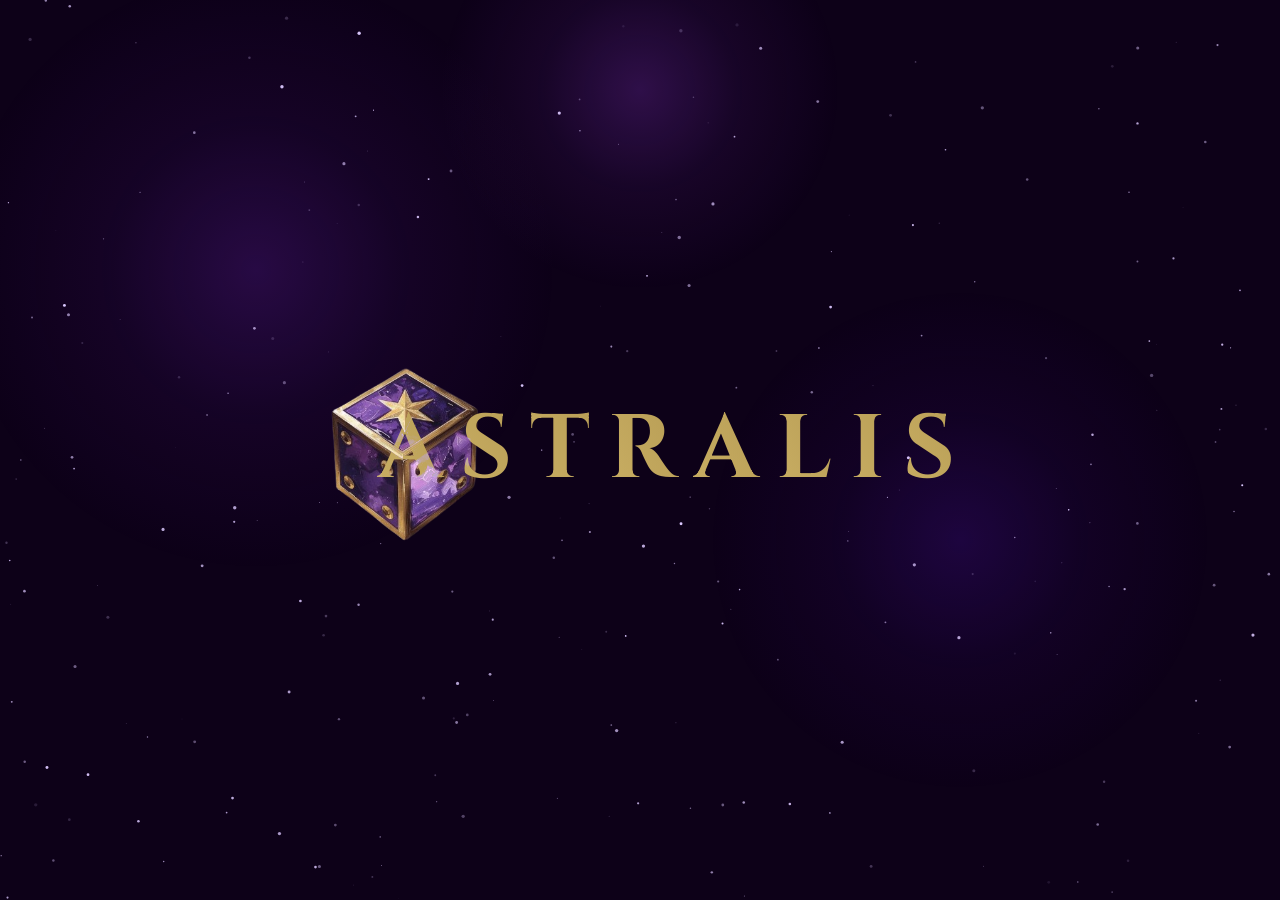
<file: index.html>
<!DOCTYPE html>
<html>
  <head>
    <title>Astralis</title>
    <link rel="icon" type="image/png" href="favicon.png">
    <link href="https://fonts.googleapis.com/css2?family=Cinzel:wght@700&display=swap" rel="stylesheet">
    <style>
      * { margin: 0; padding: 0; box-sizing: border-box; }

      body {
        background: #0d0118;
        display: flex;
        align-items: center;
        justify-content: center;
        height: 100vh;
        font-family: 'Cinzel', serif;
        overflow: hidden;
      }

      canvas {
        position: fixed;
        top: 0; left: 0;
        width: 100%; height: 100%;
        z-index: 0;
        pointer-events: none;
      }

      .splash-content {
        position: relative;
        z-index: 1;
        display: flex;
        align-items: center;
        gap: 32px;
        padding-left: 140px;
      }

      /* Logo qui traverse l'écran */
      .splash-logo {
        width: 300px;
        height: 300px;
        object-fit: contain;
        mix-blend-mode: lighten;
        position: fixed;
        top: 48%;
        transform: translateY(-50%) translateY(35px);
        z-index: 10;
        animation: lancer 1.7s cubic-bezier(.2,0,.4,1) forwards;
      }

      @keyframes lancer {
        0%   { left: 105%; rotate: 100deg; }
        90%  { rotate: -350deg; }
        100% { left: 20%;   rotate: -360deg; }
      }

      h1 {
        font-size: 90px;
        font-weight: 700;
        letter-spacing: 0.2em;
        line-height: 1;
        display: flex;
        margin-left: -70px
      }

      h1 span {
        background-image: linear-gradient(60deg, #c9ae63, #b69c54);
        background-clip: text;
        -webkit-background-clip: text;
        color: transparent;
        opacity: 0;
        animation: lettre 0.4s ease forwards;
      }

      h1 span:nth-child(8) { animation-delay: 0.85s; }
      h1 span:nth-child(7) { animation-delay: 0.95s; }
      h1 span:nth-child(6) { animation-delay: 1.15s; }
      h1 span:nth-child(5) { animation-delay: 1.25s; }
      h1 span:nth-child(4) { animation-delay: 1.35s; }
      h1 span:nth-child(3) { animation-delay: 1.45s; }
      h1 span:nth-child(2) { animation-delay: 1.55s; }
      h1 span:nth-child(1) { animation-delay: 1.65s; }

      @keyframes lettre {
  from { opacity: 0; transform: translateX(30px); }
  to   { opacity: 1; transform: translateX(0); }
}

      body.disparition {
        animation: disparition 0.8s ease forwards;
      }

      @keyframes disparition {
        from { opacity: 1; }
        to   { opacity: 0; }
      }

      

      /* Fondu disparition */
      body.disparition {
        animation: disparition 0.8s ease forwards;
      }

      @keyframes disparition {
        from { opacity: 1; }
        to   { opacity: 0; }
      }
    </style>
  </head>
  <body>
    <canvas id="stars"></canvas>

    <div class="splash-content">
      <img class="splash-logo" src="logode.png" alt="Logo Astralis">
      <h1>
        <span>A</span><span>S</span><span>T</span><span>R</span><span>A</span><span>L</span><span>I</span><span>S</span>
      </h1>
    </div>

    <script>
      const canvas = document.getElementById('stars');
      const ctx = canvas.getContext('2d');
      canvas.width = window.innerWidth;
      canvas.height = window.innerHeight;

      const nebulae = [
        { x: 0.2,  y: 0.3,  r: 300, color: '120, 40, 200' },
        { x: 0.75, y: 0.6,  r: 250, color: '80, 20, 180'  },
        { x: 0.5,  y: 0.1,  r: 200, color: '150, 60, 220' },
      ];

      const stars = Array.from({ length: 250 }, () => ({
        x: Math.random() * canvas.width,
        y: Math.random() * canvas.height,
        r: Math.random() * 1.4 + 0.3,
        opacity: Math.random(),
        dir: Math.random() > 0.5 ? 1 : -1,
        speed: Math.random() * 0.012 + 0.003
      }));

      function draw() {
        ctx.clearRect(0, 0, canvas.width, canvas.height);

        for (let n of nebulae) {
          const g = ctx.createRadialGradient(
            n.x * canvas.width, n.y * canvas.height, 0,
            n.x * canvas.width, n.y * canvas.height, n.r
          );
          g.addColorStop(0,   `rgba(${n.color}, 0.25)`);
          g.addColorStop(0.5, `rgba(${n.color}, 0.08)`);
          g.addColorStop(1,   `rgba(${n.color}, 0)`);
          ctx.beginPath();
          ctx.arc(n.x * canvas.width, n.y * canvas.height, n.r, 0, Math.PI * 2);
          ctx.fillStyle = g;
          ctx.fill();
        }

        for (let s of stars) {
          s.opacity += s.speed * s.dir;
          if (s.opacity >= 1)   { s.opacity = 1;   s.dir = -1; }
          if (s.opacity <= 0.1) { s.opacity = 0.1; s.dir =  1; }
          ctx.beginPath();
          ctx.arc(s.x, s.y, s.r, 0, Math.PI * 2);
          ctx.fillStyle = `rgba(220, 200, 255, ${s.opacity})`;
          ctx.fill();
        }

        requestAnimationFrame(draw);
      }
      draw();

      setTimeout(() => {
        document.body.classList.add('disparition');
        setTimeout(() => {
          window.location.href = 'accueil.html';
        }, 800);
      }, 2500);
    </script>
  </body>
</html>
</file>
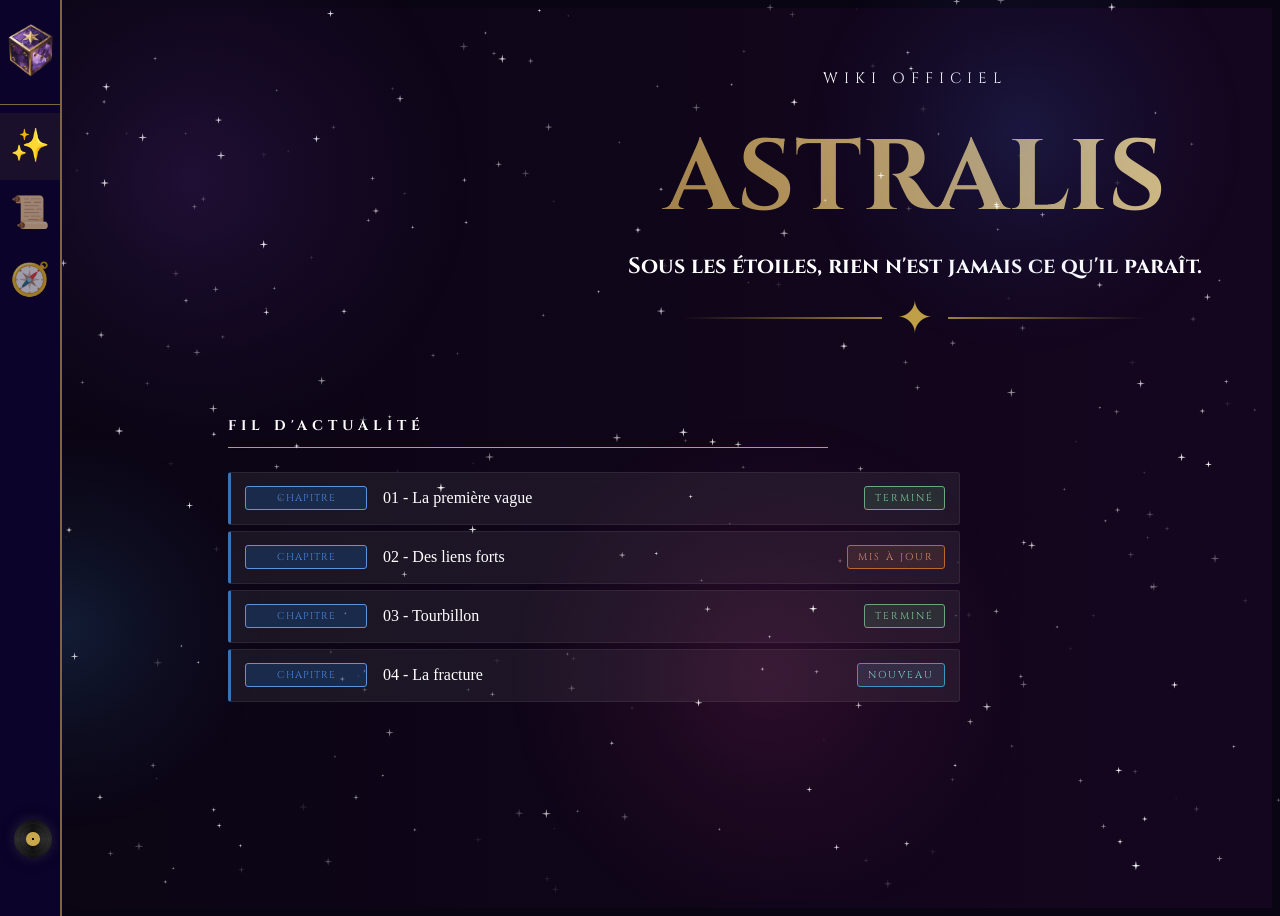
<file: accueil.html>
<!DOCTYPE html>
<html>
  <head>
    <title>Astralis - Wiki Officiel</title>
    <link rel="icon" type="image/png" href="favicon.png">
    <link rel="stylesheet" href="style.css">
    <link href="https://fonts.googleapis.com/css2?family=Cinzel:wght@700&family=Crimson+Text:ital,wght@0,400;1,400&display=swap" rel="stylesheet">
    <meta charset="UTF-8">
    <meta name="viewport" content="width=device-width, initial-scale=1.0, maximum-scale=1.0, viewport-fit=cover">
  </head>
  
  <body>
  <canvas id="stars"></canvas>

    <div class="header">
      <div class="wiki-label">Wiki Officiel</div>
      <h1>ASTRALIS</h1>
      <h3>Sous les étoiles, rien n'est jamais ce qu'il paraît.</h3>
      <div class="divider">
        <div class="divider-line"></div>
        <div class="divider-diamond">✦</div>
        <div class="divider-line"></div>
      </div>
    </div>
    
  <nav>
  <div class="sidebar">
    <div class="sidebar-logo">
    <img class="logo-icon" src="logode.png" alt="Logo Astralis">
    <span class="logo-text">ASTRALIS</span>
  </div>
    <ul>
      <li class="active">
        <a href="accueil.html">
          <span class="sidebar-icon">✨</span>
          <span>Accueil</span>
        </a>
      </li>
      <li>
        <a href="lore.html">
          <span class="sidebar-icon">📜</span>
          <span>Lore</span>
        </a>
      </li>
      <li>
        <a href="carte.html">
          <span class="sidebar-icon">🧭</span>
          <span>Carte</span>
        </a>
      </li>
    </ul>
  </div>
  </nav>

  <section class="fil-actu">
  <h2 class="section-titre">Fil d'Actualité</h2>

  <a href="chapitre1.html">
  <div class="actu-item">
    <span class="actu-type chapitre">Chapitre</span>
    <span class="actu-nom">01 - La première vague</span>
    <span class="actu-statut termine">Terminé</span>
  </div>
  </a>

  <a href="chapitre2.html">
  <div class="actu-item">
    <span class="actu-type chapitre">Chapitre</span>
    <span class="actu-nom">02 - Des liens forts</span>
    <span class="actu-statut maj">Mis à jour</span>
  </div>
  </a>

  <a href="chapitre3.html"> 
  <div class="actu-item">
    <span class="actu-type chapitre">Chapitre</span>
    <span class="actu-nom">03 - Tourbillon</span>
    <span class="actu-statut termine">Terminé</span>
  </div>
  </a>

  <a href="chapitre4.html"> 
  <div class="actu-item">
    <span class="actu-type chapitre">Chapitre</span>
    <span class="actu-nom">04 - La fracture</span>
    <span class="actu-statut nouveau">Nouveau</span>
  </div>
  </a>

  </section>

  <script src="script.js"></script>
  </body>
</html>
</file>
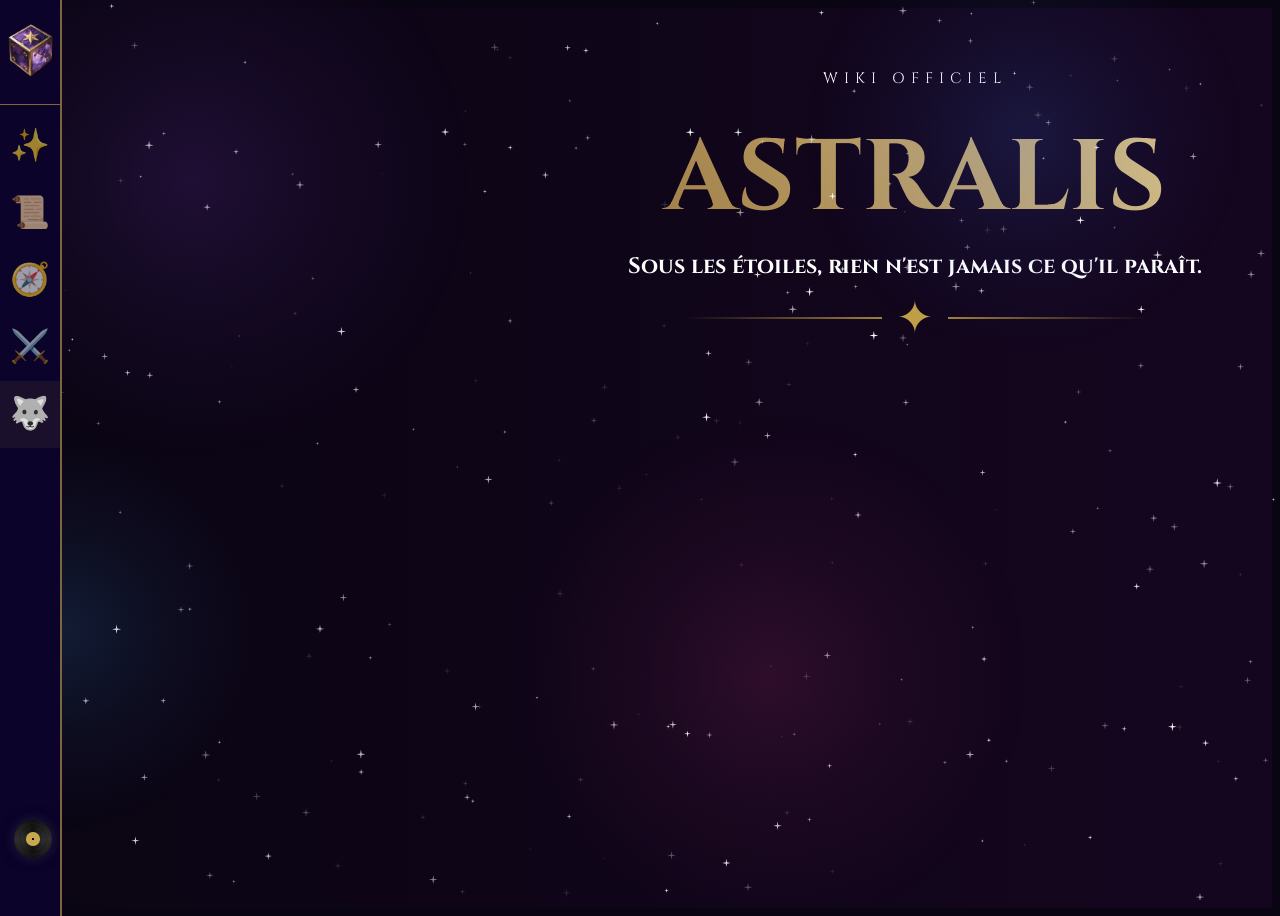
<file: bestiaire.html>
<!DOCTYPE html>
<html>
  <head>
    <title>Astralis - Wiki Officiel</title>
    <link rel="icon" type="image/png" href="favicon.png">
    <link rel="stylesheet" href="style.css">
    <link href="https://fonts.googleapis.com/css2?family=Cinzel:wght@700&family=Crimson+Text:ital,wght@0,400;1,400&display=swap" rel="stylesheet">
  </head>

  <body>
    <canvas id="stars"></canvas>
  
      <div class="header">
        <div class="wiki-label">Wiki Officiel</div>
        <h1>ASTRALIS</h1>
        <h3>Sous les étoiles, rien n'est jamais ce qu'il paraît.</h6>
        <div class="divider">
          <div class="divider-line"></div>
          <div class="divider-diamond">✦</div>
          <div class="divider-line"></div>
        </div>
      </div>

      <nav>
        <div class="sidebar">
          <div class="sidebar-logo">
          <img class="logo-icon" src="logode.png" alt="Logo Astralis">
          <span class="logo-text">ASTRALIS</span>
        </div>
          <ul>
            <li>
              <a href="accueil.html">
                <span class="sidebar-icon">✨</span>
                <span>Accueil</span>
              </a>
            </li>
            <li>
              <a href="lore.html">
                <span class="sidebar-icon">📜</span>
                <span>Lore</span>
              </a>
            </li>
            <li>
              <a href="carte.html">
                <span class="sidebar-icon">🧭</span>
                <span>Carte</span>
              </a>
            </li>
            <li>
              <a href="personnages.html">
                <span class="sidebar-icon">⚔️</span>
                <span>Héros</span>
              </a>
            </li>
            <li class="active">
              <a href="bestiaire.html">
                <span class="sidebar-icon">🐺</span>
                <span>Bestiaire</span>
              </a>
            </li>
          </ul>
        </div>
      </nav>

      <script src="script.js"></script>
  </body>
</html>
</file>
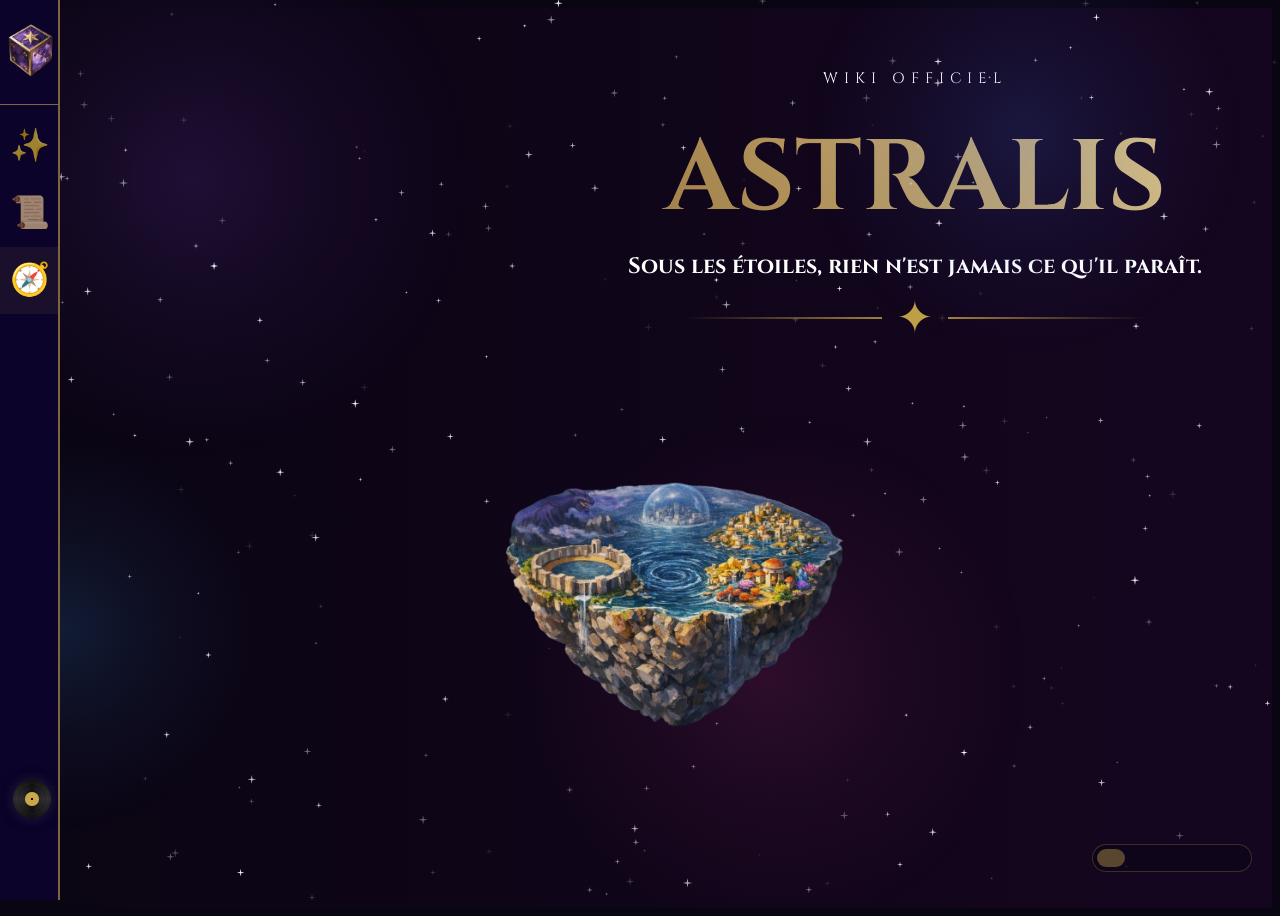
<file: carte.html>
<!DOCTYPE html>
<html>
  <head>
    <title>Astralis - Wiki Officiel</title>
    <link rel="icon" type="image/png" href="favicon.png">
    <link rel="stylesheet" href="style.css">
    <link href="https://fonts.googleapis.com/css2?family=Cinzel:wght@700&family=Crimson+Text:ital@1&display=swap" rel="stylesheet">
    <meta name="viewport" content="width=device-width, initial-scale=1.0, maximum-scale=1.0, viewport-fit=cover">
    <style>
      * { margin: 10; padding: 10; box-sizing: border-box; }


.sidebar {
  z-index: 200;
}

nav {
  position: relative;
  z-index: 300;
}

.carte-wrapper {
  position: fixed;
  top: 0; left: 0;
  z-index: 1;
}

/* ── ÎLES ── */
.ile {
  position: absolute;
  display: flex;
  flex-direction: column;
  align-items: center;
  cursor: pointer;
  transition: transform 0.35s cubic-bezier(.34,1.56,.64,1), filter 0.35s ease;
  filter: drop-shadow(0 0 0px rgba(201,168,76,0));
  user-select: none;
  text-decoration: none;
  color: inherit;
}
.ile:visited,
.ile:hover,
.ile:active {
  text-decoration: none;
}
.ile:visited .ile-label {
  color: #ffffff;
}
.ile:hover {
  transform: translateY(-18px) scale(1.04);
  filter: drop-shadow(0 0 10px var(--ile-color, rgba(38, 137, 194, 0.6)));
}

.ile img {
  width: 350px;
  pointer-events: none;
  animation: float 6s ease-in-out infinite;
}
.ile:nth-child(1) img { animation-delay: 0s; }
.ile:nth-child(2) img { animation-delay: 1.5s; }
.ile:nth-child(3) img { animation-delay: 3s; }
.ile:nth-child(4) img { animation-delay: 0.8s; }
.ile:nth-child(5) img { animation-delay: 2.2s; }

@keyframes float {
  0%, 100% { transform: translateY(0px); }
  50%       { transform: translateY(-14px); }
}

.ile-label {
  font-family: 'Cinzel', serif;
  font-size: 1rem;
  letter-spacing: 0.25em;
  color: #ffffff;
  text-transform: uppercase;
  margin-top: -70px;
  text-shadow: 0 0 10px var(--ile-color, rgb(38, 137, 194, 0.9));
  opacity: 0;
  transform: translateY(6px);
  transition: opacity 0.3s ease, transform 0.3s ease;
  white-space: nowrap;
}
.ile:hover .ile-label {
  opacity: 1;
  transform: translateY(0);
}


/* ── MINIMAP ── */
.minimap {
  position: fixed;
  bottom: 28px;
  right: 28px;
  z-index: 20;
  width: 160px;
  height: 28px;
  background: rgba(10,5,25,0.6);
  border: 1px solid rgba(201,168,76,0.25);
  border-radius: 20px;
  overflow: hidden;
}
.minimap-cursor {
  position: absolute;
  top: 4px;
  left: 4px;
  height: calc(100% - 8px);
  width: 28px;
  background: rgba(201,168,76,0.4);
  border-radius: 12px;
  transition: left 0.08s linear;
}
@media (max-width: 768px) {
  .carte-wrapper {
    touch-action: none;  
  }

  .ile img {
    width: 200px; 
    margin-top: -130px;
    margin-left: -700px;     
  }

  .ile-label {
    margin-top: -40px;
    font-size: 0.8rem;
  }

  .minimap {
    bottom: 100px;        
    right: 16px;
  }
}

    </style>
  </head>

  <body>
  <canvas id="stars"></canvas>

    <div class="header">
      <div class="wiki-label">Wiki Officiel</div>
      <h1>ASTRALIS</h1>
      <h3>Sous les étoiles, rien n'est jamais ce qu'il paraît.</h6>
      <div class="divider">
        <div class="divider-line"></div>
        <div class="divider-diamond">✦</div>
        <div class="divider-line"></div>
      </div>
    </div>
    
  <nav>
  <div class="sidebar">
    <div class="sidebar-logo">
    <img class="logo-icon" src="logode.png" alt="Logo Astralis">
    <span class="logo-text">ASTRALIS</span>
  </div>
    <ul>
      <li>
        <a href="accueil.html">
          <span class="sidebar-icon">✨</span>
          <span>Accueil</span>
        </a>
      </li>
      <li>
        <a href="lore.html">
          <span class="sidebar-icon">📜</span>
          <span>Lore</span>
        </a>
      </li>
      <li class="active">
        <a href="carte.html">
          <span class="sidebar-icon">🧭</span>
          <span>Carte</span>
        </a>
      </li>
    </ul>
  </div>
  </nav>

    <div class="carte-wrapper">
      <div class="carte-world" id="carteWorld">

        <a class="ile" href="" style="left: 500px; top: 300px; --ile-color: #4a9ebb;">
          <img src="nerelysface.png" alt="Île 1">
          <span class="ile-label">Nérélys</span>
        </a>

        

      </div>
    </div>

    <div class="minimap">
      <div class="minimap-cursor" id="minimapCursor"></div>
    </div>

     <script>
      const world = document.getElementById('carteWorld');
      const minimapCursor = document.getElementById('minimapCursor');
      const WORLD_WIDTH = 4000;
      let offsetX = 0;

      function getMaxOffset() {
        return -(WORLD_WIDTH - window.innerWidth);
      }

      function clamp(val, min, max) {
        return Math.min(Math.max(val, min), max);
      }

      function applyOffset() {
        world.style.transform = `translateX(${offsetX}px)`;
        const ratio = offsetX / getMaxOffset();
        const maxLeft = 160 - 28 - 8;
        minimapCursor.style.left = (4 + ratio * maxLeft) + 'px';
      }

      // Molette → horizontal
      window.addEventListener('wheel', (e) => {
        e.preventDefault();
        offsetX = clamp(offsetX - e.deltaY * 1.5, getMaxOffset(), 0);
        applyOffset();
      }, { passive: false });

      // Drag souris
      let isDragging = false;
      let dragStartX = 0;
      let offsetAtDrag = 0;

      window.addEventListener('mousedown', (e) => {
        isDragging = true;
        dragStartX = e.clientX;
        offsetAtDrag = offsetX;
        document.body.style.cursor = 'grabbing';
      });
      window.addEventListener('mousemove', (e) => {
        if (!isDragging) return;
        offsetX = clamp(offsetAtDrag + (e.clientX - dragStartX), getMaxOffset(), 0);
        applyOffset();
      });
      window.addEventListener('mouseup', () => {
        isDragging = false;
        document.body.style.cursor = '';
      });

      // Drag au doigt
let touchStartX = 0;
let offsetAtTouch = 0;

window.addEventListener('touchstart', (e) => {
  touchStartX = e.touches[0].clientX;
  offsetAtTouch = offsetX;
}, { passive: true });

window.addEventListener('touchmove', (e) => {
  offsetX = clamp(offsetAtTouch + (e.touches[0].clientX - touchStartX), getMaxOffset(), 0);
  applyOffset();
}, { passive: true });

// Si on tourne le téléphone, on recalcule les limites
window.addEventListener('resize', () => {
  offsetX = clamp(offsetX, getMaxOffset(), 0);
  applyOffset();
});

// Clic sur une île → ouvre sa page
document.querySelectorAll('.ile').forEach((ile) => {
  ile.addEventListener('click', () => {
    window.location.href = ile.getAttribute('href');
  });
});
      applyOffset();
     </script>

     <script src="script.js"></script>
  </body>
</html>
</file>
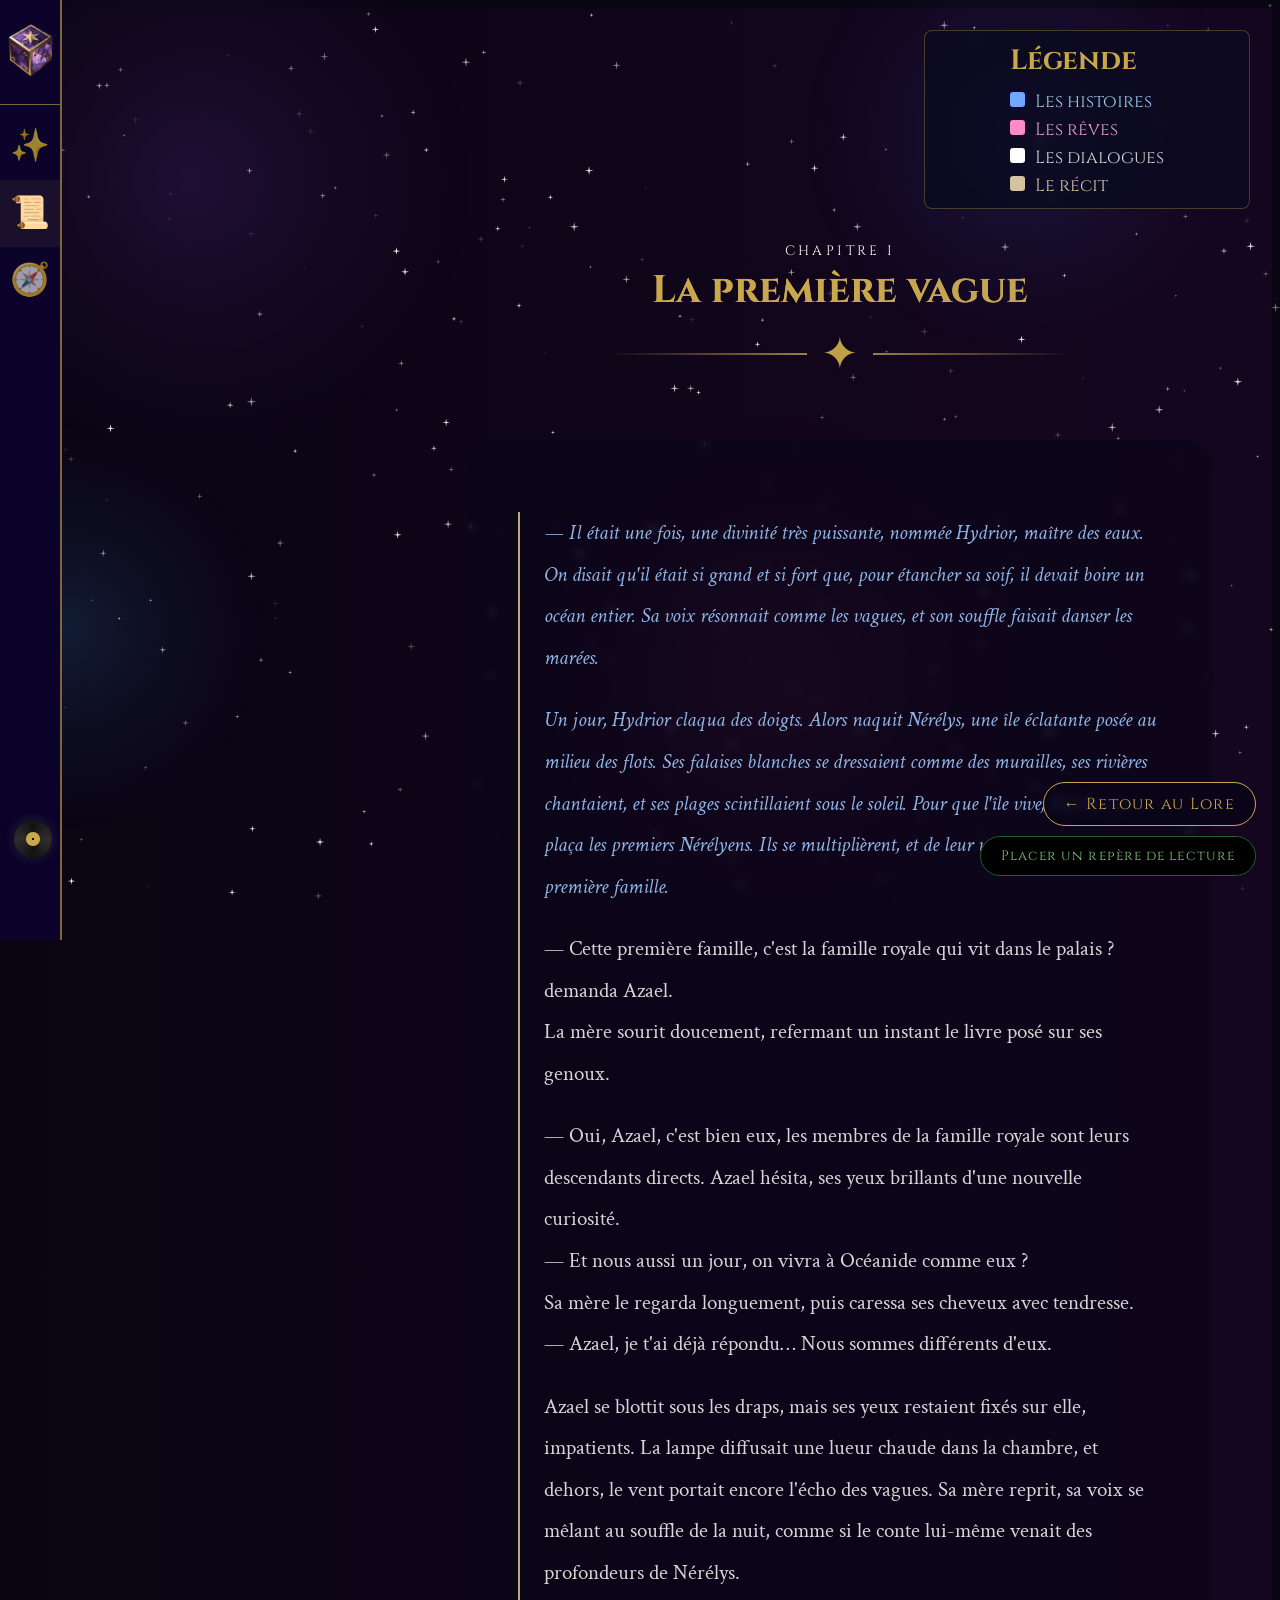
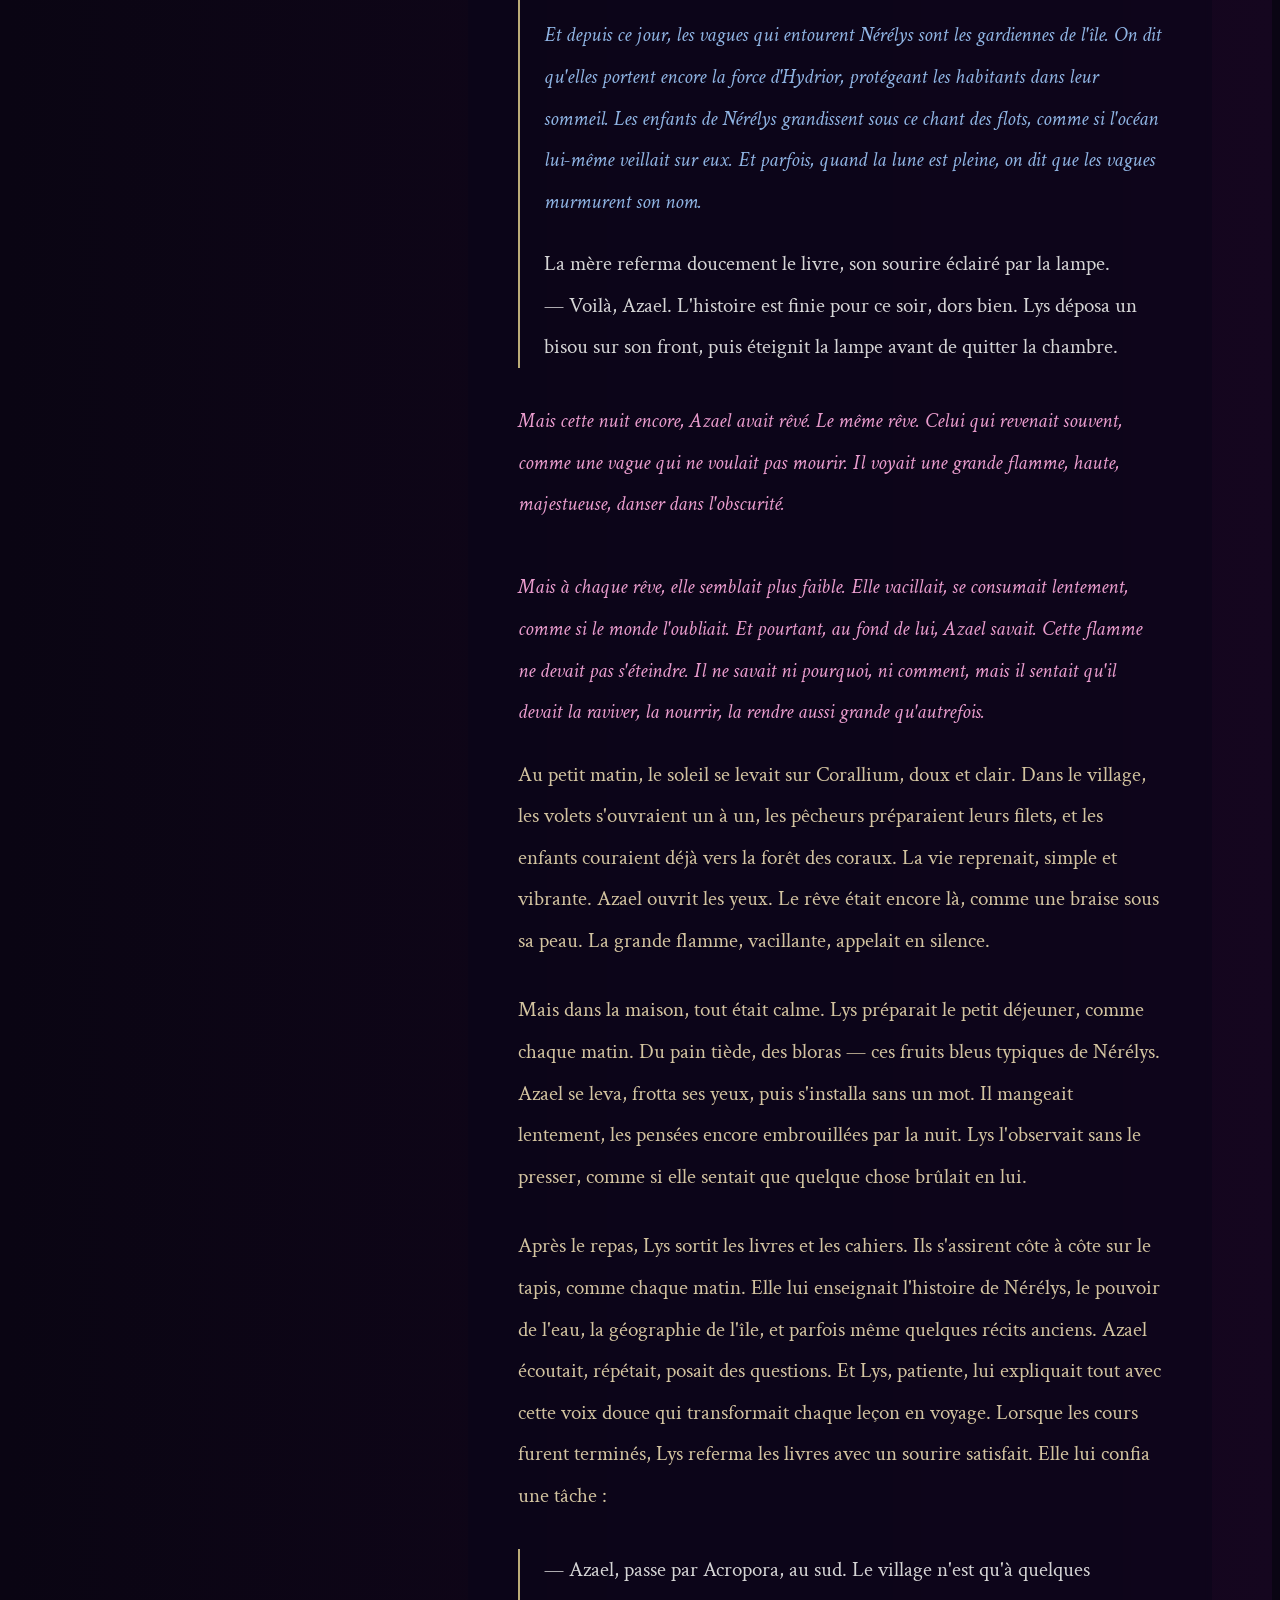
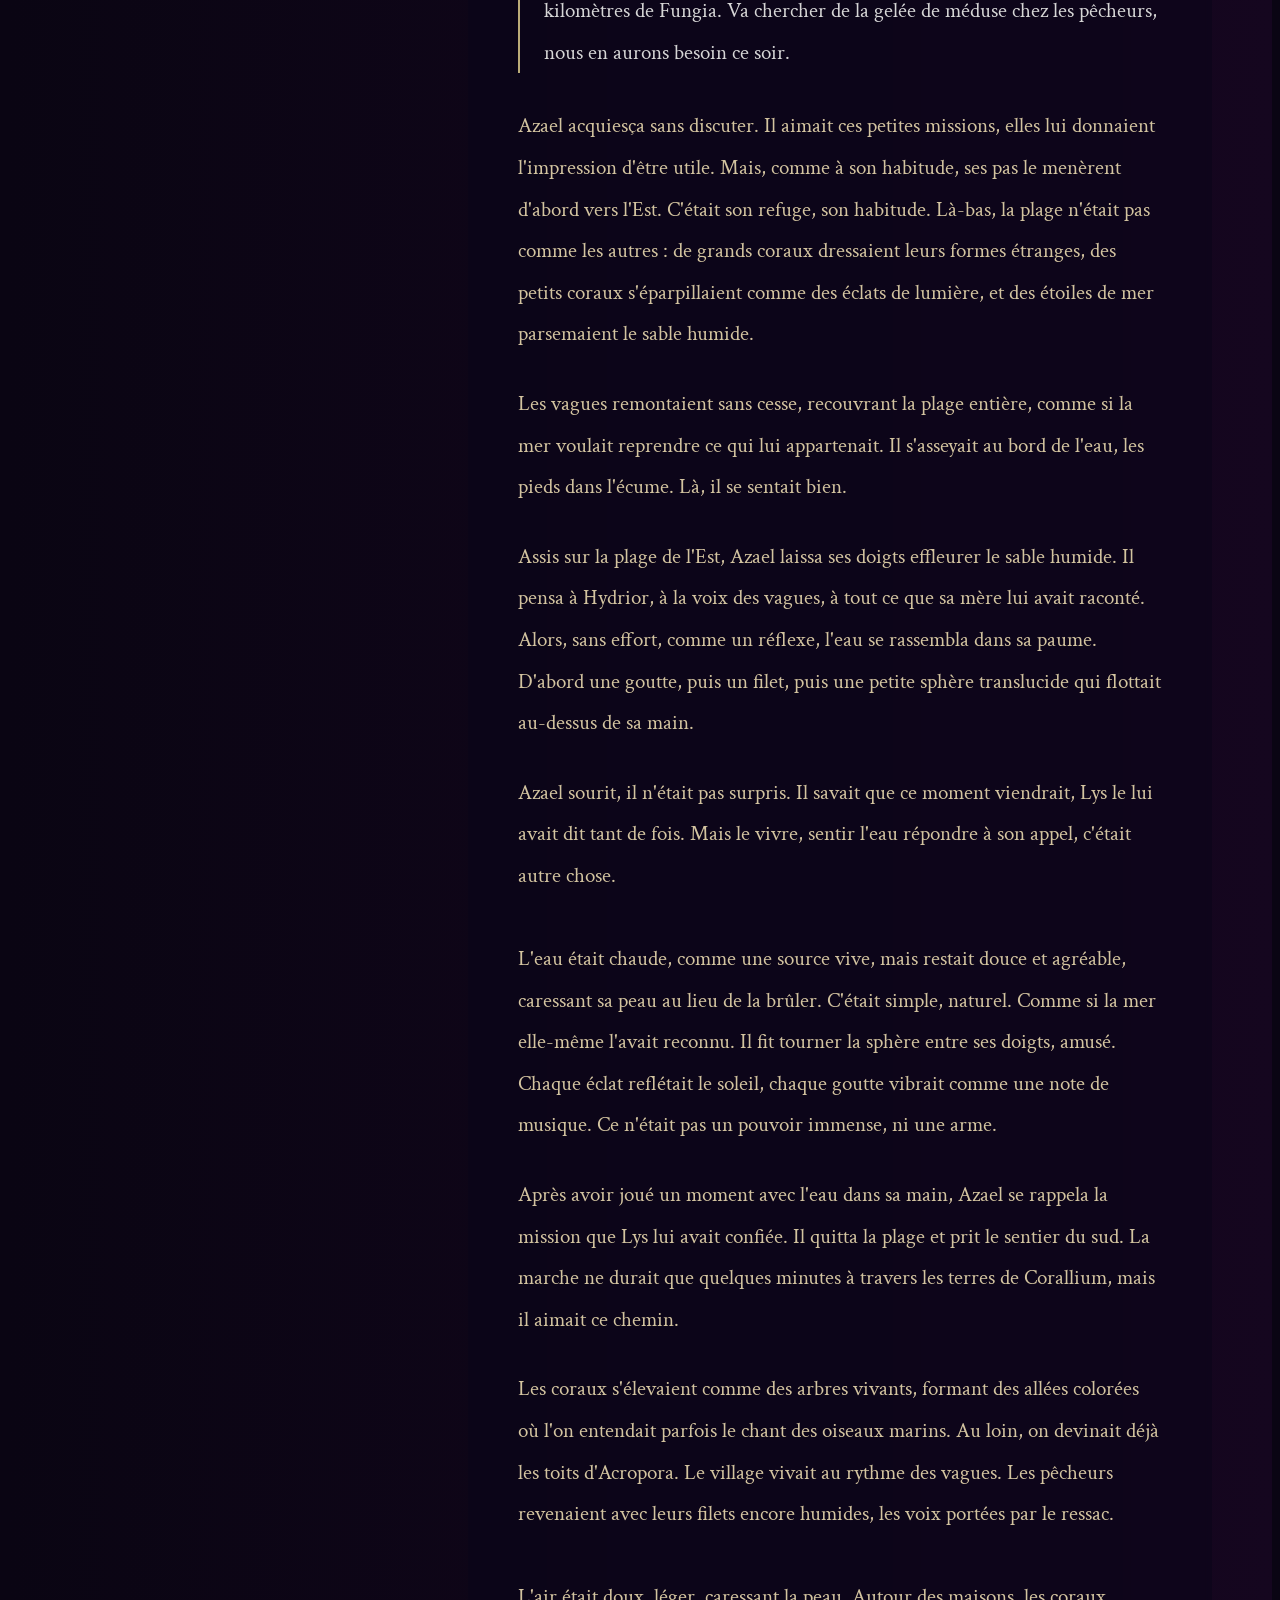
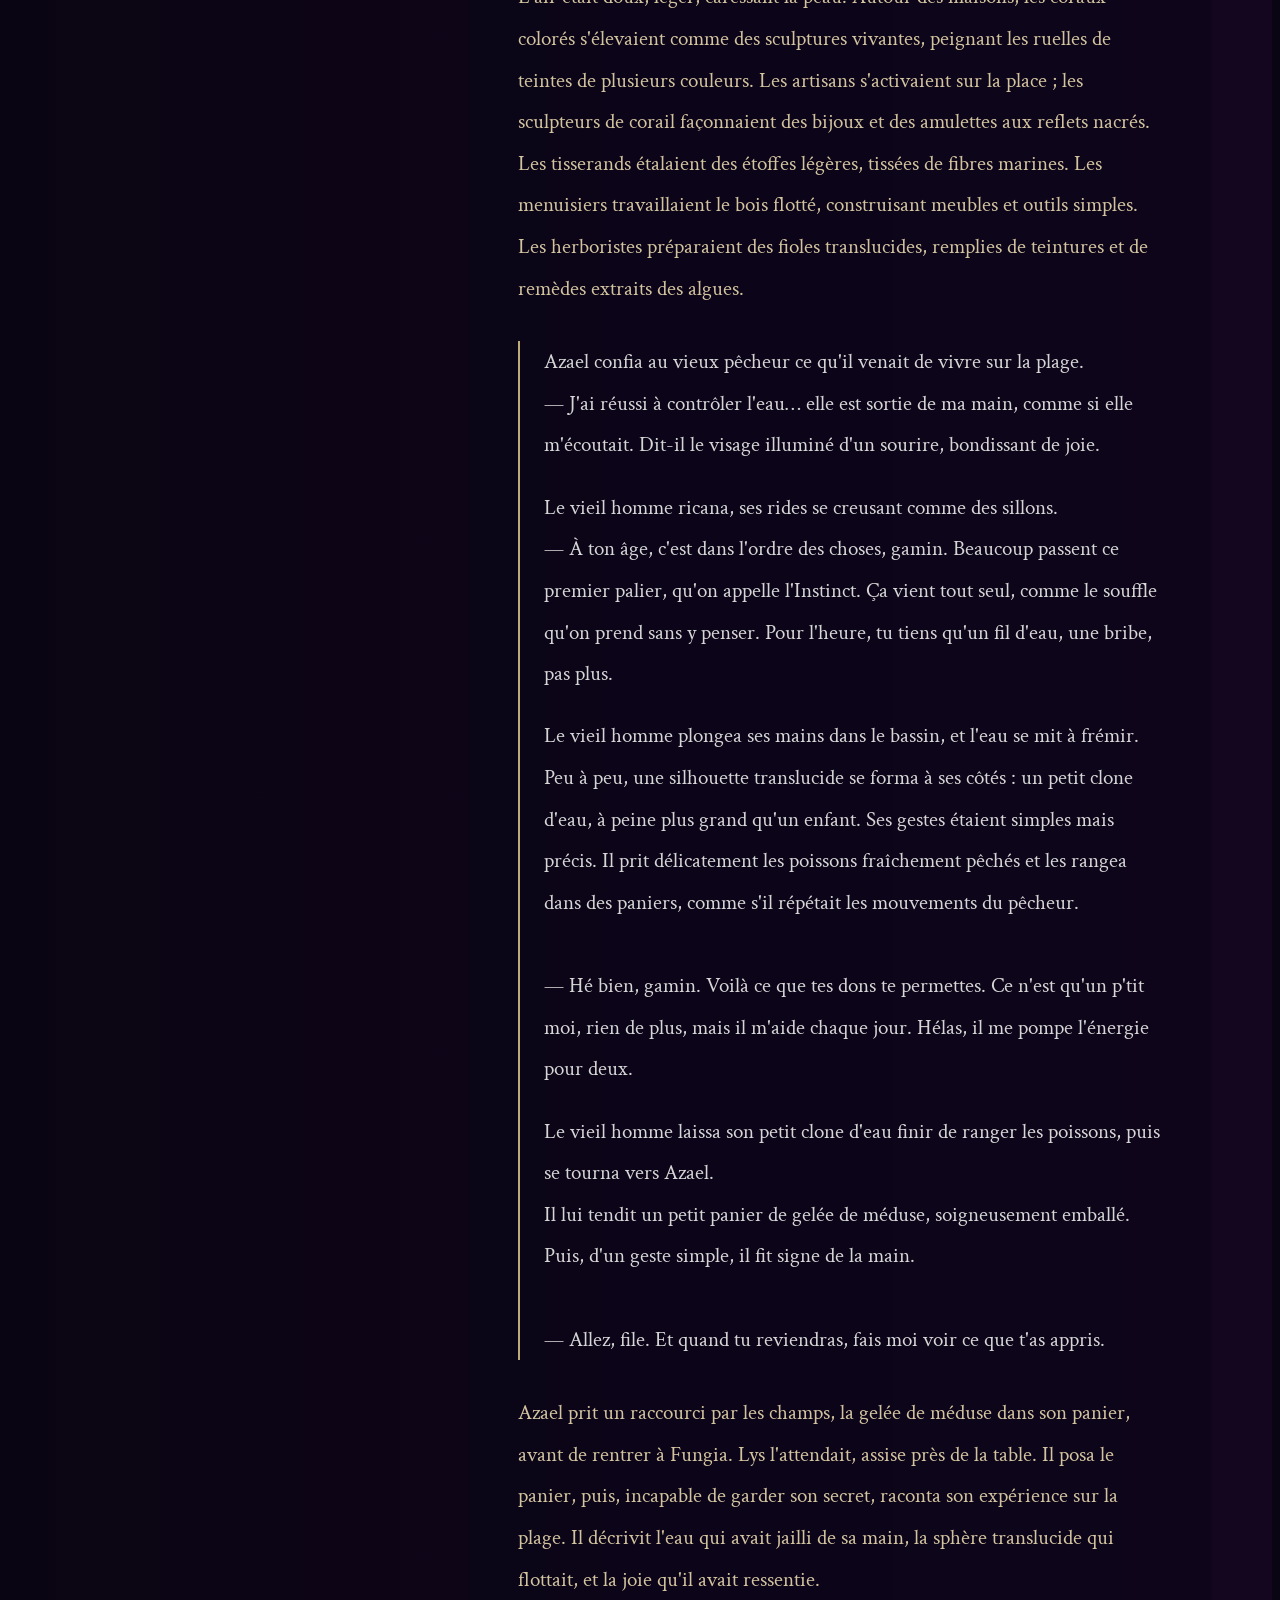
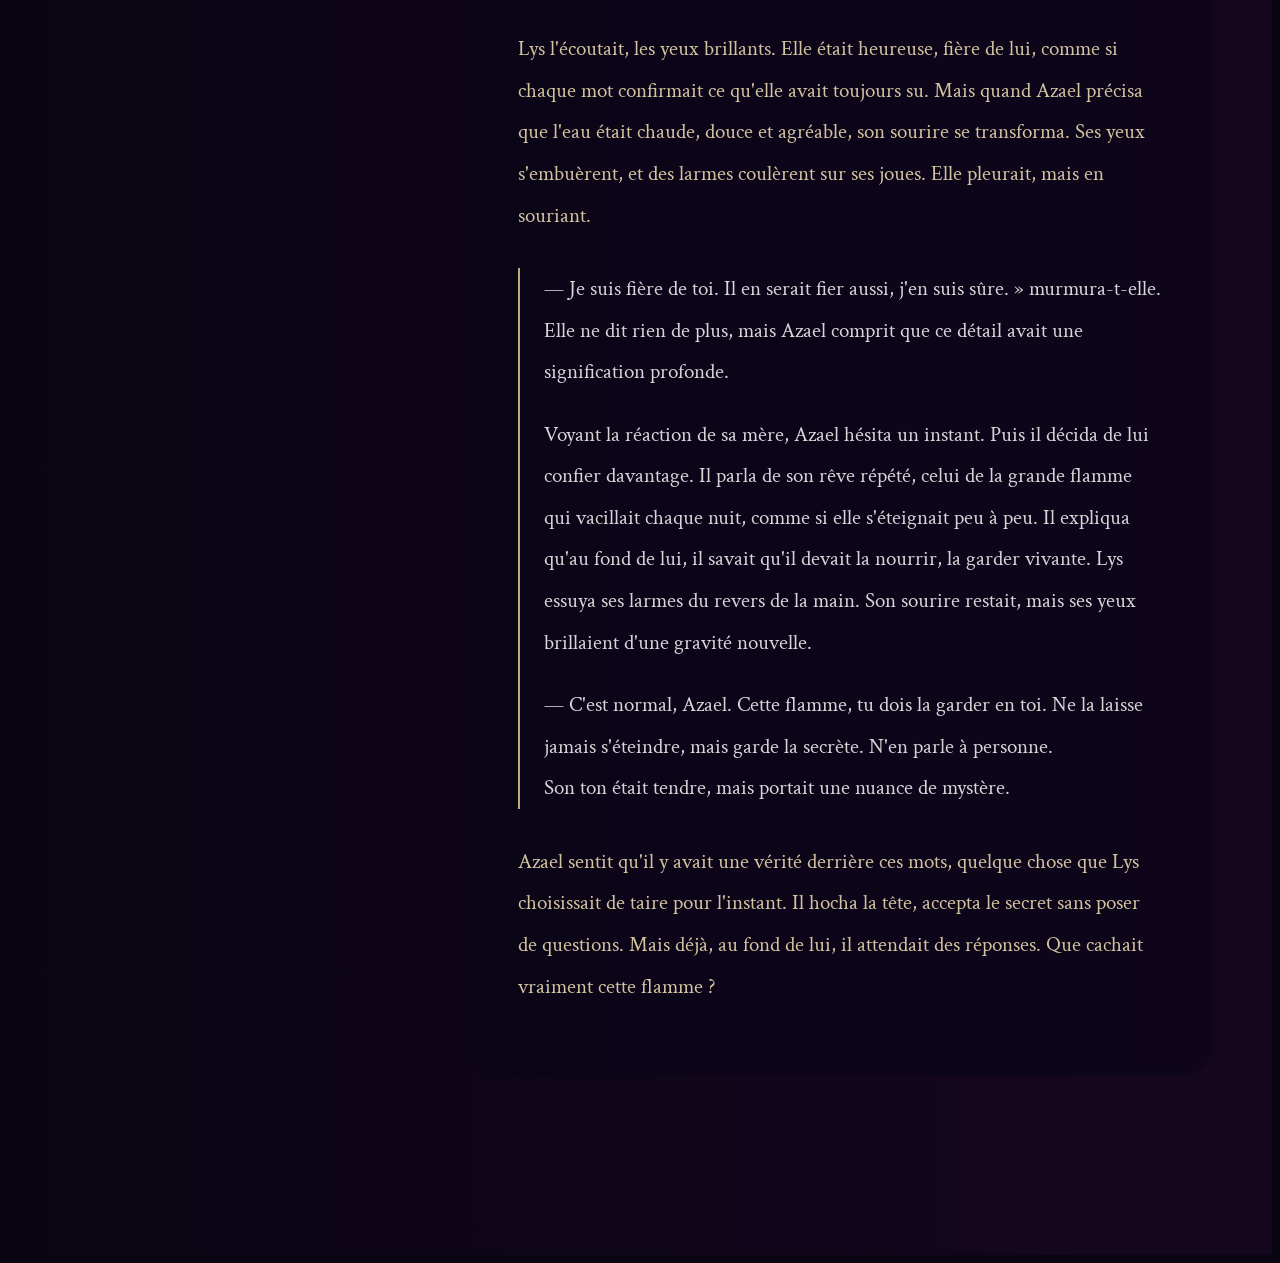
<file: chapitre1.html>
<!DOCTYPE html>
<html>
  <head>
    <title>Astralis - Wiki Officiel</title>
    <link rel="icon" type="image/png" href="favicon.png">
    <link rel="stylesheet" href="style.css">
    <link href="https://fonts.googleapis.com/css2?family=Cinzel:wght@700&family=Crimson+Text:ital@1&display=swap" rel="stylesheet">
    <meta charset="UTF-8">
    <meta name="viewport" content="width=device-width, initial-scale=1.0, maximum-scale=1.0, viewport-fit=cover">
  </head>
  
  <body>
  <canvas id="stars"></canvas>
    
  <nav>
  <div class="sidebar">
    <div class="sidebar-logo">
    <img class="logo-icon" src="logode.png" alt="Logo Astralis">
    <span class="logo-text">ASTRALIS</span>
  </div>
    <ul>
      <li>
        <a href="accueil.html">
          <span class="sidebar-icon">✨</span>
          <span>Accueil</span>
        </a>
      </li>
      <li class="active">
        <a href="lore.html">
          <span class="sidebar-icon">📜</span>
          <span>Lore</span>
        </a>
      </li>
      <li>
        <a href="carte.html">
          <span class="sidebar-icon">🧭</span>
          <span>Carte</span>
        </a>
      </li>
    </ul>
  </div>
  </nav>

  <div class="chapitre-wrapper">
    <div class="legende">
    <p class="legende-titre">Légende</p>
    <p class="l-conte"><span class="pastille p-conte"></span> Les histoires</p>
    <p class="l-reve"><span class="pastille p-reve"></span> Les rêves</p>
    <p class="l-dialogue"><span class="pastille p-dialogue"></span> Les dialogues</p>
    <p class="l-recit"><span class="pastille p-recit"></span> Le récit</p>
    </div>
  <div class="chapitre-header">
    <p class="chapitre-label">CHAPITRE I</p>
    <h1 class="chapitre-title">La première vague</h1>
    <div class="divider">
      <div class="divider-line"></div>
      <div class="divider-diamond">✦</div>
      <div class="divider-line"></div>
    </div>
  </div>

    <div class="chapitre-content">

      <div class="dialogue-block">
        <p><span class="conte">  — Il était une fois, une divinité très puissante, nommée Hydrior, maître des eaux. On disait qu'il était si grand et si fort que, pour étancher sa soif, il devait boire un océan entier. Sa voix résonnait comme les vagues, et son souffle faisait danser les marées. <p><span class="conte">Un jour, Hydrior claqua des doigts. Alors naquit Nérélys, une île éclatante posée au milieu des flots. Ses falaises blanches se dressaient comme des murailles, ses rivières chantaient, et ses plages scintillaient sous le soleil. Pour que l'île vive, Hydrior y plaça les premiers Nérélyens. Ils se multiplièrent, et de leur union naquit la toute première famille.  
        <p>— Cette première famille, c'est la famille royale qui vit dans le palais ? demanda Azael.<br>
        La mère sourit doucement, refermant un instant le livre posé sur ses genoux.<br>
        <p>— Oui, Azael, c'est bien eux, les membres de la famille royale sont leurs descendants directs. Azael hésita, ses yeux brillants d'une nouvelle curiosité.<br>
        — Et nous aussi un jour, on vivra à Océanide comme eux ? <br>Sa mère le regarda longuement, puis caressa ses cheveux avec tendresse.<br>
        — Azael, je t'ai déjà répondu… Nous sommes différents d'eux.</p>
        <p>Azael se blottit sous les draps, mais ses yeux restaient fixés sur elle, impatients. La lampe diffusait une lueur chaude dans la chambre, et dehors, le vent portait encore l'écho des vagues. Sa mère reprit, sa voix se mêlant au souffle de la nuit, comme si le conte lui-même venait des profondeurs de Nérélys.</p>
        <p><span class="conte">Et depuis ce jour, les vagues qui entourent Nérélys sont les gardiennes de l'île. On dit qu'elles portent encore la force d'Hydrior, protégeant les habitants dans leur sommeil. Les enfants de Nérélys grandissent sous ce chant des flots, comme si l'océan lui-même veillait sur eux. Et parfois, quand la lune est pleine, on dit que les vagues murmurent son nom.</span></p>
        <p>La mère referma doucement le livre, son sourire éclairé par la lampe.<br>
        — Voilà, Azael. L'histoire est finie pour ce soir, dors bien. Lys déposa un bisou sur son front, puis éteignit la lampe avant de quitter la chambre.</p>
      </div>

      <div class="reve-block">
      <p>Mais cette nuit encore, Azael avait rêvé. Le même rêve. Celui qui revenait souvent, comme une vague qui ne voulait pas mourir. Il voyait une grande flamme, haute, majestueuse, danser dans l'obscurité.<br>
      <br>Mais à chaque rêve, elle semblait plus faible. Elle vacillait, se consumait lentement, comme si le monde l'oubliait. Et pourtant, au fond de lui, Azael savait. Cette flamme ne devait pas s'éteindre. Il ne savait ni pourquoi, ni comment, mais il sentait qu'il devait la raviver, la nourrir, la rendre aussi grande qu'autrefois.</p></div>

      <p>Au petit matin, le soleil se levait sur Corallium, doux et clair. Dans le village, les volets s'ouvraient un à un, les pêcheurs préparaient leurs filets, et les enfants couraient déjà vers la forêt des coraux. La vie reprenait, simple et vibrante. Azael ouvrit les yeux. Le rêve était encore là, comme une braise sous sa peau. La grande flamme, vacillante, appelait en silence. <p> Mais dans la maison, tout était calme. Lys préparait le petit déjeuner, comme chaque matin. Du pain tiède, des bloras — ces fruits bleus typiques de Nérélys. Azael se leva, frotta ses yeux, puis s'installa sans un mot. Il mangeait lentement, les pensées encore embrouillées par la nuit. Lys l'observait sans le presser, comme si elle sentait que quelque chose brûlait en lui.</p>

      <p>Après le repas, Lys sortit les livres et les cahiers. Ils s'assirent côte à côte sur le tapis, comme chaque matin. Elle lui enseignait l'histoire de Nérélys, le pouvoir de l'eau, la géographie de l'île, et parfois même quelques récits anciens. Azael écoutait, répétait, posait des questions. Et Lys, patiente, lui expliquait tout avec cette voix douce qui transformait chaque leçon en voyage. Lorsque les cours furent terminés, Lys referma les livres avec un sourire satisfait. Elle lui confia une tâche :</p>

      <div class="dialogue-block">
      <p>— Azael, passe par Acropora, au sud. Le village n'est qu'à quelques kilomètres de Fungia. Va chercher de la gelée de méduse chez les pêcheurs, nous en aurons besoin ce soir.</p>
      </div>

      <p>Azael acquiesça sans discuter. Il aimait ces petites missions, elles lui donnaient l'impression d'être utile. Mais, comme à son habitude, ses pas le menèrent d'abord vers l'Est. C'était son refuge, son habitude. Là-bas, la plage n'était pas comme les autres : de grands coraux dressaient leurs formes étranges, des petits coraux s'éparpillaient comme des éclats de lumière, et des étoiles de mer parsemaient le sable humide. <p> Les vagues remontaient sans cesse, recouvrant la plage entière, comme si la mer voulait reprendre ce qui lui appartenait. Il s'asseyait au bord de l'eau, les pieds dans l'écume. Là, il se sentait bien.</p>

      <p>Assis sur la plage de l'Est, Azael laissa ses doigts effleurer le sable humide. Il pensa à Hydrior, à la voix des vagues, à tout ce que sa mère lui avait raconté. Alors, sans effort, comme un réflexe, l'eau se rassembla dans sa paume. D'abord une goutte, puis un filet, puis une petite sphère translucide qui flottait au-dessus de sa main.<p> Azael sourit, il n'était pas surpris. Il savait que ce moment viendrait, Lys le lui avait dit tant de fois. Mais le vivre, sentir l'eau répondre à son appel, c'était autre chose.<br>
      <br>L'eau était chaude, comme une source vive, mais restait douce et agréable, caressant sa peau au lieu de la brûler. C'était simple, naturel. Comme si la mer elle-même l'avait reconnu. Il fit tourner la sphère entre ses doigts, amusé. Chaque éclat reflétait le soleil, chaque goutte vibrait comme une note de musique. Ce n'était pas un pouvoir immense, ni une arme.</p>

      <p>Après avoir joué un moment avec l'eau dans sa main, Azael se rappela la mission que Lys lui avait confiée. Il quitta la plage et prit le sentier du sud. La marche ne durait que quelques minutes à travers les terres de Corallium, mais il aimait ce chemin.<p> Les coraux s'élevaient comme des arbres vivants, formant des allées colorées où l'on entendait parfois le chant des oiseaux marins. Au loin, on devinait déjà les toits d'Acropora. Le village vivait au rythme des vagues. Les pêcheurs revenaient avec leurs filets encore humides, les voix portées par le ressac.<br>
      <br>L'air était doux, léger, caressant la peau. Autour des maisons, les coraux colorés s'élevaient comme des sculptures vivantes, peignant les ruelles de teintes de plusieurs couleurs. Les artisans s'activaient sur la place ; les sculpteurs de corail façonnaient des bijoux et des amulettes aux reflets nacrés. 
      Les tisserands étalaient des étoffes légères, tissées de fibres marines. Les menuisiers travaillaient le bois flotté, construisant meubles et outils simples. Les herboristes préparaient des fioles translucides, remplies de teintures et de remèdes extraits des algues.</p>

      <div class="dialogue-block">
        <p>Azael confia au vieux pêcheur ce qu'il venait de vivre sur la plage.<br>
        — J'ai réussi à contrôler l'eau… elle est sortie de ma main, comme si elle m'écoutait. Dit-il le visage illuminé d'un sourire, bondissant de joie.<br>
        <p>Le vieil homme ricana, ses rides se creusant comme des sillons.<br>
        — À ton âge, c'est dans l'ordre des choses, gamin. Beaucoup passent ce premier palier, qu'on appelle l'Instinct. Ça vient tout seul, comme le souffle qu'on prend sans y penser. Pour l'heure, tu tiens qu'un fil d'eau, une bribe, pas plus. </p>
        <p>Le vieil homme plongea ses mains dans le bassin, et l'eau se mit à frémir. Peu à peu, une silhouette translucide se forma à ses côtés : un petit clone d'eau, à peine plus grand qu'un enfant. Ses gestes étaient simples mais précis. Il prit délicatement les poissons fraîchement pêchés et les rangea dans des paniers, comme s'il répétait les mouvements du pêcheur.<br>
        <br>— Hé bien, gamin. Voilà ce que tes dons te permettes. Ce n'est qu'un p'tit moi, rien de plus, mais il m'aide chaque jour. Hélas, il me pompe l'énergie pour deux. </p>
        <p>Le vieil homme laissa son petit clone d'eau finir de ranger les poissons, puis se tourna vers Azael.<br>
        Il lui tendit un petit panier de gelée de méduse, soigneusement emballé. Puis, d'un geste simple, il fit signe de la main.<br>
        <br>— Allez, file. Et quand tu reviendras, fais moi voir ce que t'as appris. </p>
      </div>

      <p>Azael prit un raccourci par les champs, la gelée de méduse dans son panier, avant de rentrer à Fungia. Lys l'attendait, assise près de la table. Il posa le panier, puis, incapable de garder son secret, raconta son expérience sur la plage. Il décrivit l'eau qui avait jailli de sa main, la sphère translucide qui flottait, et la joie qu'il avait ressentie. <p>Lys l'écoutait, les yeux brillants. Elle était heureuse, fière de lui, comme si chaque mot confirmait ce qu'elle avait toujours su. Mais quand Azael précisa que l'eau était chaude, douce et agréable, son sourire se transforma. Ses yeux s'embuèrent, et des larmes coulèrent sur ses joues. Elle pleurait, mais en souriant.</p>

      <div class="dialogue-block">
        <p>— Je suis fière de toi. Il en serait fier aussi, j'en suis sûre. » murmura-t-elle.
        <br> Elle ne dit rien de plus, mais Azael comprit que ce détail avait une signification profonde. <p>Voyant la réaction de sa mère, Azael hésita un instant. Puis il décida de lui confier davantage. Il parla de son rêve répété, celui de la grande flamme qui vacillait chaque nuit, comme si elle s'éteignait peu à peu. Il expliqua qu'au fond de lui, il savait qu'il devait la nourrir, la garder vivante. Lys essuya ses larmes du revers de la main. Son sourire restait, mais ses yeux brillaient d'une gravité nouvelle.
        <p>— C'est normal, Azael. Cette flamme, tu dois la garder en toi. Ne la laisse jamais s'éteindre, mais garde la secrète. N'en parle à personne. 
        <br> Son ton était tendre, mais portait une nuance de mystère.
      </div>

      <p>Azael sentit qu'il y avait une vérité derrière ces mots, quelque chose que Lys choisissait de taire pour l'instant. Il hocha la tête, accepta le secret sans poser de questions. Mais déjà, au fond de lui, il attendait des réponses. Que cachait vraiment cette flamme ?</p>

    </div>

    <div class="chapitre-nav">
      <a href="lore.html" class="chapitre-retour">← Retour au Lore</a>
    </div>
  </div>

  <script src="script.js"></script>
  </body>
</html>
</file>
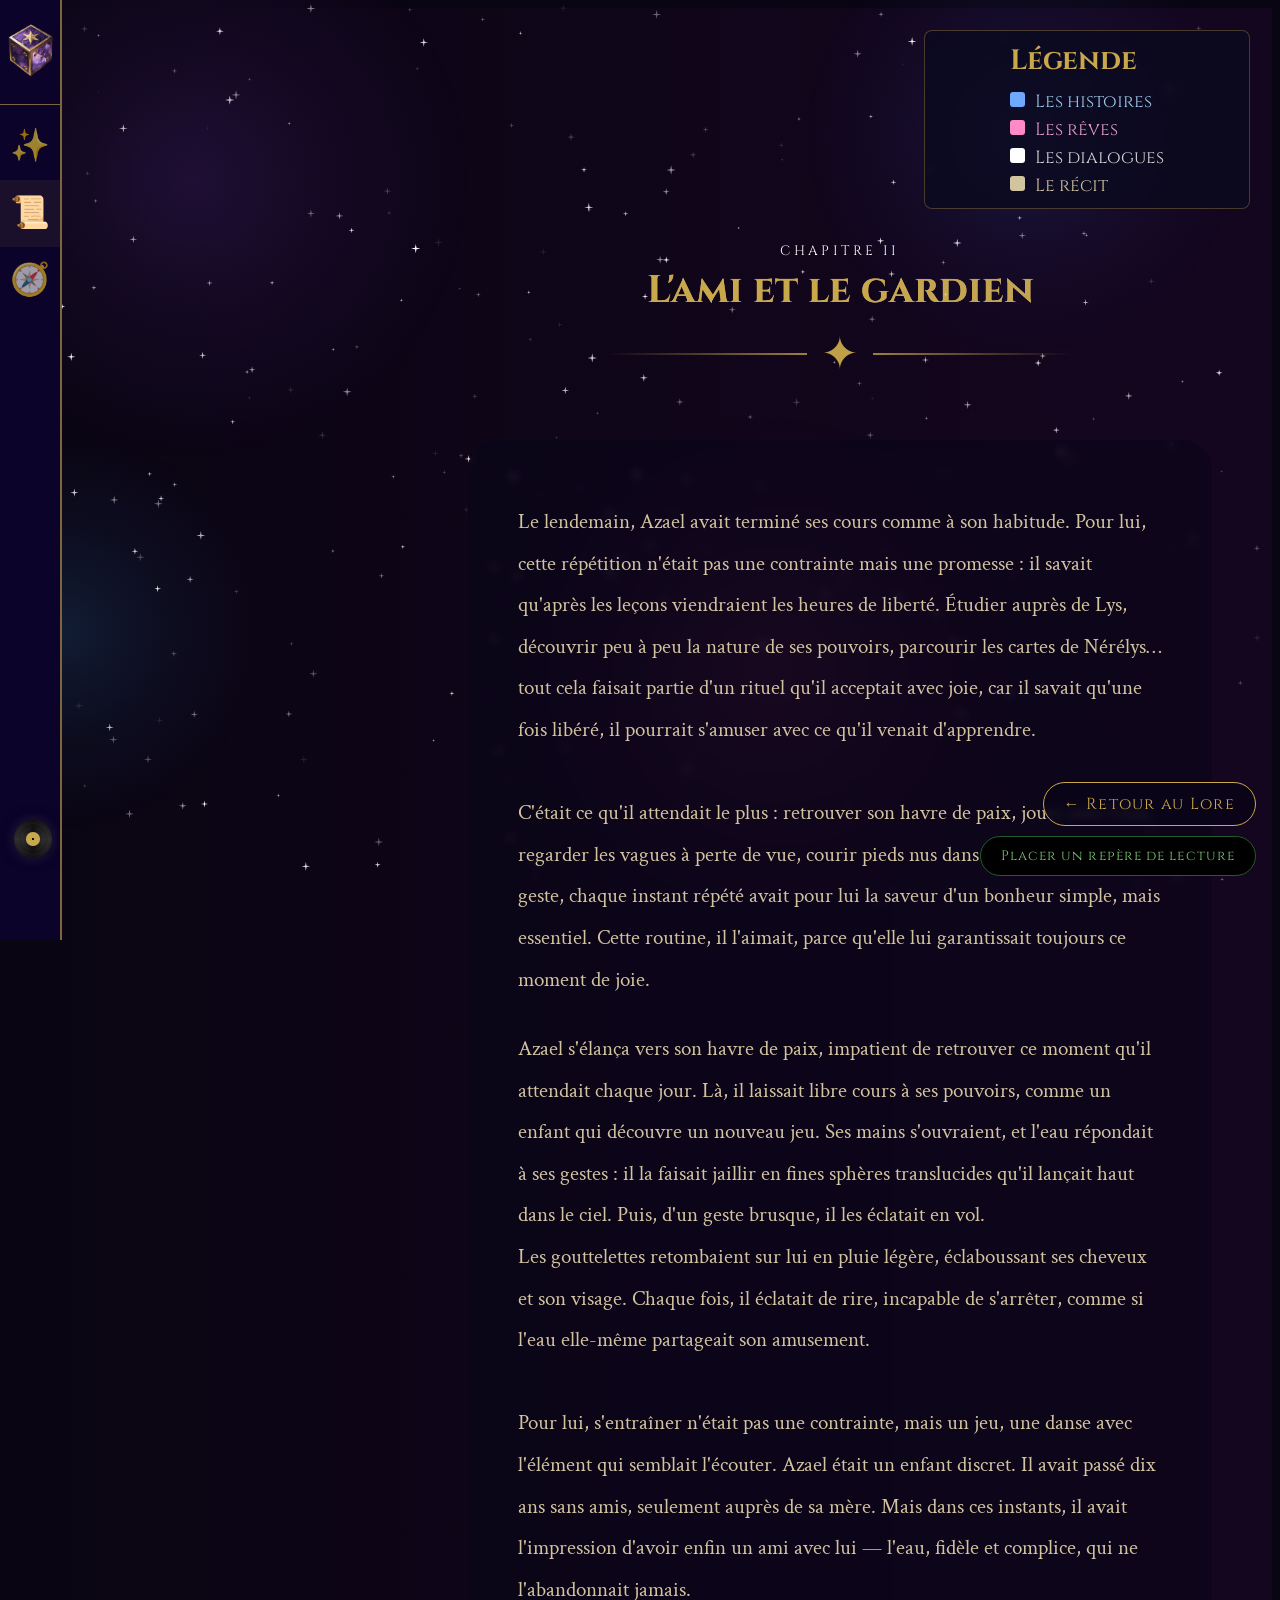
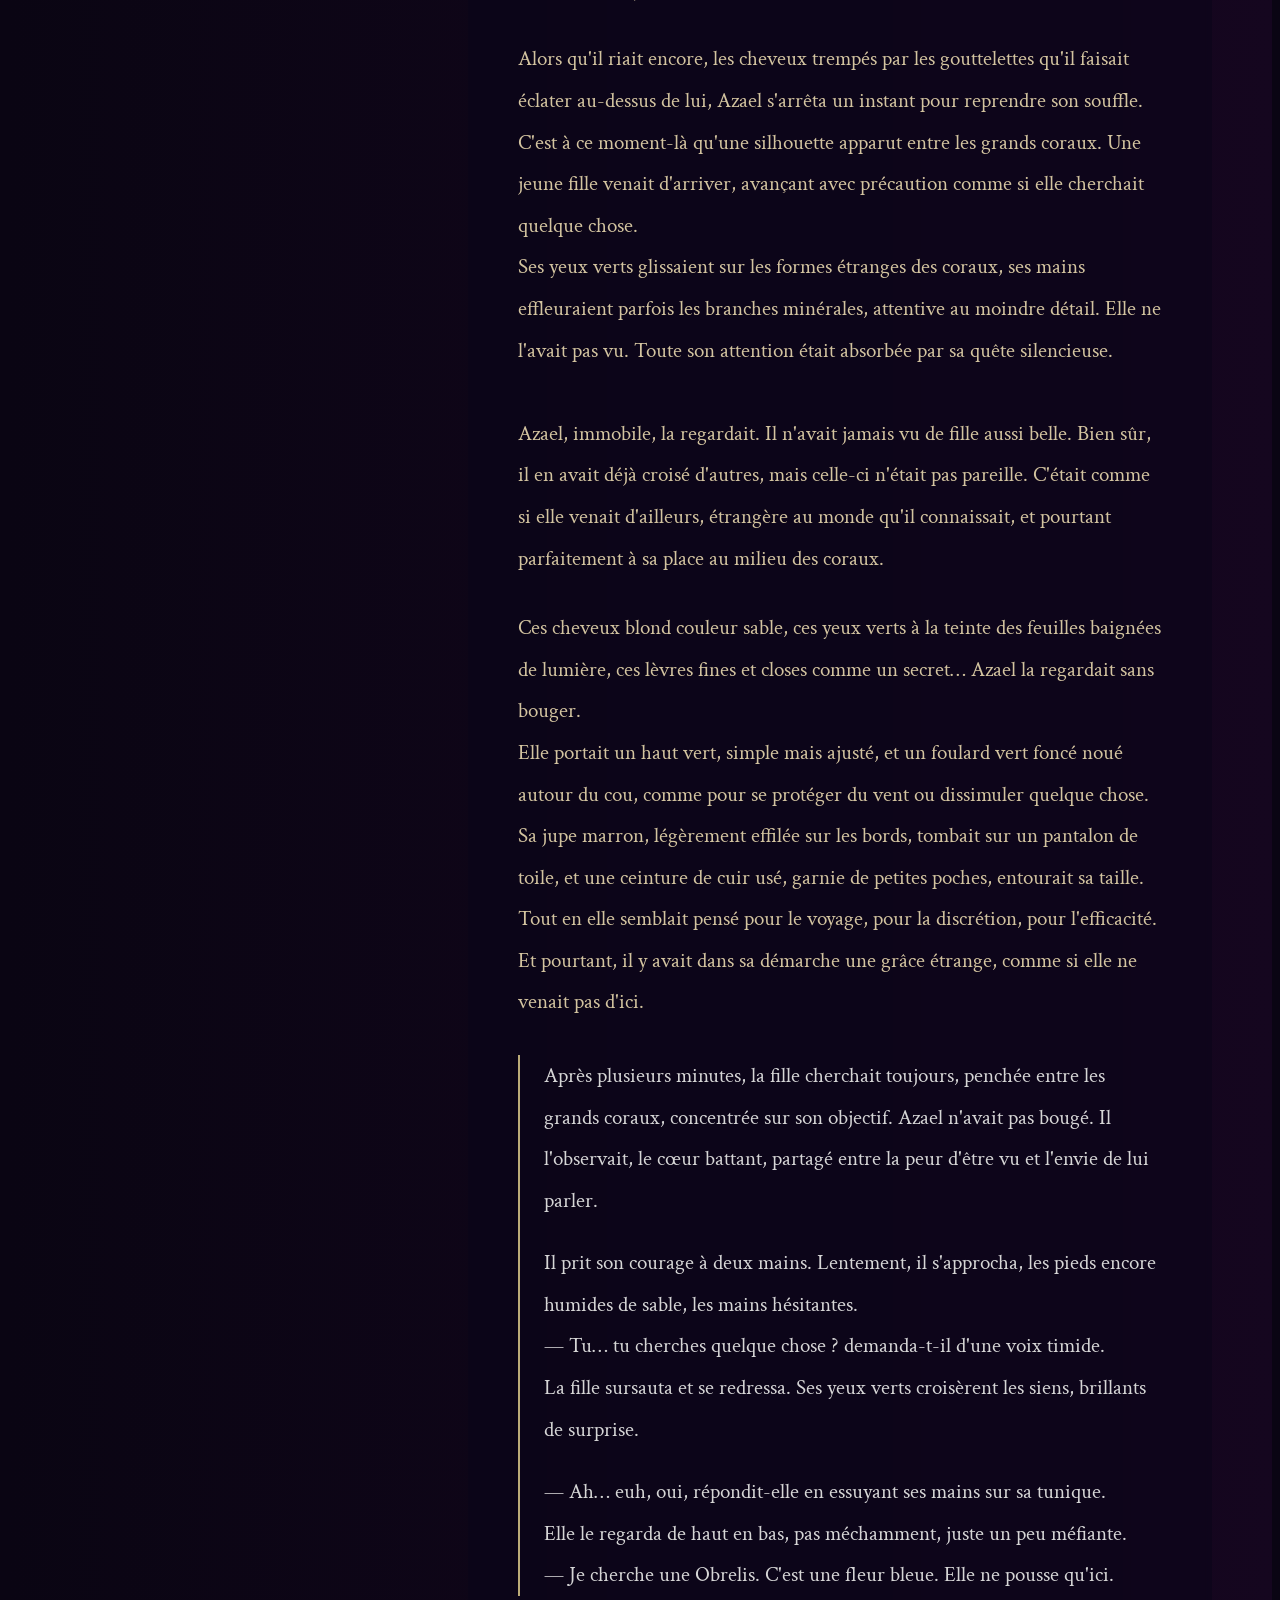
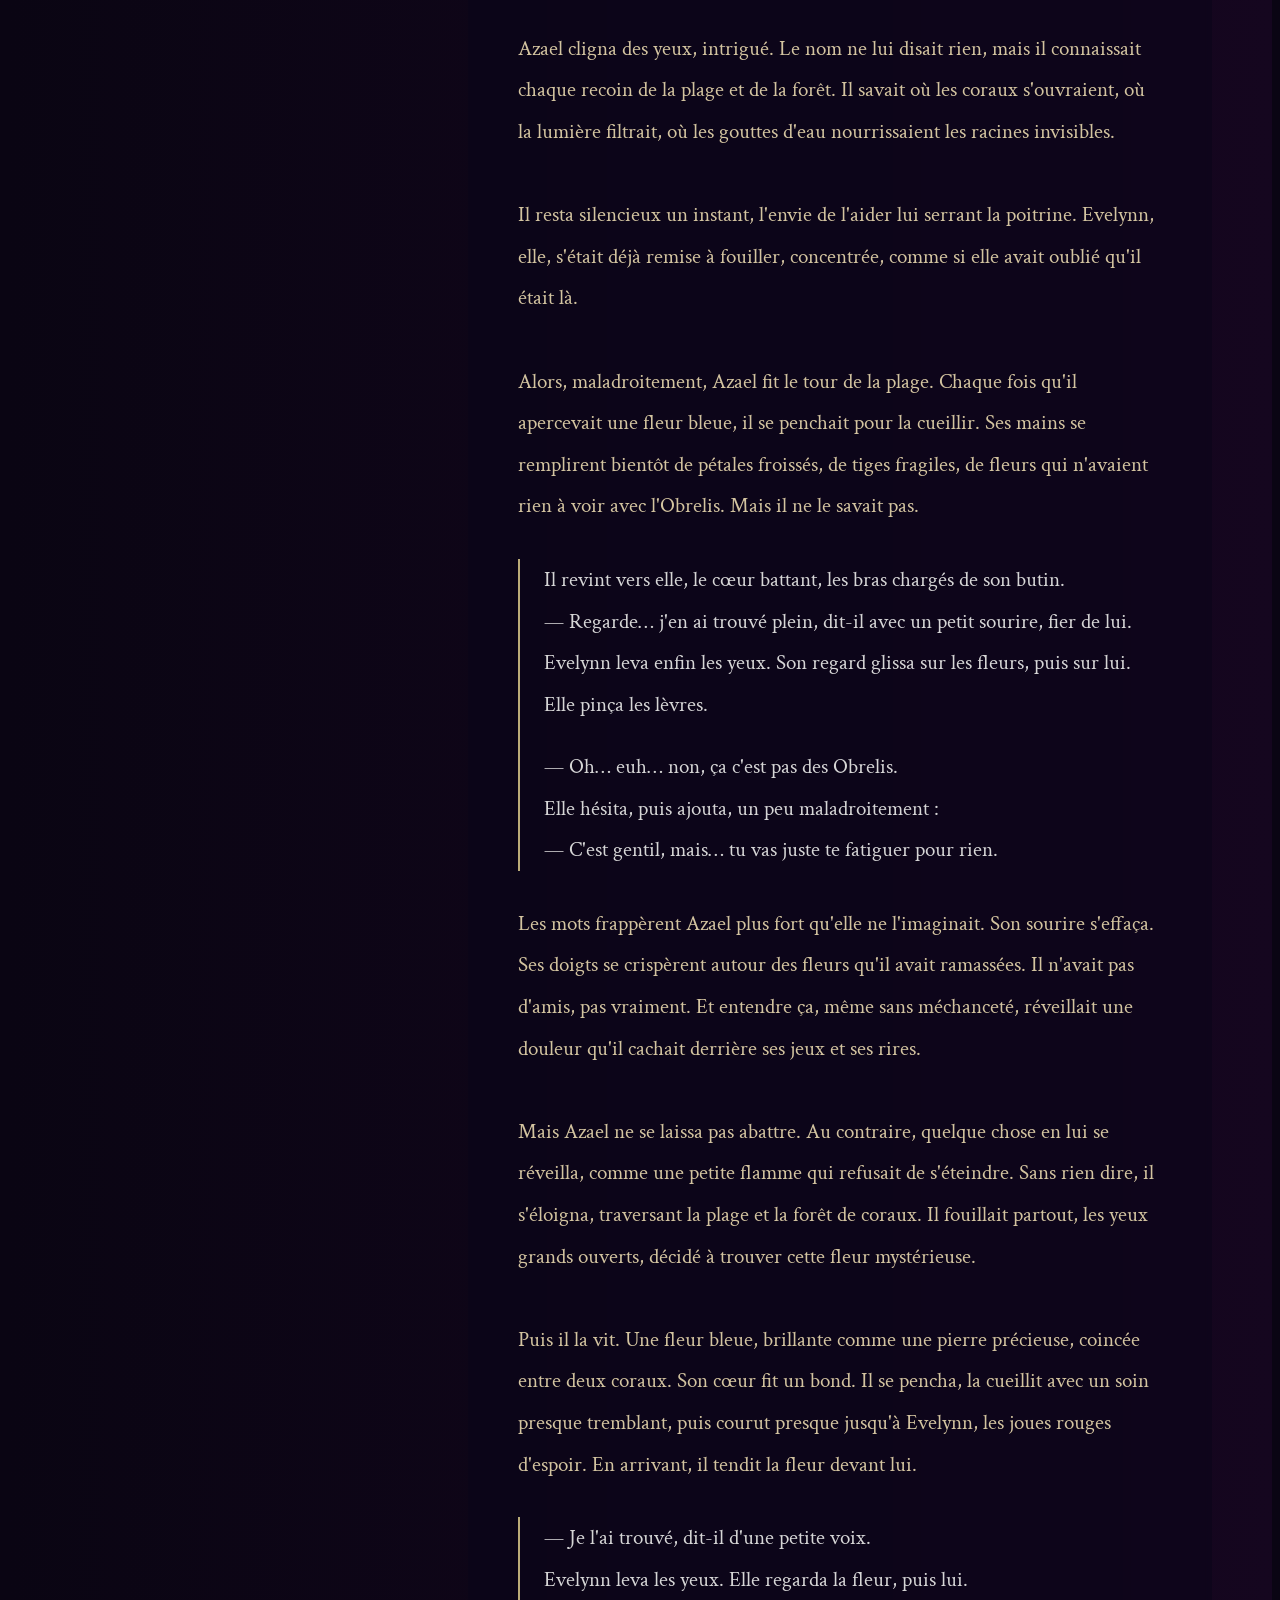
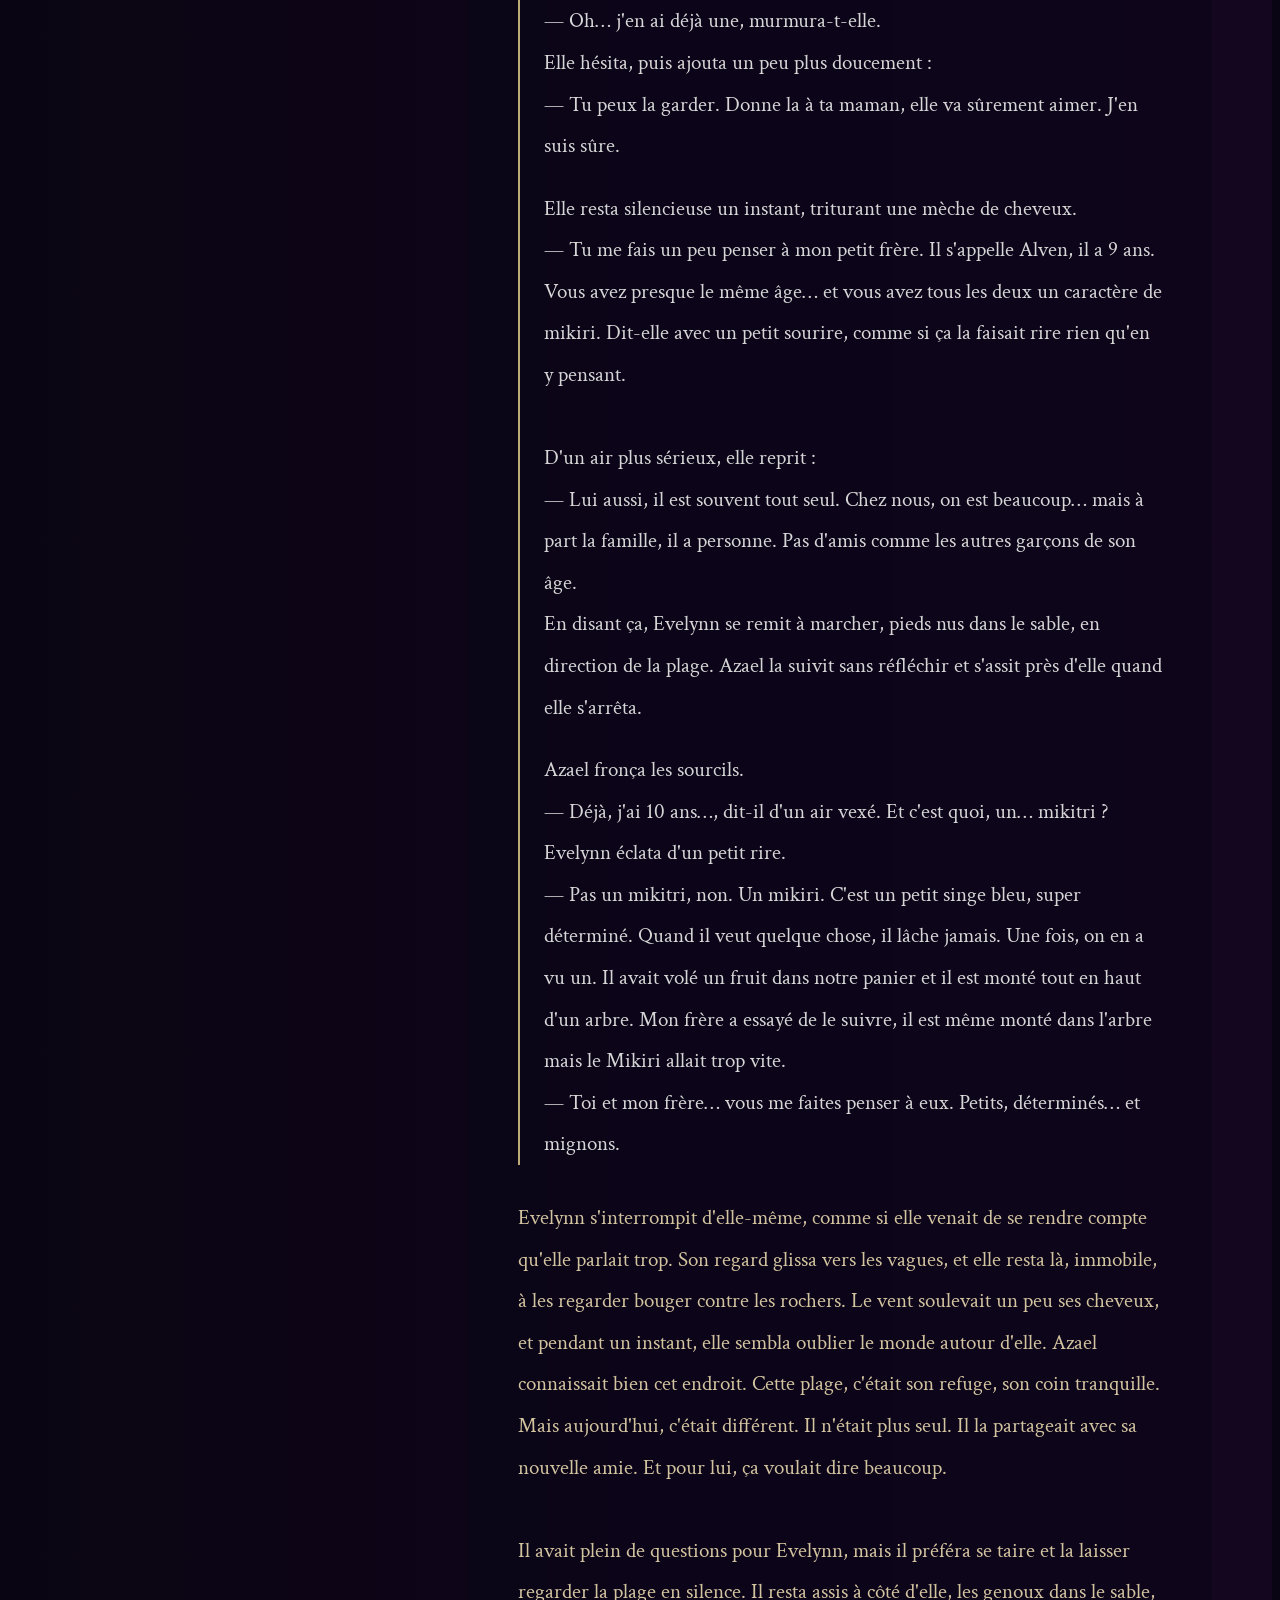
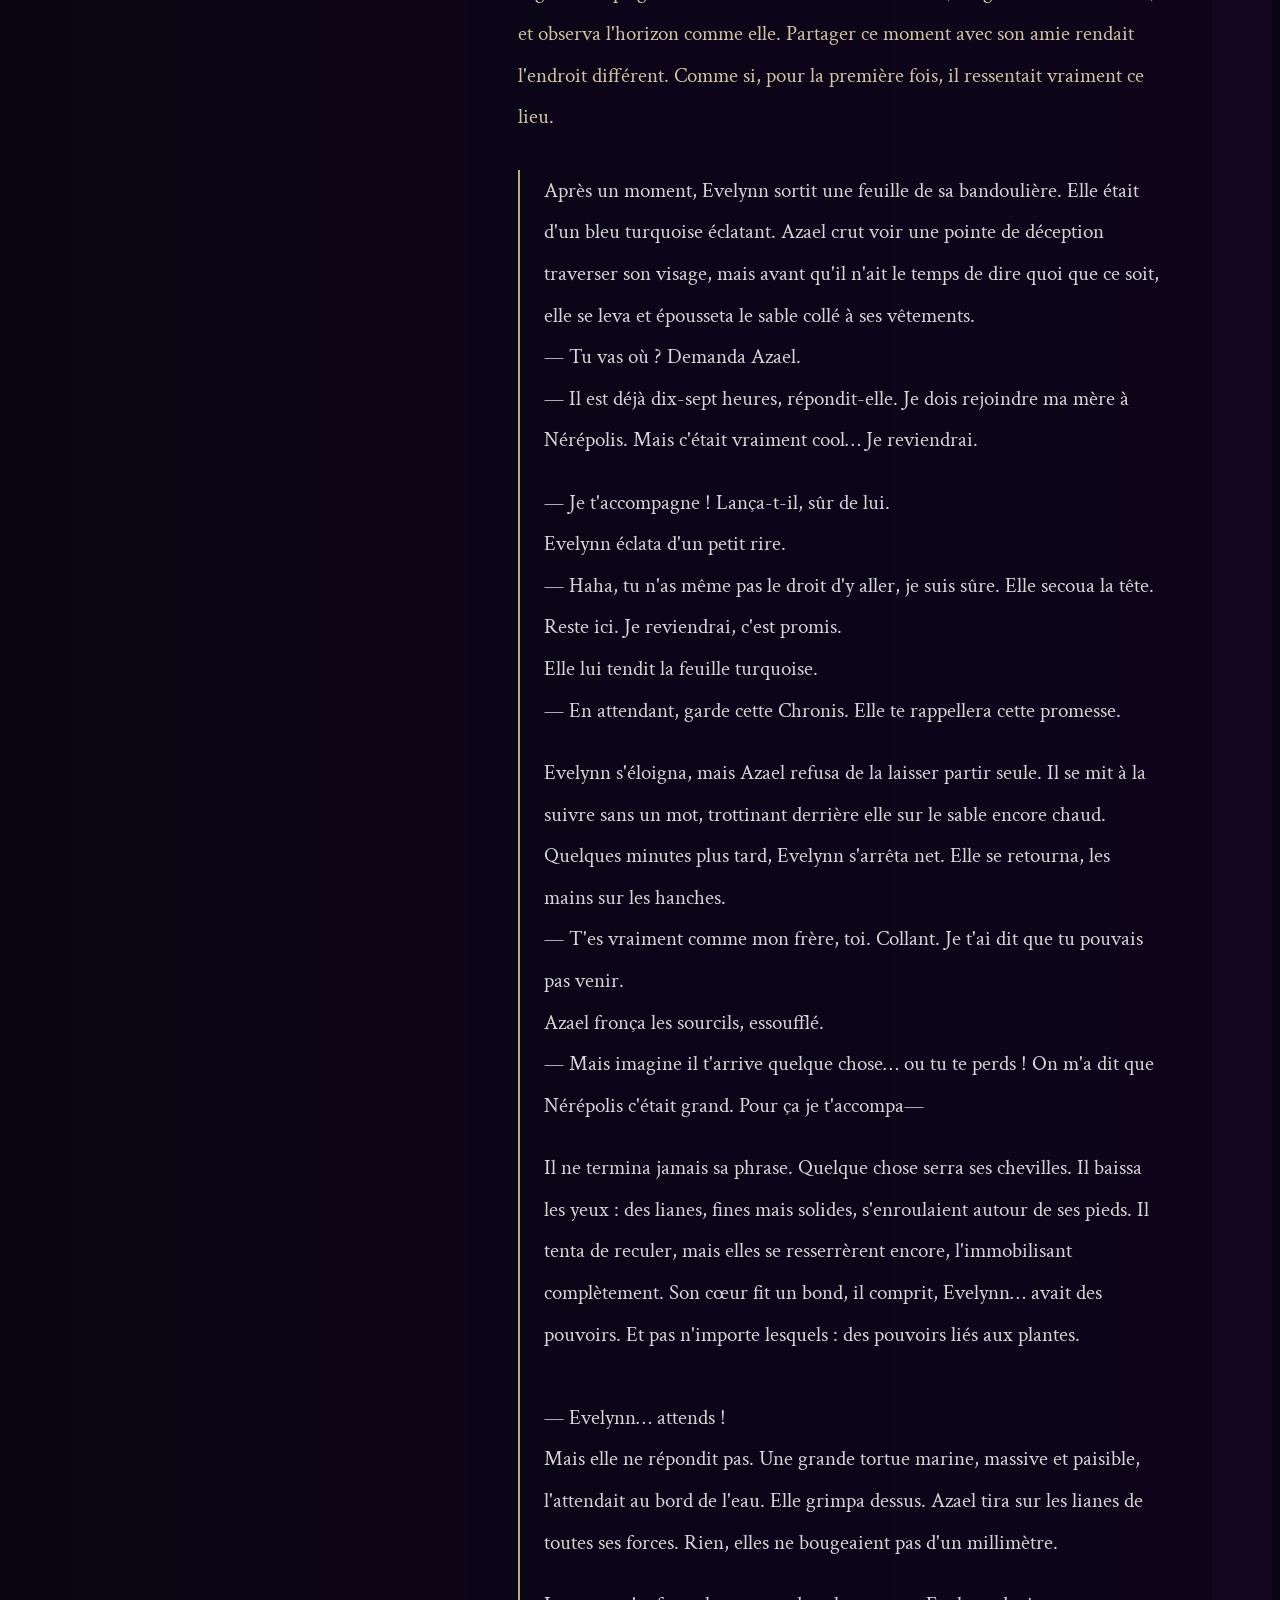
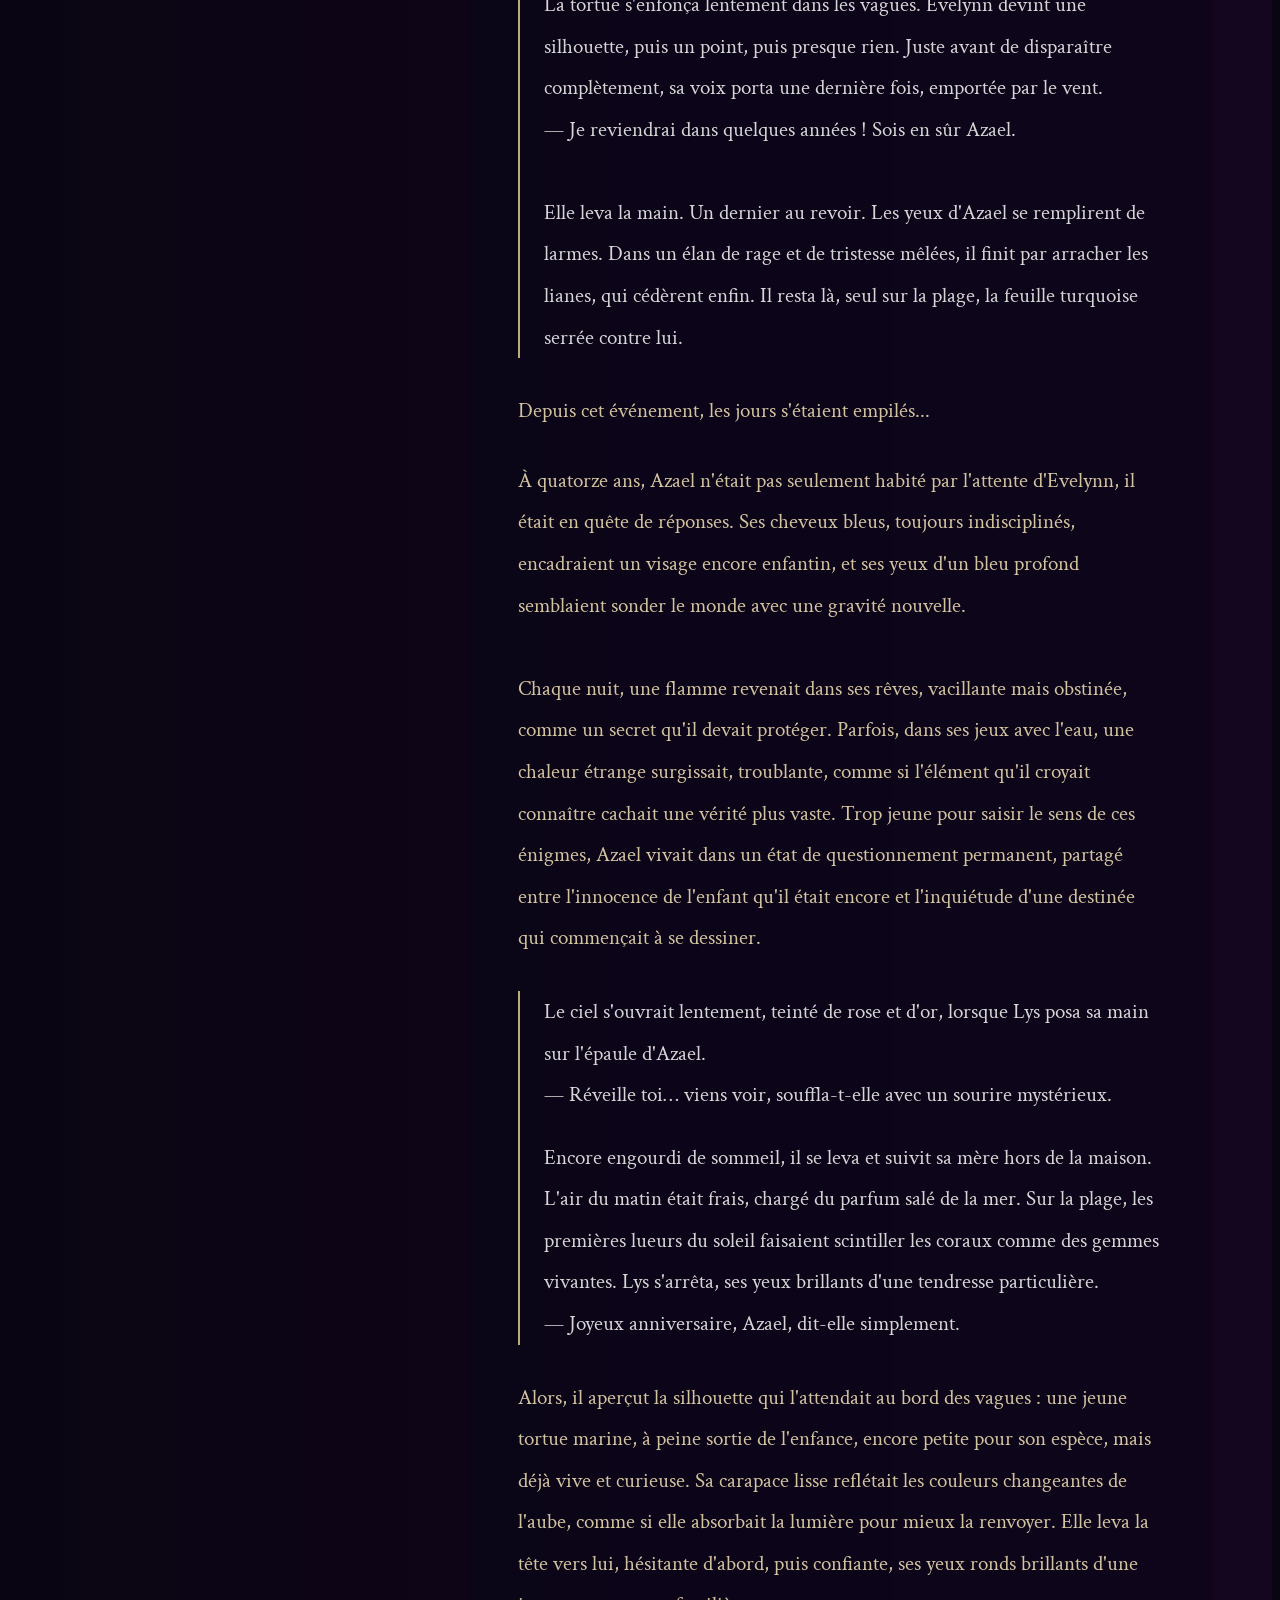
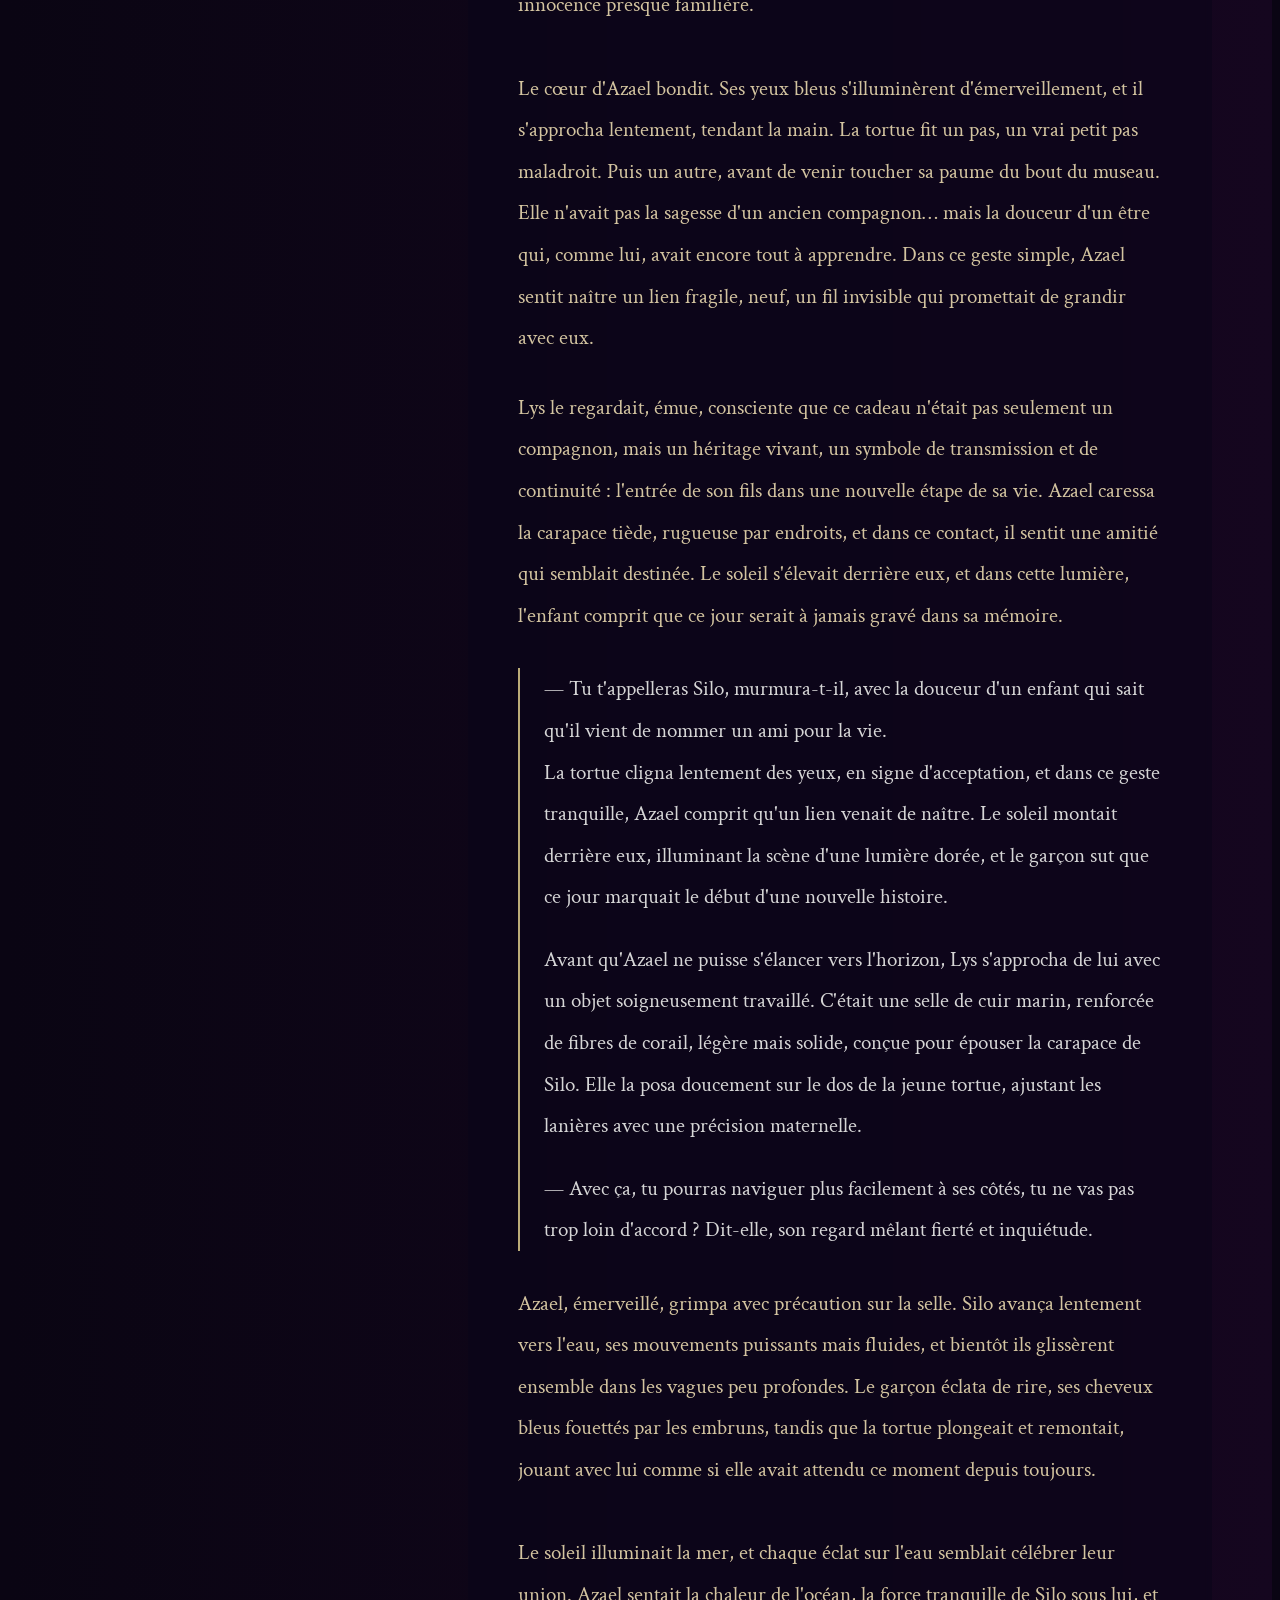
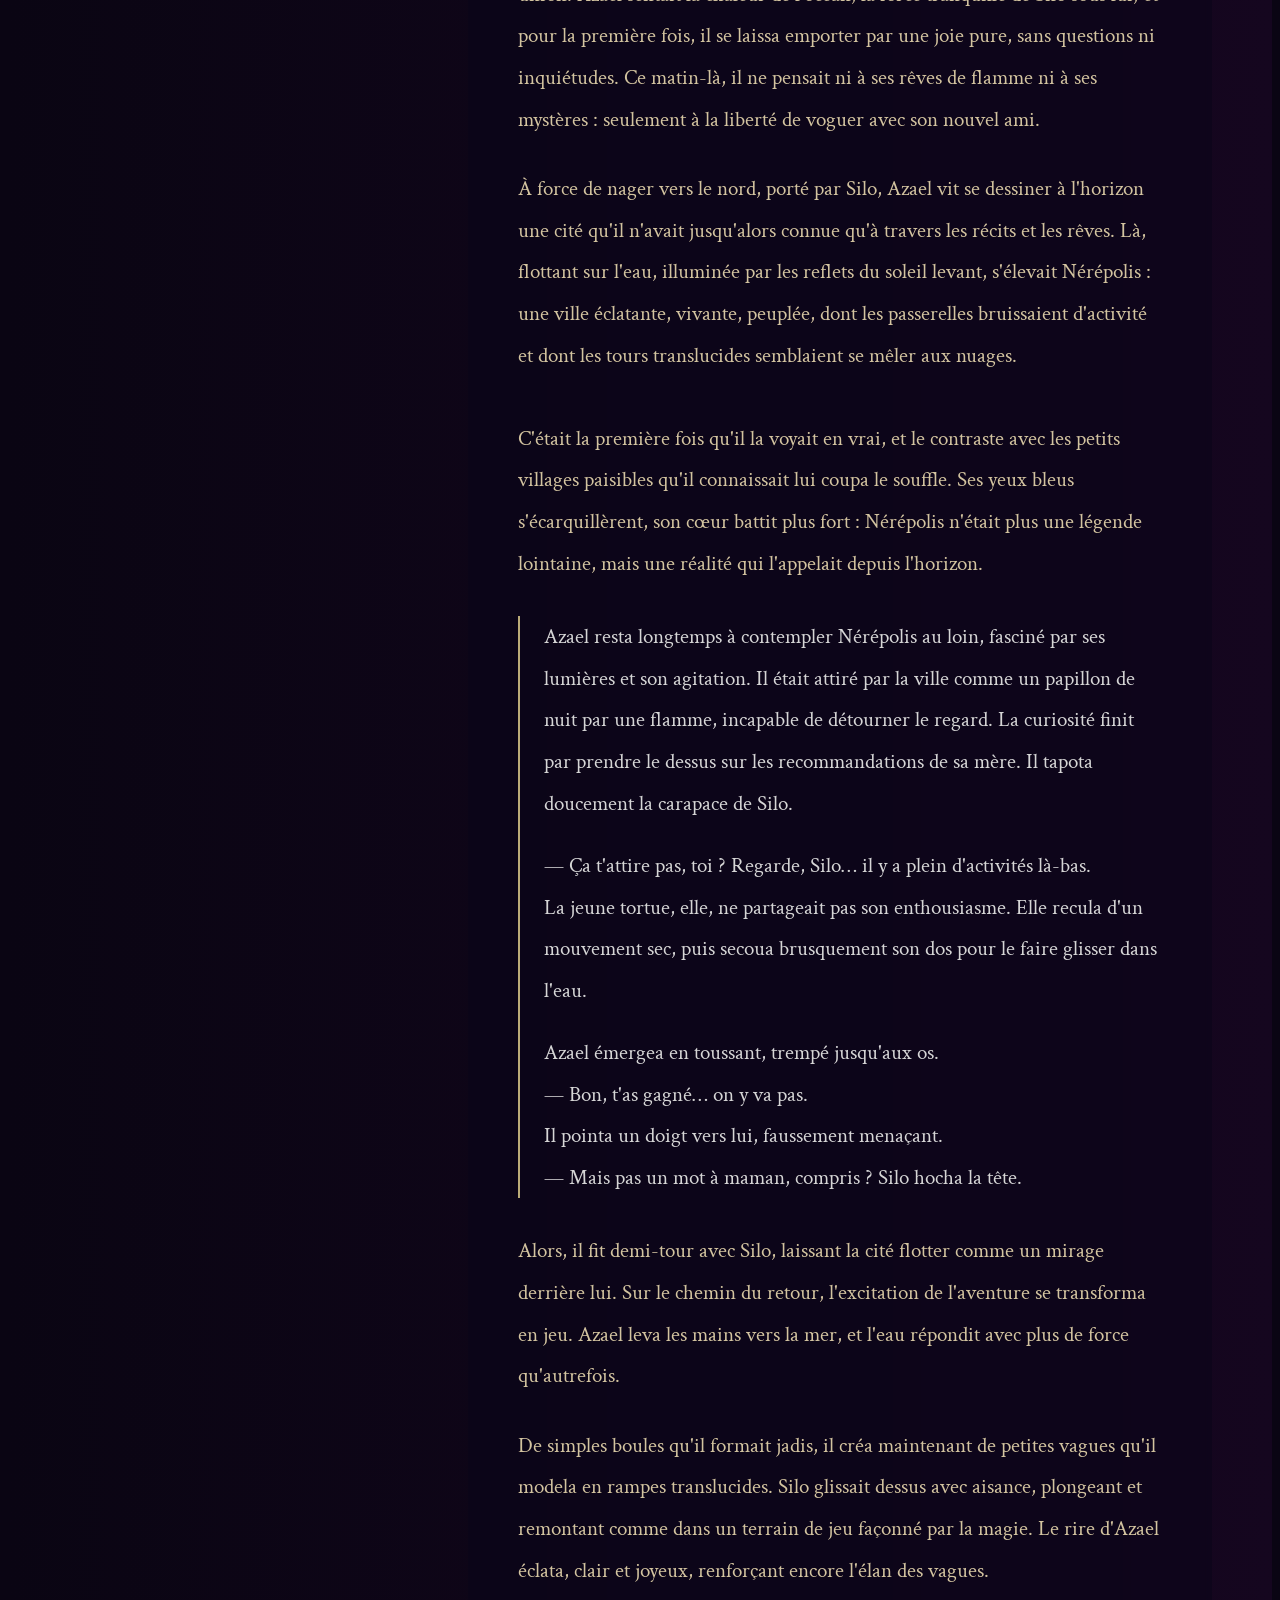
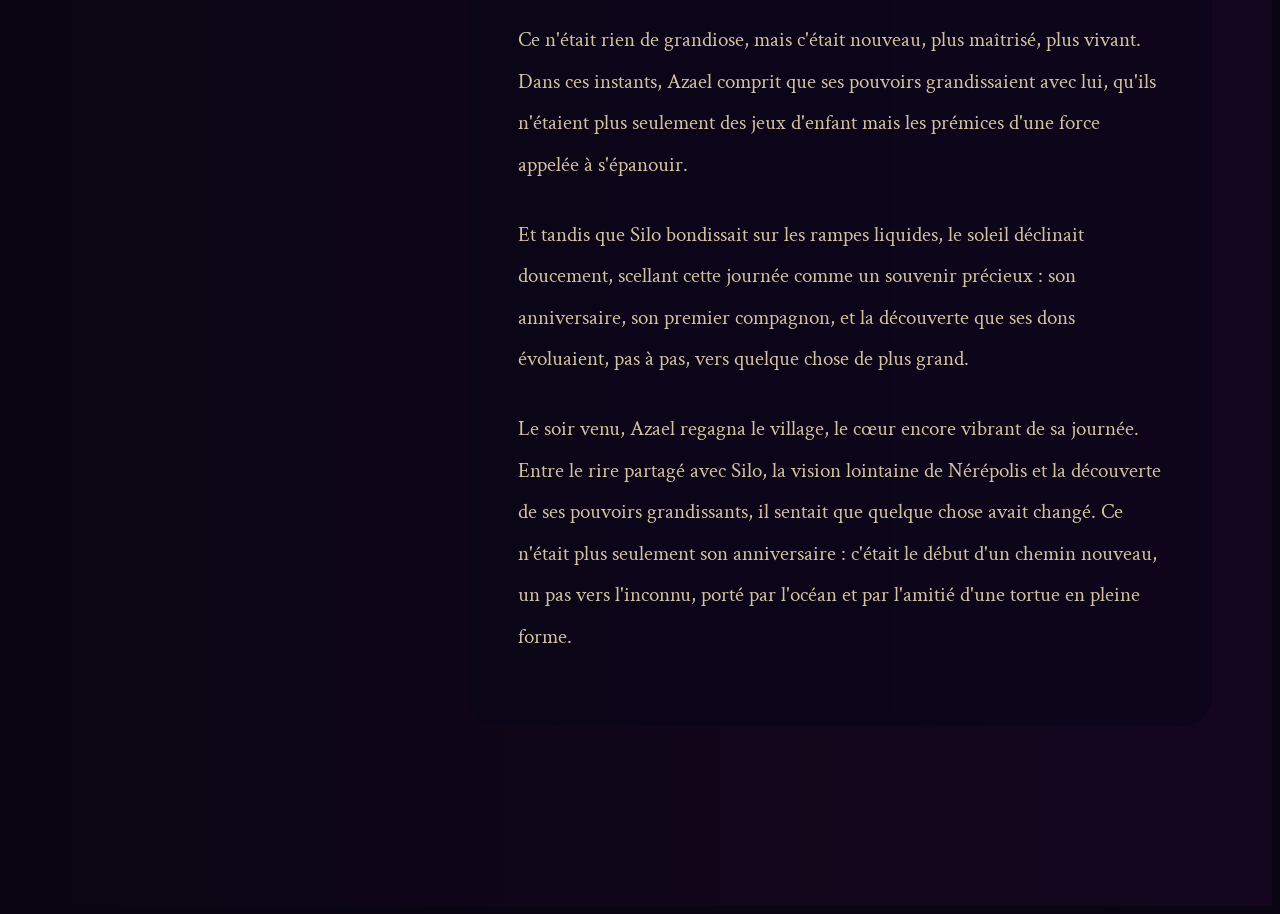
<file: chapitre2.html>
<!DOCTYPE html>
<html>
  <head>
    <title>Astralis - Wiki Officiel</title>
    <link rel="icon" type="image/png" href="favicon.png">
    <link rel="stylesheet" href="style.css">
    <link href="https://fonts.googleapis.com/css2?family=Cinzel:wght@700&family=Crimson+Text:ital@1&display=swap" rel="stylesheet">
    <meta charset="UTF-8">
    <meta name="viewport" content="width=device-width, initial-scale=1.0, maximum-scale=1.0, viewport-fit=cover">
  </head>
  
  <body>
  <canvas id="stars"></canvas>
    
  <nav>
  <div class="sidebar">
    <div class="sidebar-logo">
    <img class="logo-icon" src="logode.png" alt="Logo Astralis">
    <span class="logo-text">ASTRALIS</span>
  </div>
    <ul>
      <li>
        <a href="accueil.html">
          <span class="sidebar-icon">✨</span>
          <span>Accueil</span>
        </a>
      </li>
      <li class="active">
        <a href="lore.html">
          <span class="sidebar-icon">📜</span>
          <span>Lore</span>
        </a>
      </li>
      <li>
        <a href="carte.html">
          <span class="sidebar-icon">🧭</span>
          <span>Carte</span>
        </a>
      </li>
    </ul>
  </div>
  </nav>

  <div class="chapitre-wrapper">
    <div class="legende">
    <p class="legende-titre">Légende</p>
    <p class="l-conte"><span class="pastille p-conte"></span> Les histoires</p>
    <p class="l-reve"><span class="pastille p-reve"></span> Les rêves</p>
    <p class="l-dialogue"><span class="pastille p-dialogue"></span> Les dialogues</p>
    <p class="l-recit"><span class="pastille p-recit"></span> Le récit</p>
    </div>
    <div class="chapitre-header">
      <p class="chapitre-label">CHAPITRE II</p>
      <h1 class="chapitre-title">L'ami et le gardien</h1>
      <div class="divider">
        <div class="divider-line"></div>
        <div class="divider-diamond">✦</div>
        <div class="divider-line"></div>
      </div>
    </div>

    <div class="chapitre-content">

    <p>Le lendemain, Azael avait terminé ses cours comme à son habitude. Pour lui, cette répétition n'était pas une contrainte mais une promesse : il savait qu'après les leçons viendraient les heures de liberté. Étudier auprès de Lys, découvrir peu à peu la nature de ses pouvoirs, parcourir les cartes de Nérélys… tout cela faisait partie d'un rituel qu'il acceptait avec joie, car il savait qu'une fois libéré, il pourrait s'amuser avec ce qu'il venait d'apprendre.<br>
    <br>C'était ce qu'il attendait le plus : retrouver son havre de paix, jouer avec l'eau, regarder les vagues à perte de vue, courir pieds nus dans le sable. Chaque geste, chaque instant répété avait pour lui la saveur d'un bonheur simple, mais essentiel. Cette routine, il l'aimait, parce qu'elle lui garantissait toujours ce moment de joie.</p>

    <p>Azael s'élança vers son havre de paix, impatient de retrouver ce moment qu'il attendait chaque jour. Là, il laissait libre cours à ses pouvoirs, comme un enfant qui découvre un nouveau jeu. Ses mains s'ouvraient, et l'eau répondait à ses gestes : il la faisait jaillir en fines sphères translucides qu'il lançait haut dans le ciel. Puis, d'un geste brusque, il les éclatait en vol. <br>Les gouttelettes retombaient sur lui en pluie légère, éclaboussant ses cheveux et son visage. Chaque fois, il éclatait de rire, incapable de s'arrêter, comme si l'eau elle-même partageait son amusement.<br>
    <br>Pour lui, s'entraîner n'était pas une contrainte, mais un jeu, une danse avec l'élément qui semblait l'écouter. Azael était un enfant discret. Il avait passé dix ans sans amis, seulement auprès de sa mère. Mais dans ces instants, il avait l'impression d'avoir enfin un ami avec lui — l'eau, fidèle et complice, qui ne l'abandonnait jamais.</p>

    <p>Alors qu'il riait encore, les cheveux trempés par les gouttelettes qu'il faisait éclater au-dessus de lui, Azael s'arrêta un instant pour reprendre son souffle. C'est à ce moment-là qu'une silhouette apparut entre les grands coraux. Une jeune fille venait d'arriver, avançant avec précaution comme si elle cherchait quelque chose. <br>Ses yeux verts glissaient sur les formes étranges des coraux, ses mains effleuraient parfois les branches minérales, attentive au moindre détail. Elle ne l'avait pas vu. Toute son attention était absorbée par sa quête silencieuse.<br>
    <br>Azael, immobile, la regardait. Il n'avait jamais vu de fille aussi belle. Bien sûr, il en avait déjà croisé d'autres, mais celle-ci n'était pas pareille. C'était comme si elle venait d'ailleurs, étrangère au monde qu'il connaissait, et pourtant parfaitement à sa place au milieu des coraux.</p>

    <p>Ces cheveux blond couleur sable, ces yeux verts à la teinte des feuilles baignées de lumière, ces lèvres fines et closes comme un secret… Azael la regardait sans bouger. <br> Elle portait un haut vert, simple mais ajusté, et un foulard vert foncé noué autour du cou, comme pour se protéger du vent ou dissimuler quelque chose. Sa jupe marron, légèrement effilée sur les bords, tombait sur un pantalon de toile, et une ceinture de cuir usé, garnie de petites poches, entourait sa taille. Tout en elle semblait pensé pour le voyage, pour la discrétion, pour l'efficacité. Et pourtant, il y avait dans sa démarche une grâce étrange, comme si elle ne venait pas d'ici.</p>

    <div class="dialogue-block">
    <p>Après plusieurs minutes, la fille cherchait toujours, penchée entre les grands coraux, concentrée sur son objectif. Azael n'avait pas bougé. Il l'observait, le cœur battant, partagé entre la peur d'être vu et l'envie de lui parler.<p> Il prit son courage à deux mains. Lentement, il s'approcha, les pieds encore humides de sable, les mains hésitantes.<br>
    — Tu… tu cherches quelque chose ? demanda-t-il d'une voix timide.<br>
    La fille sursauta et se redressa. Ses yeux verts croisèrent les siens, brillants de surprise.<br>
    <p>— Ah… euh, oui, répondit-elle en essuyant ses mains sur sa tunique.<br>
    Elle le regarda de haut en bas, pas méchamment, juste un peu méfiante.<br>
    — Je cherche une Obrelis. C'est une fleur bleue. Elle ne pousse qu'ici.</p>
    </div>
    <p>Azael cligna des yeux, intrigué. Le nom ne lui disait rien, mais il connaissait chaque recoin de la plage et de la forêt. Il savait où les coraux s'ouvraient, où la lumière filtrait, où les gouttes d'eau nourrissaient les racines invisibles.<br>
    <br>Il resta silencieux un instant, l'envie de l'aider lui serrant la poitrine. Evelynn, elle, s'était déjà remise à fouiller, concentrée, comme si elle avait oublié qu'il était là.<br>
    <br>Alors, maladroitement, Azael fit le tour de la plage. Chaque fois qu'il apercevait une fleur bleue, il se penchait pour la cueillir. Ses mains se remplirent bientôt de pétales froissés, de tiges fragiles, de fleurs qui n'avaient rien à voir avec l'Obrelis. Mais il ne le savait pas.</p>
    <div class="dialogue-block">
    <p>Il revint vers elle, le cœur battant, les bras chargés de son butin.<br>
    — Regarde… j'en ai trouvé plein, dit-il avec un petit sourire, fier de lui.<br>
    Evelynn leva enfin les yeux. Son regard glissa sur les fleurs, puis sur lui. Elle pinça les lèvres.<br>
    <p>— Oh… euh… non, ça c'est pas des Obrelis.<br>
    Elle hésita, puis ajouta, un peu maladroitement :<br>
    — C'est gentil, mais… tu vas juste te fatiguer pour rien.</p></div>
    <p>Les mots frappèrent Azael plus fort qu'elle ne l'imaginait. Son sourire s'effaça. Ses doigts se crispèrent autour des fleurs qu'il avait ramassées. Il n'avait pas d'amis, pas vraiment. Et entendre ça, même sans méchanceté, réveillait une douleur qu'il cachait derrière ses jeux et ses rires.<br>
    <br>Mais Azael ne se laissa pas abattre. Au contraire, quelque chose en lui se réveilla, comme une petite flamme qui refusait de s'éteindre. Sans rien dire, il s'éloigna, traversant la plage et la forêt de coraux. Il fouillait partout, les yeux grands ouverts, décidé à trouver cette fleur mystérieuse.<br>
    <br>   Puis il la vit. Une fleur bleue, brillante comme une pierre précieuse, coincée entre deux coraux. Son cœur fit un bond. Il se pencha, la cueillit avec un soin presque tremblant, puis courut presque jusqu'à Evelynn, les joues rouges d'espoir. En arrivant, il tendit la fleur devant lui.<br>
      <div class="dialogue-block">
    <p>— Je l'ai trouvé, dit-il d'une petite voix.<br>
    Evelynn leva les yeux. Elle regarda la fleur, puis lui.<br>
    — Oh… j'en ai déjà une, murmura-t-elle.<br>
    Elle hésita, puis ajouta un peu plus doucement :<br>
    — Tu peux la garder. Donne la à ta maman, elle va sûrement aimer. J'en suis sûre.</p>
    <p>Elle resta silencieuse un instant, triturant une mèche de cheveux.<br>
    — Tu me fais un peu penser à mon petit frère. Il s'appelle Alven, il a 9 ans. Vous avez presque le même âge… et vous avez tous les deux un caractère de mikiri. Dit-elle avec un petit sourire, comme si ça la faisait rire rien qu'en y pensant.<br>
    <br>D'un air plus sérieux, elle reprit :<br>
    — Lui aussi, il est souvent tout seul. Chez nous, on est beaucoup… mais à part la famille, il a personne. Pas d'amis comme les autres garçons de son âge.<br>
    En disant ça, Evelynn se remit à marcher, pieds nus dans le sable, en direction de la plage. Azael la suivit sans réfléchir et s'assit près d'elle quand elle s'arrêta.</p>
    <p>Azael fronça les sourcils.<br>
    — Déjà, j'ai 10 ans…, dit-il d'un air vexé. Et c'est quoi, un… mikitri ? <br>
    Evelynn éclata d'un petit rire.<br>
    — Pas un mikitri, non. Un mikiri. C'est un petit singe bleu, super déterminé. Quand il veut quelque chose, il lâche jamais. Une fois, on en a vu un. Il avait volé un fruit dans notre panier et il est monté tout en haut d'un arbre. Mon frère a essayé de le suivre, il est même monté dans l'arbre mais le Mikiri allait trop vite.<br>
    — Toi et mon frère… vous me faites penser à eux. Petits, déterminés… et mignons.</p>
    </div>

    <p>Evelynn s'interrompit d'elle-même, comme si elle venait de se rendre compte qu'elle parlait trop. Son regard glissa vers les vagues, et elle resta là, immobile, à les regarder bouger contre les rochers. Le vent soulevait un peu ses cheveux, et pendant un instant, elle sembla oublier le monde autour d'elle. Azael connaissait bien cet endroit. Cette plage, c'était son refuge, son coin tranquille. Mais aujourd'hui, c'était différent. Il n'était plus seul. Il la partageait avec sa nouvelle amie. Et pour lui, ça voulait dire beaucoup.<br>
    <br>Il avait plein de questions pour Evelynn, mais il préféra se taire et la laisser regarder la plage en silence. Il resta assis à côté d'elle, les genoux dans le sable, et observa l'horizon comme elle. Partager ce moment avec son amie rendait l'endroit différent. Comme si, pour la première fois, il ressentait vraiment ce lieu.</p>

    <div class="dialogue-block">
    <p>Après un moment, Evelynn sortit une feuille de sa bandoulière. Elle était d'un bleu turquoise éclatant. Azael crut voir une pointe de déception traverser son visage, mais avant qu'il n'ait le temps de dire quoi que ce soit, elle se leva et épousseta le sable collé à ses vêtements.<br>
    — Tu vas où ? Demanda Azael.<br>
    — Il est déjà dix-sept heures, répondit-elle. Je dois rejoindre ma mère à Nérépolis. Mais c'était vraiment cool… Je reviendrai.<p>
    — Je t'accompagne ! Lança-t-il, sûr de lui.<br>
    Evelynn éclata d'un petit rire.<br>
    — Haha, tu n'as même pas le droit d'y aller, je suis sûre. Elle secoua la tête. Reste ici. Je reviendrai, c'est promis. <br>
    Elle lui tendit la feuille turquoise.<br>
    — En attendant, garde cette Chronis. Elle te rappellera cette promesse.</p>
    <p>Evelynn s'éloigna, mais Azael refusa de la laisser partir seule. Il se mit à la suivre sans un mot, trottinant derrière elle sur le sable encore chaud. Quelques minutes plus tard, Evelynn s'arrêta net. Elle se retourna, les mains sur les hanches.<br>
    — T'es vraiment comme mon frère, toi. Collant. Je t'ai dit que tu pouvais pas venir.<br>
    Azael fronça les sourcils, essoufflé.<br>
    — Mais imagine il t'arrive quelque chose… ou tu te perds ! On m'a dit que Nérépolis c'était grand. Pour ça je t'accompa— </p>
    <p>Il ne termina jamais sa phrase. Quelque chose serra ses chevilles. Il baissa les yeux : des lianes, fines mais solides, s'enroulaient autour de ses pieds. Il tenta de reculer, mais elles se resserrèrent encore, l'immobilisant complètement. Son cœur fit un bond, il comprit, Evelynn… avait des pouvoirs. Et pas n'importe lesquels : des pouvoirs liés aux plantes.<br>
    <br>— Evelynn… attends !
    <br> Mais elle ne répondit pas. Une grande tortue marine, massive et paisible, l'attendait au bord de l'eau. Elle grimpa dessus. Azael tira sur les lianes de toutes ses forces. Rien, elles ne bougeaient pas d'un millimètre.<p> La tortue s'enfonça lentement dans les vagues. Evelynn devint une silhouette, puis un point, puis presque rien. Juste avant de disparaître complètement, sa voix porta une dernière fois, emportée par le vent.<br>
    — Je reviendrai dans quelques années ! Sois en sûr Azael.<br>
    <br>Elle leva la main. Un dernier au revoir. Les yeux d'Azael se remplirent de larmes. Dans un élan de rage et de tristesse mêlées, il finit par arracher les lianes, qui cédèrent enfin. Il resta là, seul sur la plage, la feuille turquoise serrée contre lui.</p>
  </div>

  <p>Depuis cet événement, les jours s'étaient empilés...

    <p>À quatorze ans, Azael n'était pas seulement habité par l'attente d'Evelynn, il était en quête de réponses. Ses cheveux bleus, toujours indisciplinés, encadraient un visage encore enfantin, et ses yeux d'un bleu profond semblaient sonder le monde avec une gravité nouvelle.<br>
  <br>Chaque nuit, une flamme revenait dans ses rêves, vacillante mais obstinée, comme un secret qu'il devait protéger.
  Parfois, dans ses jeux avec l'eau, une chaleur étrange surgissait, troublante, comme si l'élément qu'il croyait connaître cachait une vérité plus vaste. Trop jeune pour saisir le sens de ces énigmes, Azael vivait dans un état de questionnement permanent, partagé entre l'innocence de l'enfant qu'il était encore et l'inquiétude d'une destinée qui commençait à se dessiner.</p>
  
    <div class="dialogue-block">
    <p>Le ciel s'ouvrait lentement, teinté de rose et d'or, lorsque Lys posa sa main sur l'épaule d'Azael.<br>
    — Réveille toi… viens voir, souffla-t-elle avec un sourire mystérieux.<br>
    <p>Encore engourdi de sommeil, il se leva et suivit sa mère hors de la maison. L'air du matin était frais, chargé du parfum salé de la mer. Sur la plage, les premières lueurs du soleil faisaient scintiller les coraux comme des gemmes vivantes. Lys s'arrêta, ses yeux brillants d'une tendresse particulière.<br>
    — Joyeux anniversaire, Azael, dit-elle simplement.</p>
    </div>

    <p>Alors, il aperçut la silhouette qui l'attendait au bord des vagues : une jeune tortue marine, à peine sortie de l'enfance, encore petite pour son espèce, mais déjà vive et curieuse. Sa carapace lisse reflétait les couleurs changeantes de l'aube, comme si elle absorbait la lumière pour mieux la renvoyer. Elle leva la tête vers lui, hésitante d'abord, puis confiante, ses yeux ronds brillants d'une innocence presque familière.<br>
    <br>Le cœur d'Azael bondit. Ses yeux bleus s'illuminèrent d'émerveillement, et il s'approcha lentement, tendant la main. La tortue fit un pas, un vrai petit pas maladroit. Puis un autre, avant de venir toucher sa paume du bout du museau. Elle n'avait pas la sagesse d'un ancien compagnon… mais la douceur d'un être qui, comme lui, avait encore tout à apprendre. Dans ce geste simple, Azael sentit naître un lien fragile, neuf, un fil invisible qui promettait de grandir avec eux.</p>

    <p>Lys le regardait, émue, consciente que ce cadeau n'était pas seulement un compagnon, mais un héritage vivant, un symbole de transmission et de continuité : l'entrée de son fils dans une nouvelle étape de sa vie. Azael caressa la carapace tiède, rugueuse par endroits, et dans ce contact, il sentit une amitié qui semblait destinée. Le soleil s'élevait derrière eux, et dans cette lumière, l'enfant comprit que ce jour serait à jamais gravé dans sa mémoire.</p>

    <div class="dialogue-block">
    <p>— Tu t'appelleras Silo, murmura-t-il, avec la douceur d'un enfant qui sait qu'il vient de nommer un ami pour la vie.<br>
    La tortue cligna lentement des yeux, en signe d'acceptation, et dans ce geste tranquille, Azael comprit qu'un lien venait de naître. Le soleil montait derrière eux, illuminant la scène d'une lumière dorée, et le garçon sut que ce jour marquait le début d'une nouvelle histoire.</p>
    <p>Avant qu'Azael ne puisse s'élancer vers l'horizon, Lys s'approcha de lui avec un objet soigneusement travaillé. C'était une selle de cuir marin, renforcée de fibres de corail, légère mais solide, conçue pour épouser la carapace de Silo. Elle la posa doucement sur le dos de la jeune tortue, ajustant les lanières avec une précision maternelle.<br>
    <p>— Avec ça, tu pourras naviguer plus facilement à ses côtés, tu ne vas pas trop loin d'accord ? Dit-elle, son regard mêlant fierté et inquiétude.</p>
    </div>

    <p>Azael, émerveillé, grimpa avec précaution sur la selle. Silo avança lentement vers l'eau, ses mouvements puissants mais fluides, et bientôt ils glissèrent ensemble dans les vagues peu profondes. Le garçon éclata de rire, ses cheveux bleus fouettés par les embruns, tandis que la tortue plongeait et remontait, jouant avec lui comme si elle avait attendu ce moment depuis toujours.<br>
    <br>Le soleil illuminait la mer, et chaque éclat sur l'eau semblait célébrer leur union. Azael sentait la chaleur de l'océan, la force tranquille de Silo sous lui, et pour la première fois, il se laissa emporter par une joie pure, sans questions ni inquiétudes. Ce matin-là, il ne pensait ni à ses rêves de flamme ni à ses mystères : seulement à la liberté de voguer avec son nouvel ami.</p>

    <p>À force de nager vers le nord, porté par Silo, Azael vit se dessiner à l'horizon une cité qu'il n'avait jusqu'alors connue qu'à travers les récits et les rêves. Là, flottant sur l'eau, illuminée par les reflets du soleil levant, s'élevait Nérépolis : une ville éclatante, vivante, peuplée, dont les passerelles bruissaient d'activité et dont les tours translucides semblaient se mêler aux nuages. <br> <br>C'était la première fois qu'il la voyait en vrai, et le contraste avec les petits villages paisibles qu'il connaissait lui coupa le souffle. Ses yeux bleus s'écarquillèrent, son cœur battit plus fort : Nérépolis n'était plus une légende lointaine, mais une réalité qui l'appelait depuis l'horizon.</p>

    <div class="dialogue-block">
    <p>Azael resta longtemps à contempler Nérépolis au loin, fasciné par ses lumières et son agitation. Il était attiré par la ville comme un papillon de nuit par une flamme, incapable de détourner le regard. La curiosité finit par prendre le dessus sur les recommandations de sa mère. Il tapota doucement la carapace de Silo.<br>
    <p>— Ça t'attire pas, toi ? Regarde, Silo… il y a plein d'activités là-bas.<br>
    La jeune tortue, elle, ne partageait pas son enthousiasme. Elle recula d'un mouvement sec, puis secoua brusquement son dos pour le faire glisser dans l'eau. <p>Azael émergea en toussant, trempé jusqu'aux os.<br>
    — Bon, t'as gagné… on y va pas.<br>
    Il pointa un doigt vers lui, faussement menaçant.<br>
    — Mais pas un mot à maman, compris ? Silo hocha la tête.</p>
    </div>

    <p>Alors, il fit demi-tour avec Silo, laissant la cité flotter comme un mirage derrière lui. Sur le chemin du retour, l'excitation de l'aventure se transforma en jeu. Azael leva les mains vers la mer, et l'eau répondit avec plus de force qu'autrefois. <p>De simples boules qu'il formait jadis, il créa maintenant de petites vagues qu'il modela en rampes translucides. Silo glissait dessus avec aisance, plongeant et remontant comme dans un terrain de jeu façonné par la magie. Le rire d'Azael éclata, clair et joyeux, renforçant encore l'élan des vagues.<br>
    <p>Ce n'était rien de grandiose, mais c'était nouveau, plus maîtrisé, plus vivant. Dans ces instants, Azael comprit que ses pouvoirs grandissaient avec lui, qu'ils n'étaient plus seulement des jeux d'enfant mais les prémices d'une force appelée à s'épanouir.<br>
    <p>Et tandis que Silo bondissait sur les rampes liquides, le soleil déclinait doucement, scellant cette journée comme un souvenir précieux : son anniversaire, son premier compagnon, et la découverte que ses dons évoluaient, pas à pas, vers quelque chose de plus grand.</p>

    <p>Le soir venu, Azael regagna le village, le cœur encore vibrant de sa journée. Entre le rire partagé avec Silo, la vision lointaine de Nérépolis et la découverte de ses pouvoirs grandissants, il sentait que quelque chose avait changé. Ce n'était plus seulement son anniversaire : c'était le début d'un chemin nouveau, un pas vers l'inconnu, porté par l'océan et par l'amitié d'une tortue en pleine forme.</p>

  </div>

    <div class="chapitre-nav">
      <a href="lore.html" class="chapitre-retour">← Retour au Lore</a>
    </div>
  </div>

  <script src="script.js"></script>
  </body>
</html>
</file>
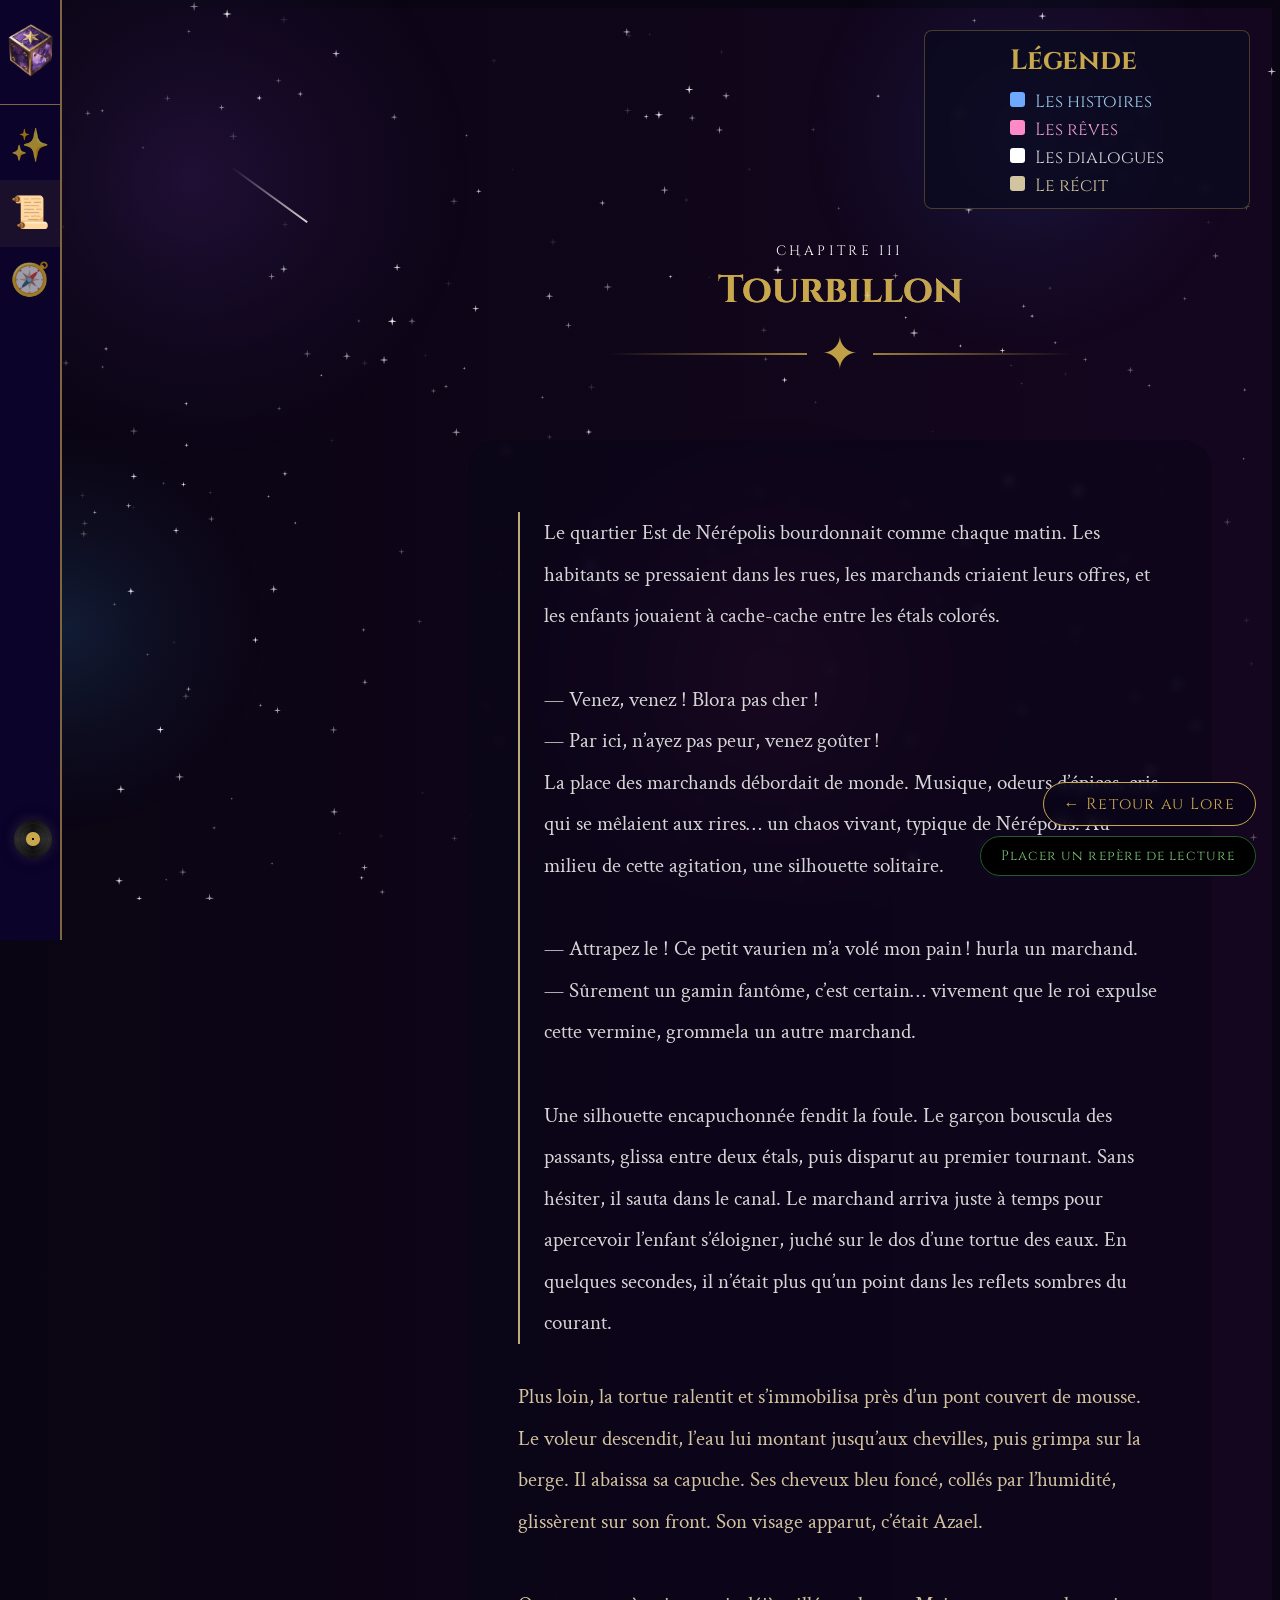
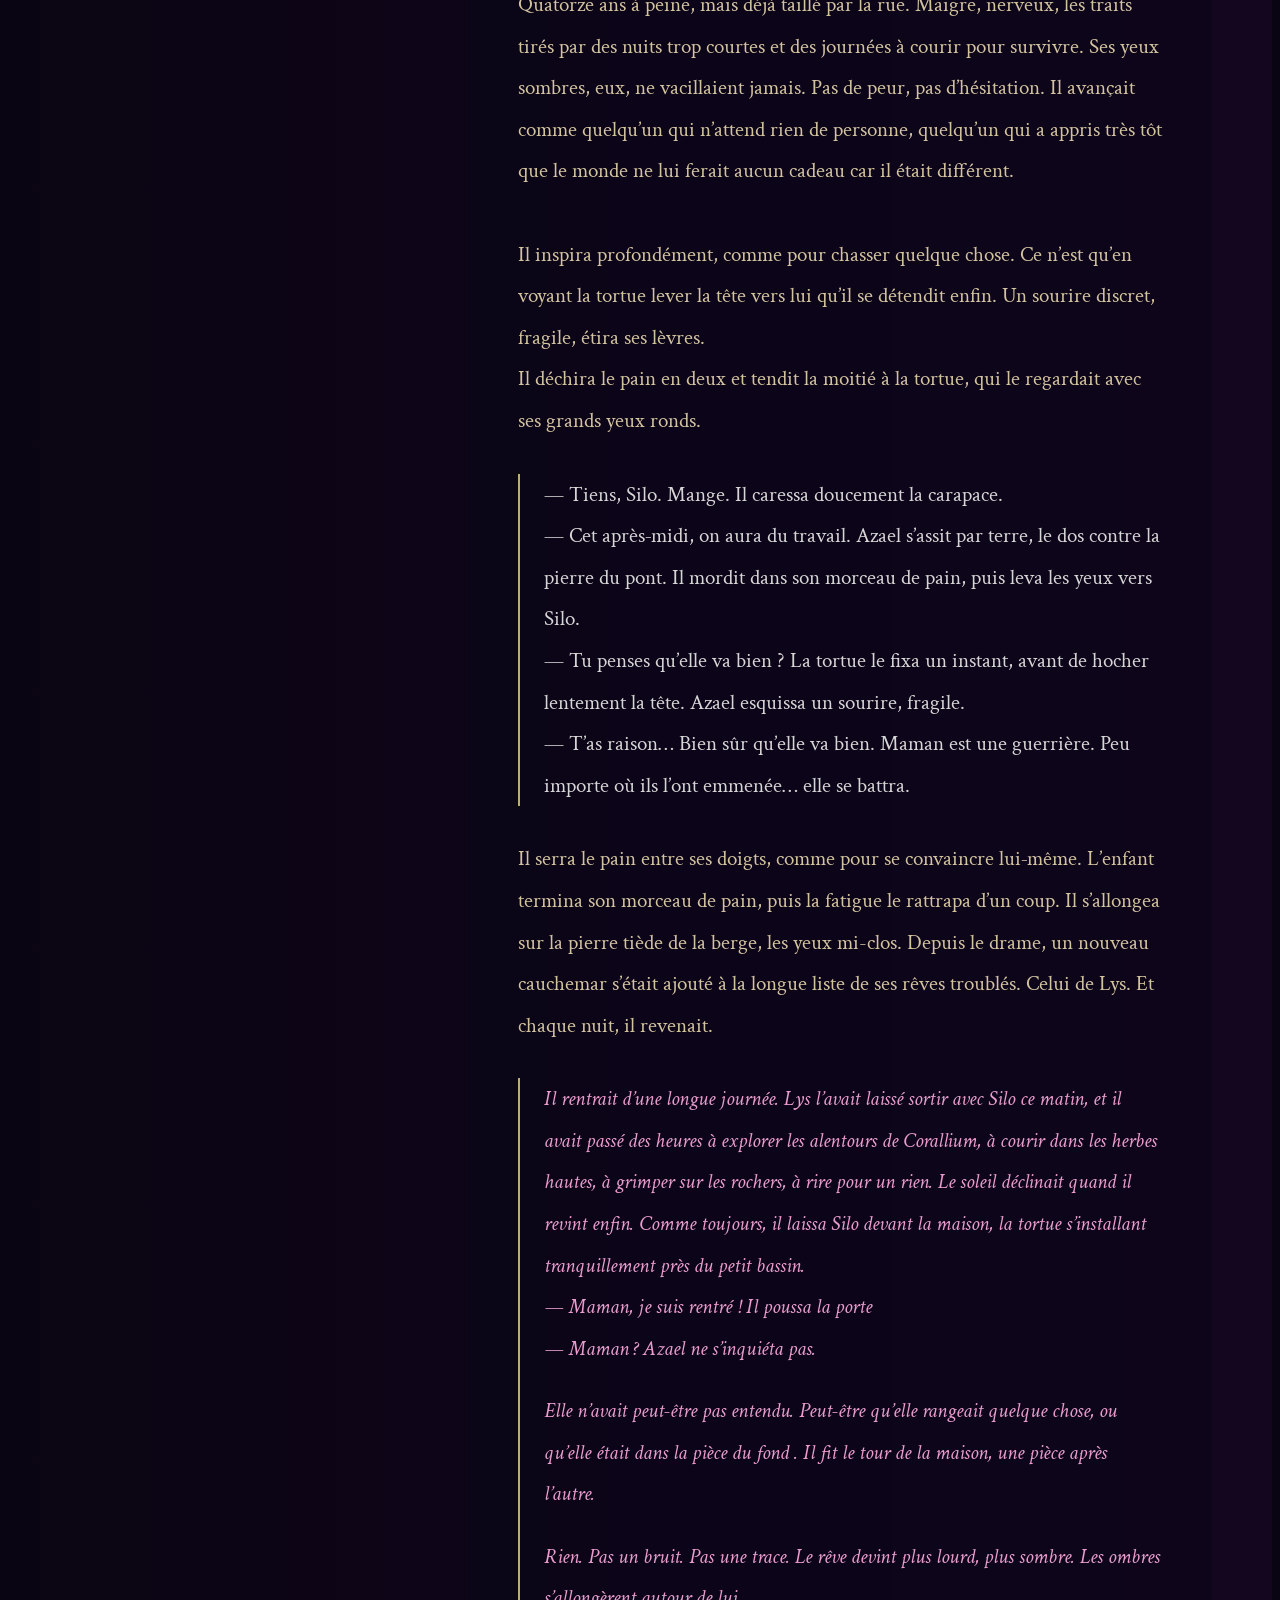
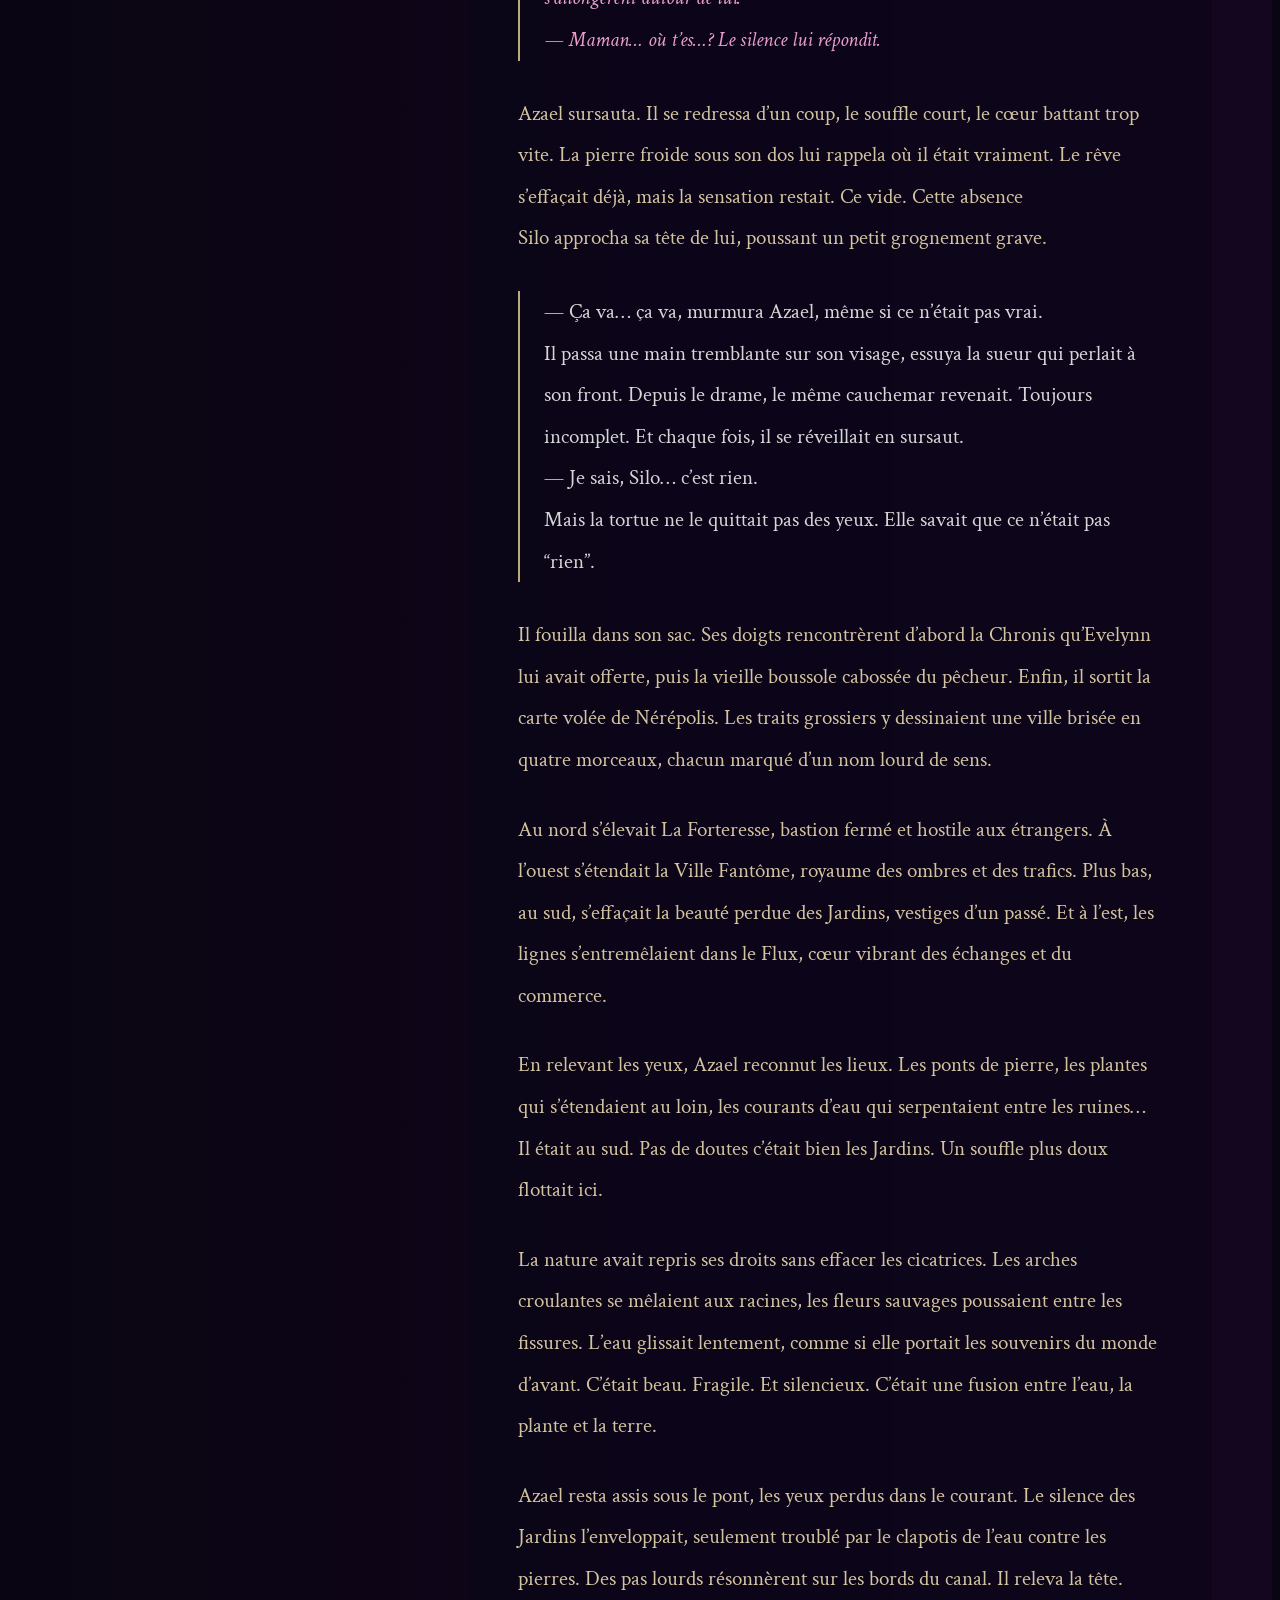
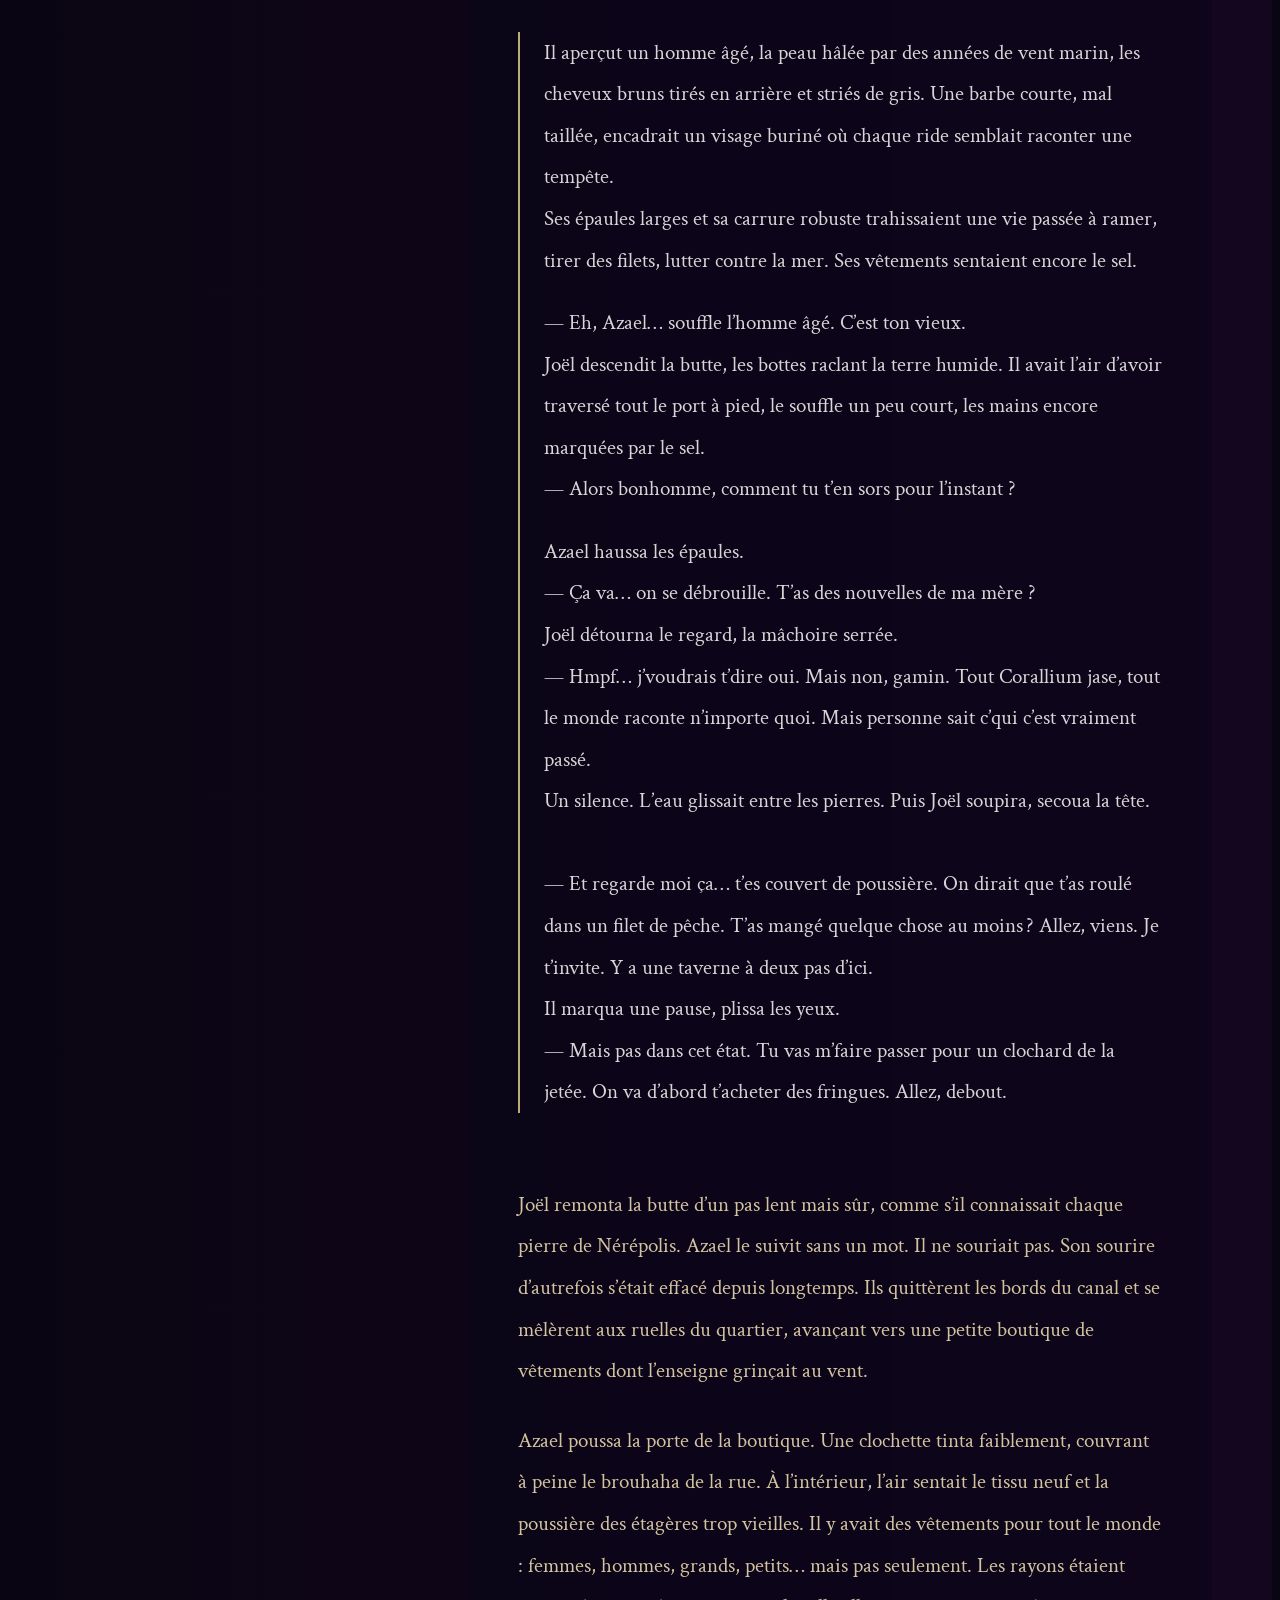
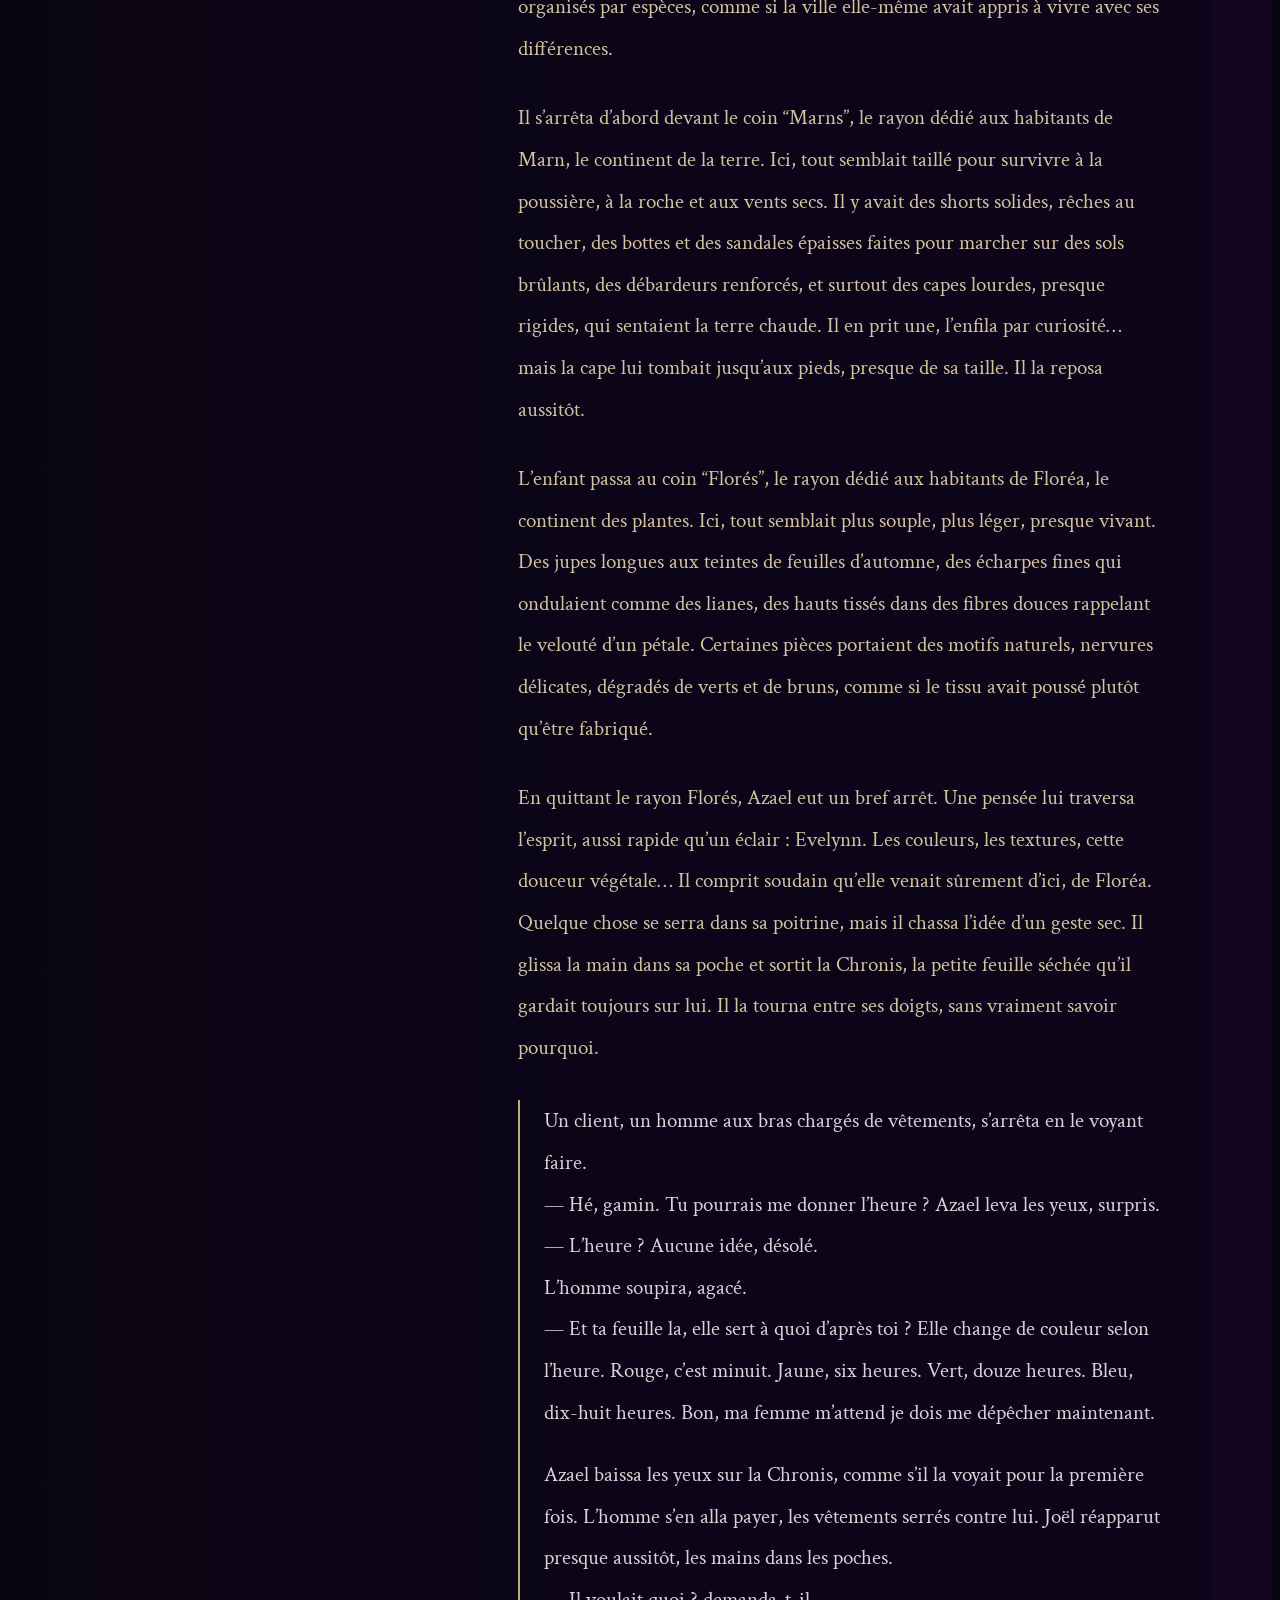
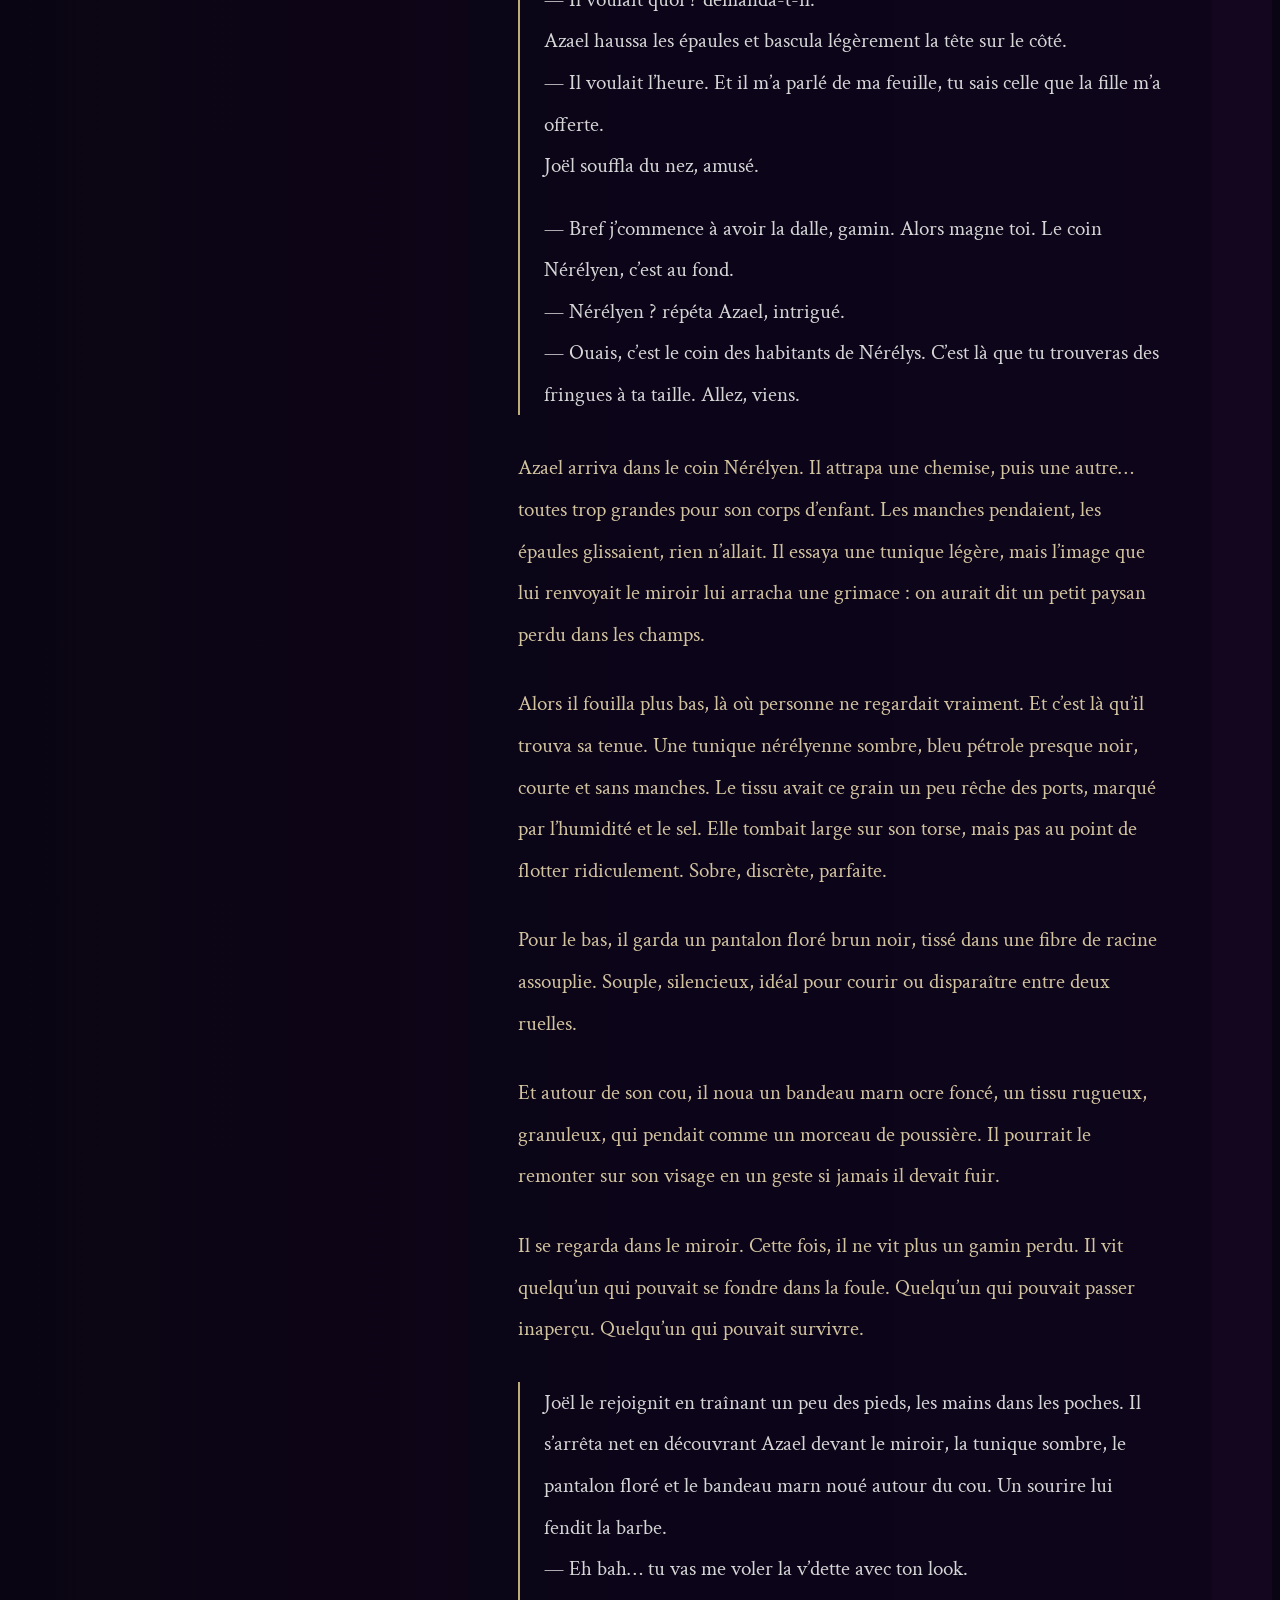
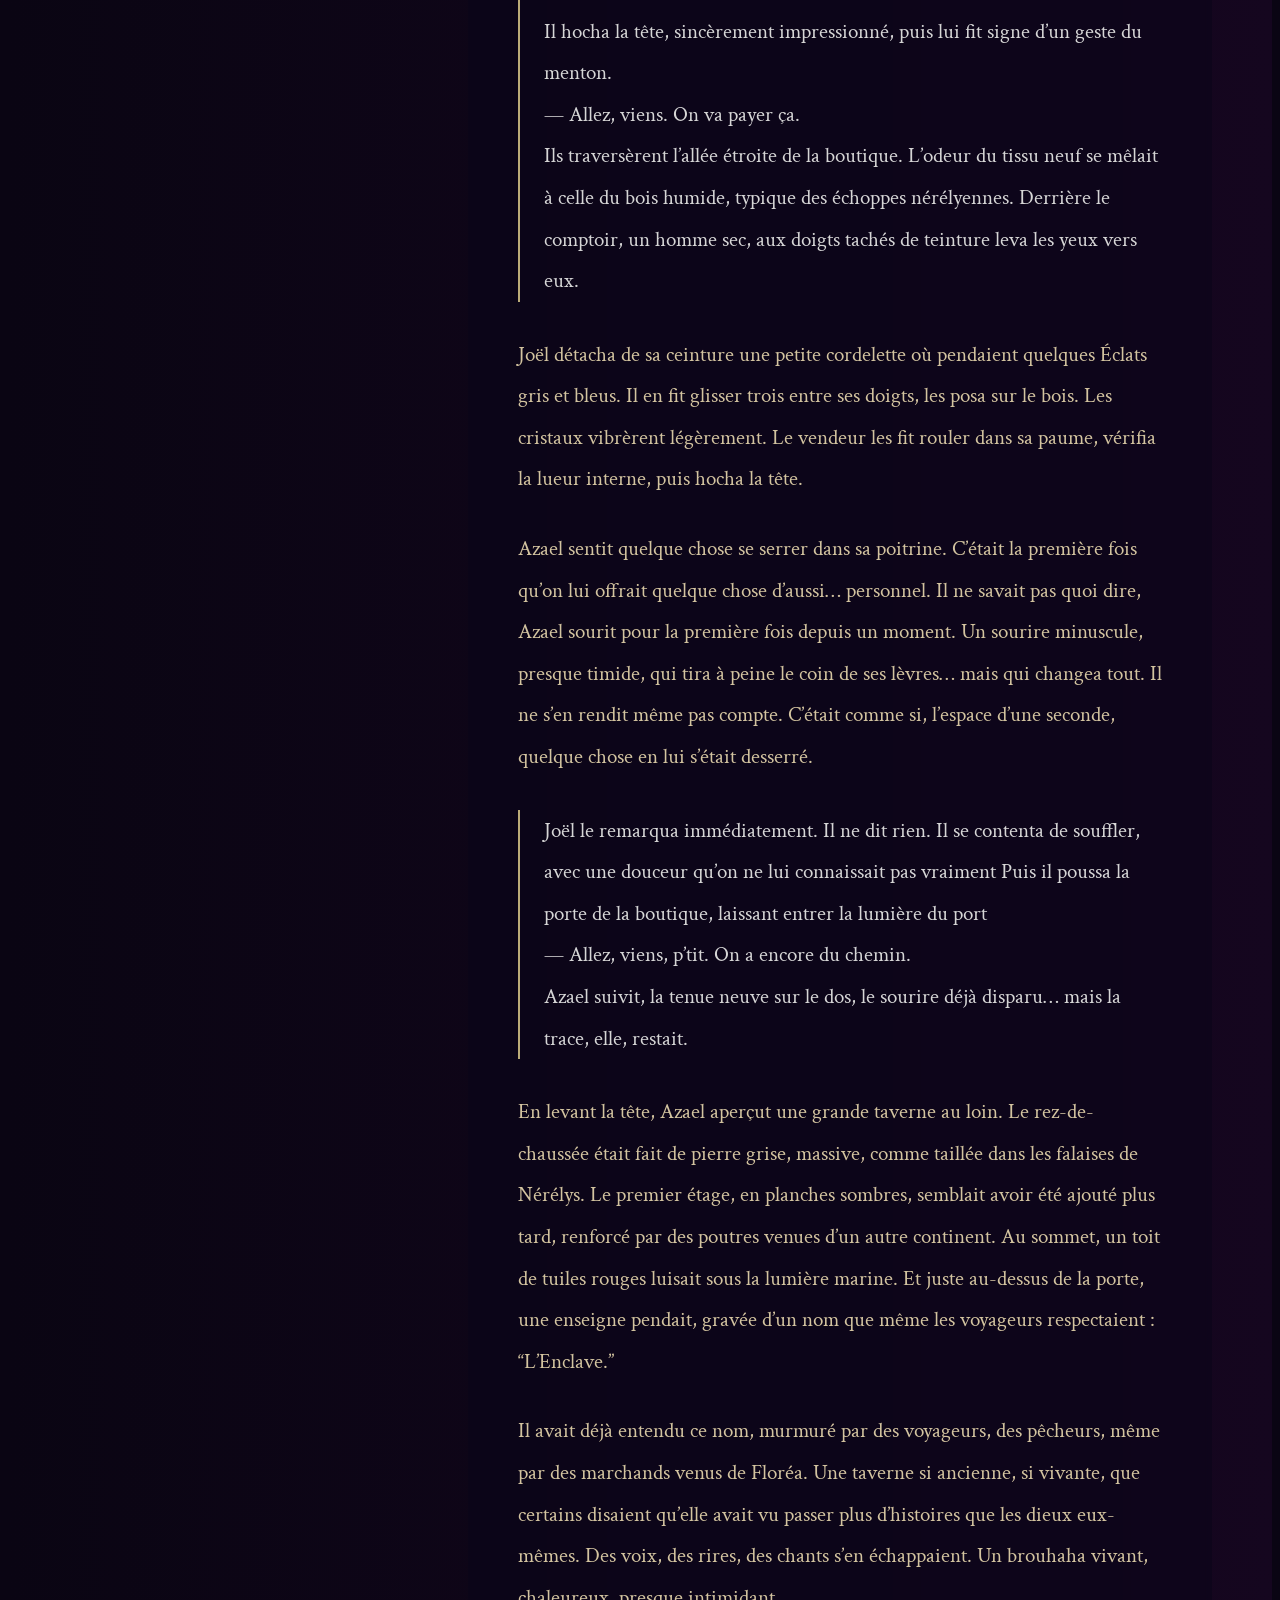
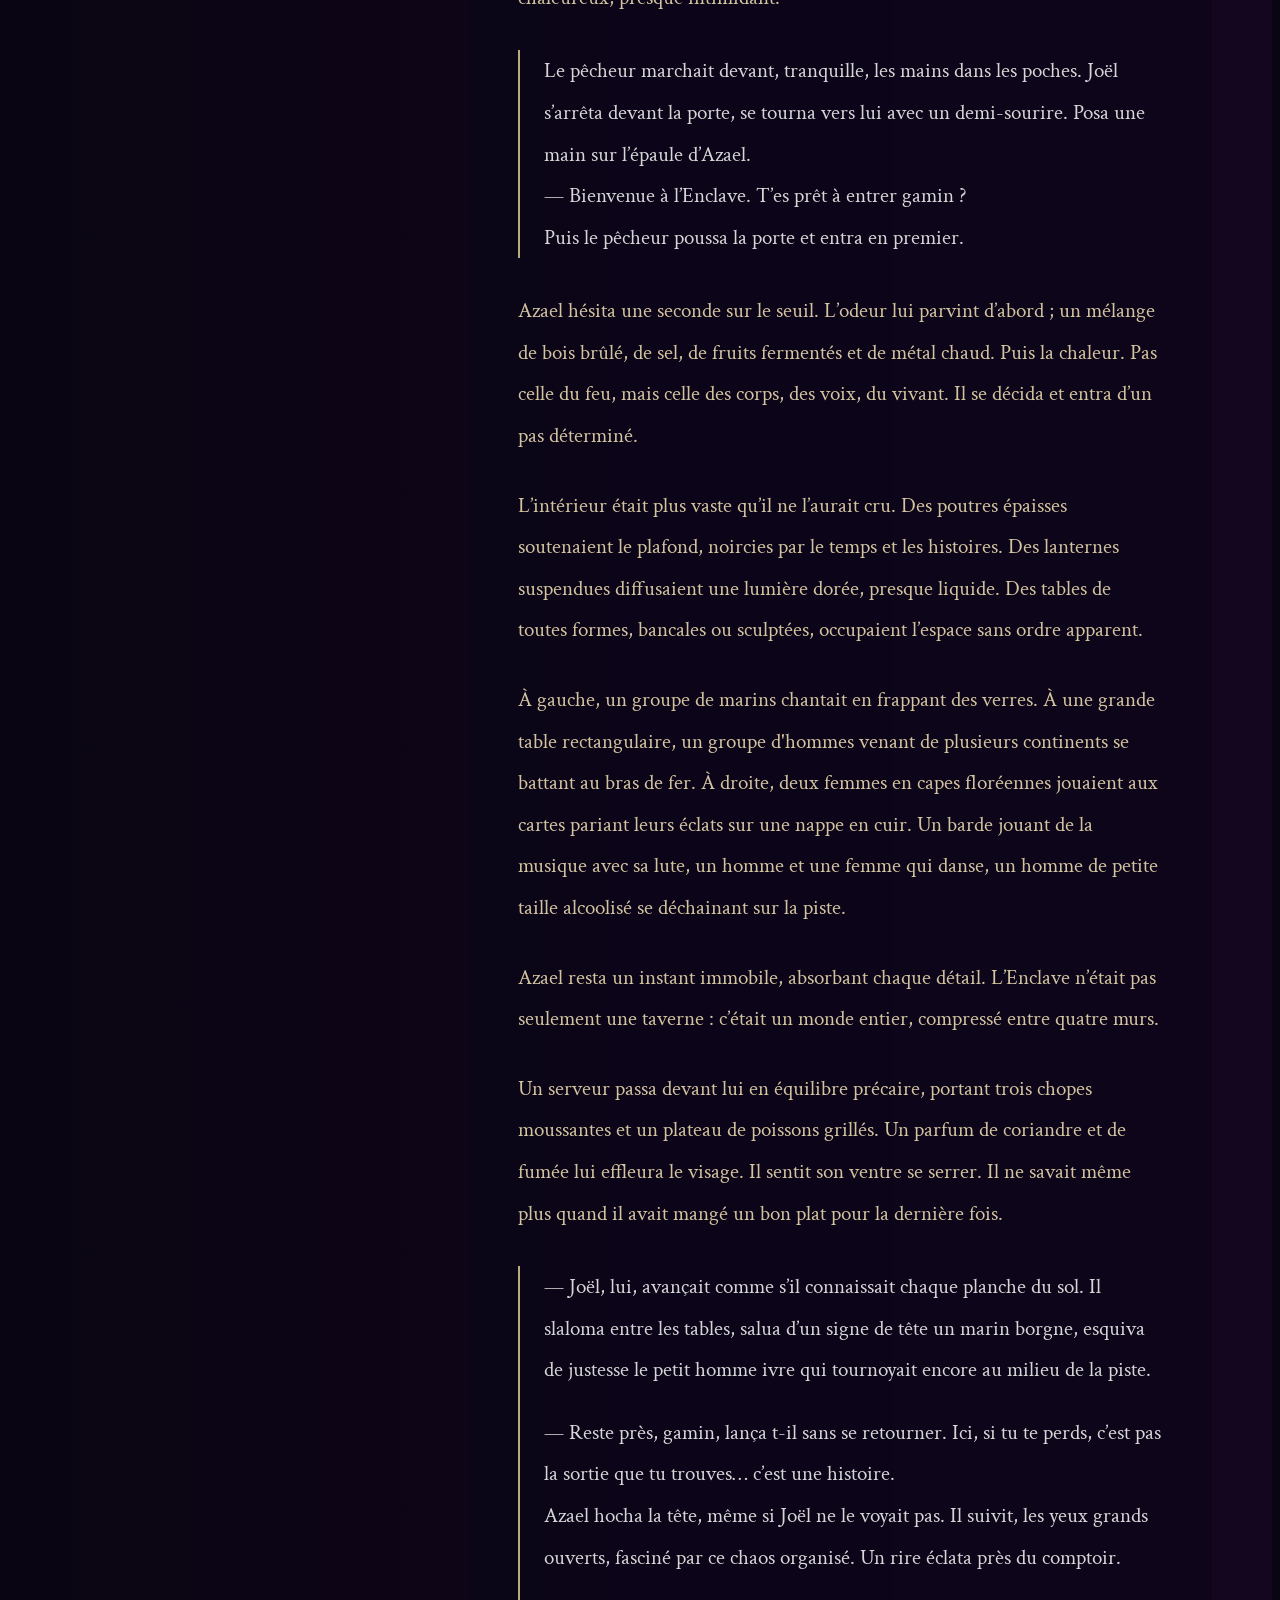
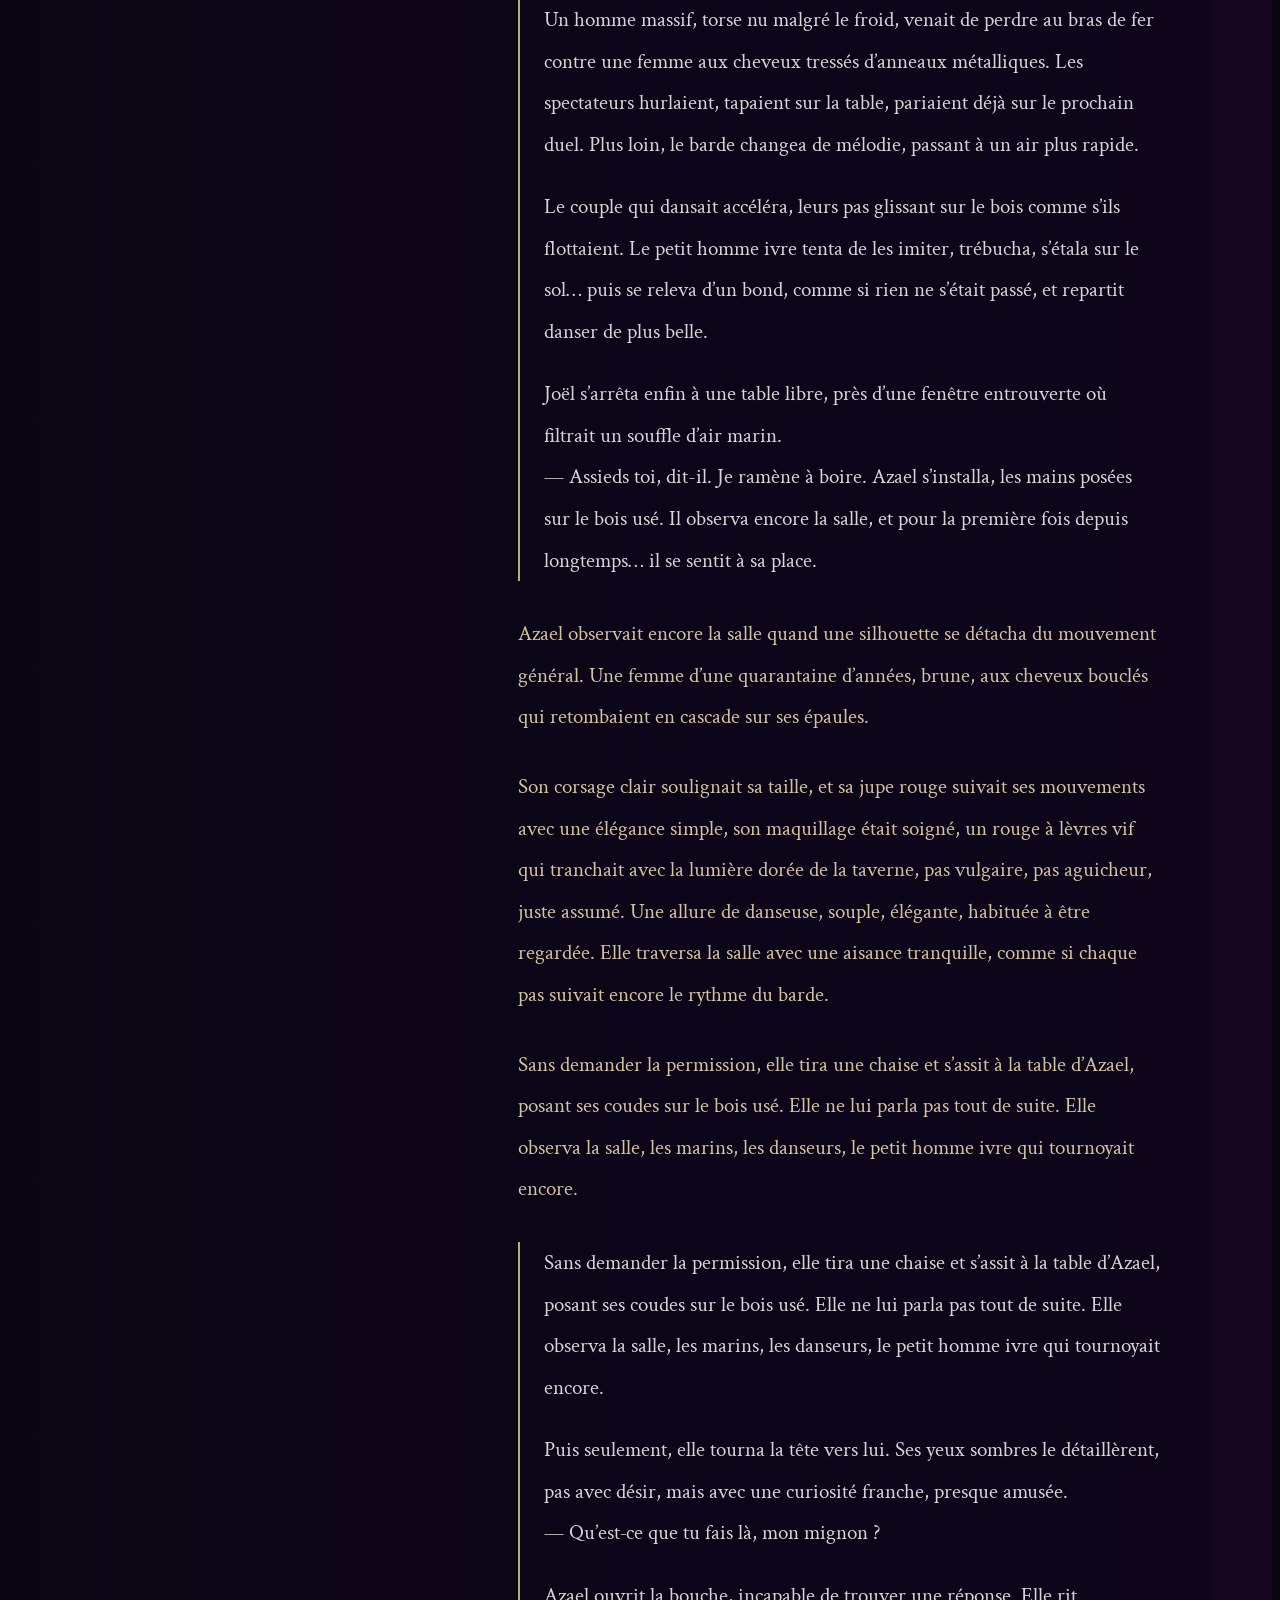
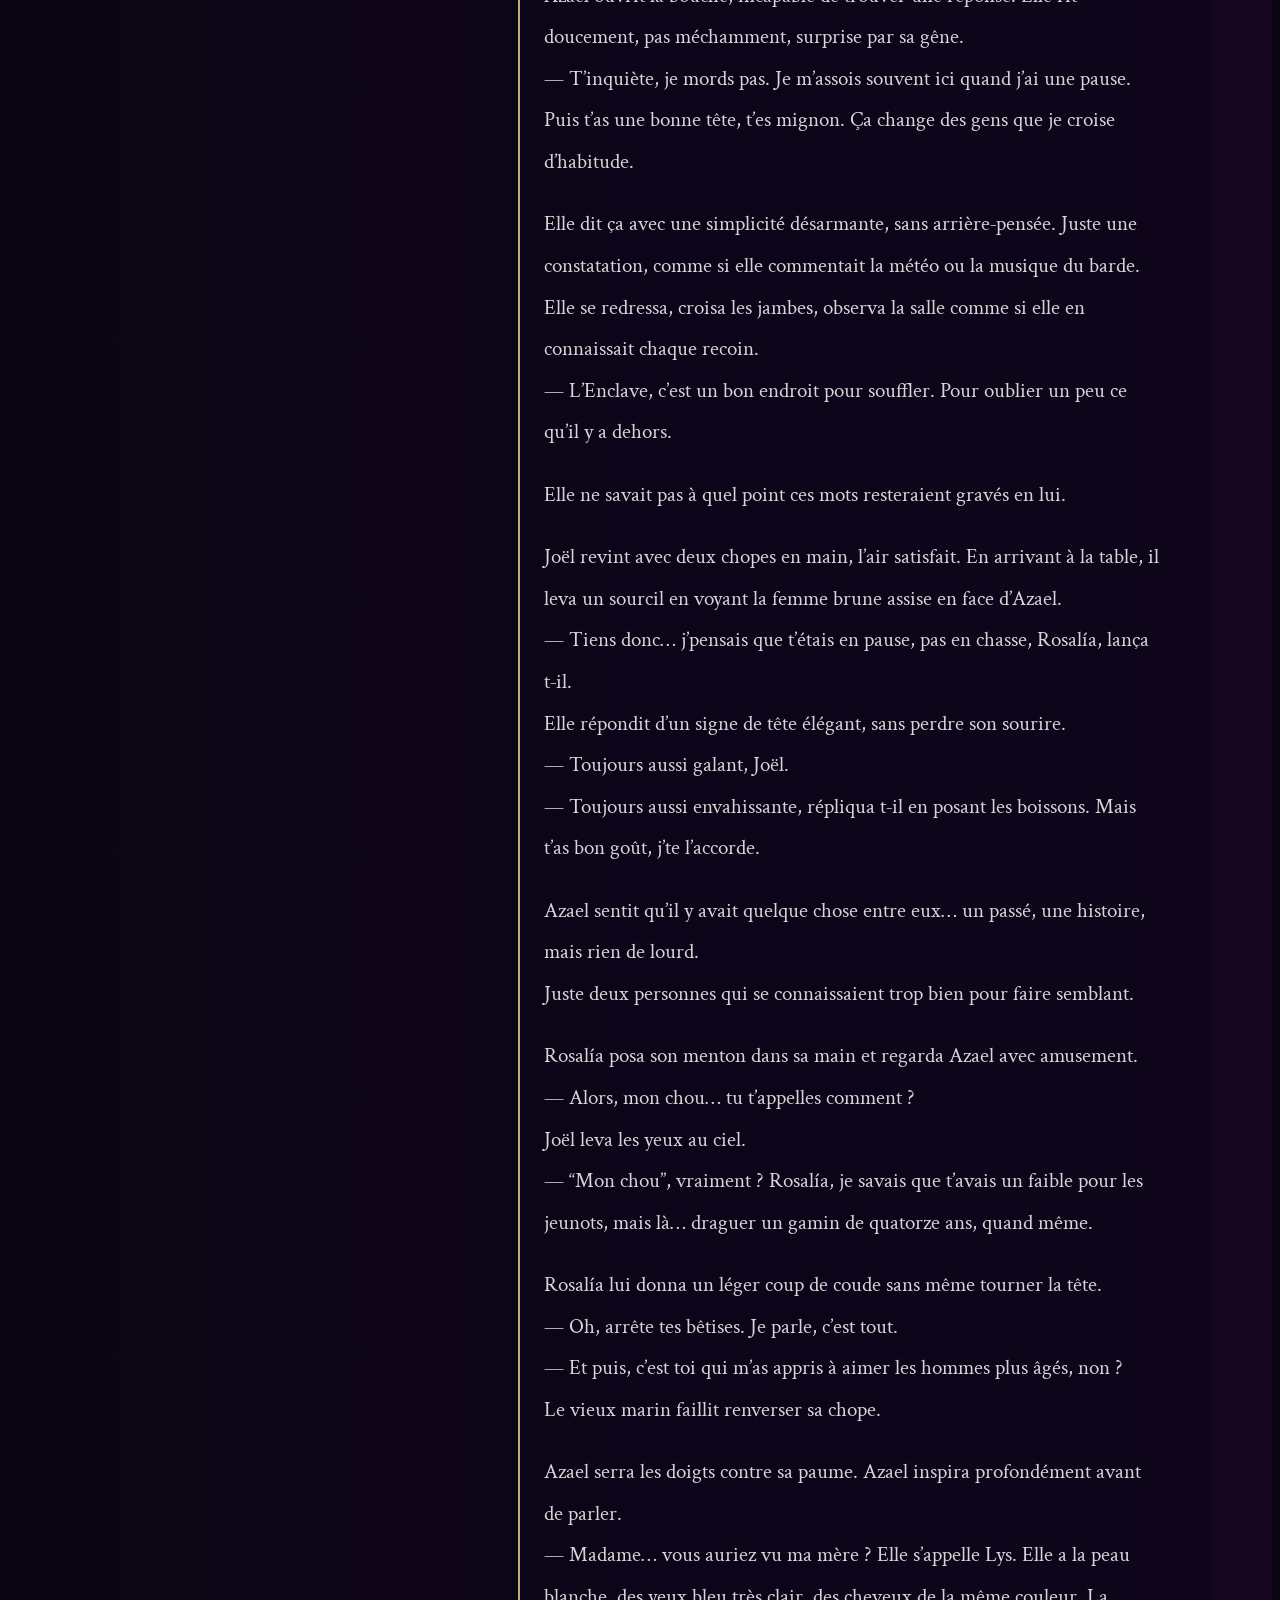
<file: chapitre3.html>
<!DOCTYPE html>
<html>
  <head>
    <title>Astralis - Wiki Officiel</title>
    <link rel="icon" type="image/png" href="favicon.png">
    <link rel="stylesheet" href="style.css">
    <link href="https://fonts.googleapis.com/css2?family=Cinzel:wght@700&family=Crimson+Text:ital@1&display=swap" rel="stylesheet">
    <meta charset="UTF-8">
    <meta name="viewport" content="width=device-width, initial-scale=1.0, maximum-scale=1.0, viewport-fit=cover">
  </head>
  
  <body>
  <canvas id="stars"></canvas>
    
  <nav>
  <div class="sidebar">
    <div class="sidebar-logo">
    <img class="logo-icon" src="logode.png" alt="Logo Astralis">
    <span class="logo-text">ASTRALIS</span>
  </div>
    <ul>
      <li>
        <a href="accueil.html">
          <span class="sidebar-icon">✨</span>
          <span>Accueil</span>
        </a>
      </li>
      <li class="active">
        <a href="lore.html">
          <span class="sidebar-icon">📜</span>
          <span>Lore</span>
        </a>
      </li>
      <li>
        <a href="carte.html">
          <span class="sidebar-icon">🧭</span>
          <span>Carte</span>
        </a>
      </li>
    </ul>
  </div>
  </nav>

  <div class="chapitre-wrapper">
    <div class="legende">
    <p class="legende-titre">Légende</p>
    <p class="l-conte"><span class="pastille p-conte"></span> Les histoires</p>
    <p class="l-reve"><span class="pastille p-reve"></span> Les rêves</p>
    <p class="l-dialogue"><span class="pastille p-dialogue"></span> Les dialogues</p>
    <p class="l-recit"><span class="pastille p-recit"></span> Le récit</p>
    </div>
    <div class="chapitre-header">
      <p class="chapitre-label">CHAPITRE III</p>
      <h1 class="chapitre-title">Tourbillon</h1>
      <div class="divider">
        <div class="divider-line"></div>
        <div class="divider-diamond">✦</div>
        <div class="divider-line"></div>
      </div>
    </div>


    
    <div class="chapitre-content">
    <div class="dialogue-block"> 
    <p>Le quartier Est de Nérépolis bourdonnait comme chaque matin. Les habitants se pressaient dans les rues, les marchands criaient leurs offres, et les enfants jouaient à cache-cache entre les étals colorés. <br>
    <br>— Venez, venez ! Blora pas cher ! <br>— Par ici, n’ayez pas peur, venez goûter ! <br> La place des marchands débordait de monde. Musique, odeurs d’épices, cris qui se mêlaient aux rires… un chaos vivant, typique de Nérépolis. Au milieu de cette agitation, une silhouette solitaire.<br>
    <br>— Attrapez le ! Ce petit vaurien m’a volé mon pain ! hurla un marchand. <br> — Sûrement un gamin fantôme, c’est certain… vivement que le roi expulse cette vermine, grommela un autre marchand.<br> <br>Une silhouette encapuchonnée fendit la foule. Le garçon bouscula des passants, glissa entre deux étals, puis disparut au premier tournant. Sans hésiter, il sauta dans le canal. Le marchand arriva juste à temps pour apercevoir l’enfant s’éloigner, juché sur le dos d’une tortue des eaux. En quelques secondes, il n’était plus qu’un point dans les reflets sombres du courant.
    </div>

    <p>Plus loin, la tortue ralentit et s’immobilisa près d’un pont couvert de mousse. Le voleur descendit, l’eau lui montant jusqu’aux chevilles, puis grimpa sur la berge. Il abaissa sa capuche. Ses cheveux bleu foncé, collés par l’humidité, glissèrent sur son front. Son visage apparut, c’était Azael. 
    <br><br>Quatorze ans à peine, mais déjà taillé par la rue. Maigre, nerveux, les traits tirés par des nuits trop courtes et des journées à courir pour survivre. Ses yeux sombres, eux, ne vacillaient jamais. Pas de peur, pas d’hésitation. Il avançait comme quelqu’un qui n’attend rien de personne, quelqu’un qui a appris très tôt que le monde ne lui ferait aucun cadeau car il était différent. 
    <br><br>Il inspira profondément, comme pour chasser quelque chose. Ce n’est qu’en voyant la tortue lever la tête vers lui qu’il se détendit enfin. Un sourire discret, fragile, étira ses lèvres.
    <br> Il déchira le pain en deux et tendit la moitié à la tortue, qui le regardait avec ses grands yeux ronds.
    <div class="dialogue-block"> 
    <p>— Tiens, Silo. Mange. Il caressa doucement la carapace. <br>
    — Cet après‑midi, on aura du travail. 
    Azael s’assit par terre, le dos contre la pierre du pont. Il mordit dans son morceau de pain, puis leva les yeux vers Silo.
    <br>— Tu penses qu’elle va bien ?
    La tortue le fixa un instant, avant de hocher lentement la tête. Azael esquissa un sourire, fragile.
    <br>— T’as raison… Bien sûr qu’elle va bien. Maman est une guerrière. Peu importe où ils l’ont emmenée… elle se battra.
    
     </div><p>Il serra le pain entre ses doigts, comme pour se convaincre lui‑même. L’enfant termina son morceau de pain, puis la fatigue le rattrapa d’un coup. Il s’allongea sur la pierre tiède de la berge, les yeux mi-clos. Depuis le drame, un nouveau cauchemar s’était ajouté à la longue liste de ses rêves troublés. 
    Celui de Lys. Et chaque nuit, il revenait.</p>  
    <div class="dialogue-reve-block">
    <p>Il rentrait d’une longue journée. Lys l’avait laissé sortir avec Silo ce matin, et il avait passé des heures à explorer les alentours de Corallium, à courir dans les herbes hautes, à grimper sur les rochers, à rire pour un rien. Le soleil déclinait quand il revint enfin.
    Comme toujours, il laissa Silo devant la maison, la tortue s’installant tranquillement près du petit bassin.
    <br>— Maman, je suis rentré ! Il poussa la porte<br> — Maman ? Azael ne s’inquiéta pas. <p>
    Elle n’avait peut‑être pas entendu. Peut‑être qu’elle rangeait quelque chose, ou qu’elle était dans la pièce du fond . Il fit le tour de la maison, une pièce après l’autre. 
    <p> Rien. Pas un bruit. Pas une trace. Le rêve devint plus lourd, plus sombre. Les ombres s’allongèrent autour de lui. <br> — Maman… où t’es…? Le silence lui répondit.</p></div>

    <p>Azael sursauta. Il se redressa d’un coup, le souffle court, le cœur battant trop vite. La pierre froide sous son dos lui rappela où il était vraiment. Le rêve s’effaçait déjà, mais la sensation restait. Ce vide. Cette absence<br> Silo approcha sa tête de lui, poussant un petit grognement grave.
    <div class="dialogue-block"> 
    <p>— Ça va… ça va, murmura Azael, même si ce n’était pas vrai. <br> Il passa une main tremblante sur son visage, essuya la sueur qui perlait à son front. Depuis le drame, le même cauchemar revenait. Toujours incomplet. Et chaque fois, il se réveillait en sursaut. <br>— Je sais, Silo… c’est rien. <br> Mais la tortue ne le quittait pas des yeux. Elle savait que ce n’était pas “rien”.</p></div>

    <p>Il fouilla dans son sac. Ses doigts rencontrèrent d’abord la Chronis qu’Evelynn lui avait offerte, puis la vieille boussole cabossée du pêcheur. Enfin, il sortit la carte volée de Nérépolis. Les traits grossiers y dessinaient une ville brisée en quatre morceaux, chacun marqué d’un nom lourd de sens.<p> Au nord s’élevait La Forteresse, bastion fermé et hostile aux étrangers. À l’ouest s’étendait la Ville Fantôme, royaume des ombres et des trafics. Plus bas, au sud, s’effaçait la beauté perdue des Jardins, vestiges d’un passé. Et à l’est, les lignes s’entremêlaient dans le Flux, cœur vibrant des échanges et du commerce. 
    <br><p>En relevant les yeux, Azael reconnut les lieux. Les ponts de pierre, les plantes qui s’étendaient au loin, les courants d’eau qui serpentaient entre les ruines… Il était au sud. Pas de doutes c’était bien les Jardins. Un souffle plus doux flottait ici. <p>La nature avait repris ses droits sans effacer les cicatrices. Les arches croulantes se mêlaient aux racines, les fleurs sauvages poussaient entre les fissures. L’eau glissait lentement, comme si elle portait les souvenirs du monde d’avant. C’était beau. Fragile. Et silencieux. C’était une fusion entre l’eau, la plante et la terre.</p>
    <p>Azael resta assis sous le pont, les yeux perdus dans le courant. Le silence des Jardins l’enveloppait, seulement troublé par le clapotis de l’eau contre les pierres. Des pas lourds résonnèrent sur les bords du canal. Il releva la tête. 
    
    <div class="dialogue-block"> 
    <p>Il aperçut un homme âgé, la peau hâlée par des années de vent marin, les cheveux bruns tirés en arrière et striés de gris. Une barbe courte, mal taillée, encadrait un visage buriné où chaque ride semblait raconter une tempête.<br> Ses épaules larges et sa carrure robuste trahissaient une vie passée à ramer, tirer des filets, lutter contre la mer. Ses vêtements sentaient encore le sel.
    <p>— Eh, Azael… souffle l’homme âgé. C’est ton vieux. 
    <br> Joël descendit la butte, les bottes raclant la terre humide. Il avait l’air d’avoir traversé tout le port à pied, le souffle un peu court, les mains encore marquées par le sel.
    <br> — Alors bonhomme, comment tu t’en sors pour l’instant ?
    <p> Azael haussa les épaules.
    <br> — Ça va… on se débrouille. T’as des nouvelles de ma mère ?
    <br>Joël détourna le regard, la mâchoire serrée.
    <br>— Hmpf… j’voudrais t’dire oui. Mais non, gamin. Tout Corallium jase, tout le monde raconte n’importe quoi. Mais personne sait c’qui c’est vraiment passé. 
    <br>Un silence. L’eau glissait entre les pierres. Puis Joël soupira, secoua la tête.
    <br><br>— Et regarde moi ça… t’es couvert de poussière. On dirait que t’as roulé dans un filet de pêche. T’as mangé quelque chose au moins ? Allez, viens. Je t’invite. Y a une taverne à deux pas d’ici.
    <br>Il marqua une pause, plissa les yeux.
    <br>— Mais pas dans cet état. Tu vas m’faire passer pour un clochard de la jetée. On va d’abord t’acheter des fringues. Allez, debout. 
    </div><br><p>Joël remonta la butte d’un pas lent mais sûr, comme s’il connaissait chaque pierre de Nérépolis. Azael le suivit sans un mot. Il ne souriait pas. Son sourire d’autrefois s’était effacé depuis longtemps. Ils quittèrent les bords du canal et se mêlèrent aux ruelles du quartier, avançant vers une petite boutique de vêtements dont l’enseigne grinçait au vent.
    

    <p>Azael poussa la porte de la boutique. Une clochette tinta faiblement, couvrant à peine le brouhaha de la rue. À l’intérieur, l’air sentait le tissu neuf et la poussière des étagères trop vieilles. Il y avait des vêtements pour tout le monde : femmes, hommes, grands, petits… mais pas seulement. Les rayons étaient organisés par espèces, comme si la ville elle-même avait appris à vivre avec ses différences.
    <br><p>Il s’arrêta d’abord devant le coin “Marns”, le rayon dédié aux habitants de Marn, le continent de la terre. Ici, tout semblait taillé pour survivre à la poussière, à la roche et aux vents secs. Il y avait des shorts solides, rêches au toucher, des bottes et des sandales épaisses faites pour marcher sur des sols brûlants, des débardeurs renforcés, et surtout des capes lourdes, presque rigides, qui sentaient la terre chaude. Il en prit une, l’enfila par curiosité… mais la cape lui tombait jusqu’aux pieds, presque de sa taille. Il la reposa aussitôt.
    <br><p>L’enfant passa au coin “Florés”, le rayon dédié aux habitants de Floréa, le continent des plantes. Ici, tout semblait plus souple, plus léger, presque vivant. Des jupes longues aux teintes de feuilles d’automne, des écharpes fines qui ondulaient comme des lianes, des hauts tissés dans des fibres douces rappelant le velouté d’un pétale. Certaines pièces portaient des motifs naturels, nervures délicates, dégradés de verts et de bruns, comme si le tissu avait poussé plutôt qu’être fabriqué.
    <br><p>En quittant le rayon Florés, Azael eut un bref arrêt. Une pensée lui traversa l’esprit, aussi rapide qu’un éclair : Evelynn. Les couleurs, les textures, cette douceur végétale… Il comprit soudain qu’elle venait sûrement d’ici, de Floréa. Quelque chose se serra dans sa poitrine, mais il chassa l’idée d’un geste sec. Il glissa la main dans sa poche et sortit la Chronis, la petite feuille séchée qu’il gardait toujours sur lui. Il la tourna entre ses doigts, sans vraiment savoir pourquoi.
    <div class="dialogue-block"> 
    <p>Un client, un homme aux bras chargés de vêtements, s’arrêta en le voyant faire.<br>
    — Hé, gamin. Tu pourrais me donner l’heure ? Azael leva les yeux, surpris.<br>
    — L’heure ? Aucune idée, désolé.<br> L’homme soupira, agacé. <br> — Et ta feuille la, elle sert à quoi d’après toi ? Elle change de couleur selon l’heure. Rouge, c’est minuit. Jaune, six heures. Vert, douze heures. Bleu, dix-huit heures. Bon, ma femme m’attend je dois me dépêcher maintenant. 
    <p>Azael baissa les yeux sur la Chronis, comme s’il la voyait pour la première fois. L’homme s’en alla payer, les vêtements serrés contre lui. Joël réapparut presque aussitôt, les mains dans les poches.
    <br>— Il voulait quoi ? demanda-t-il.
    <br>Azael haussa les épaules et bascula légèrement la tête sur le côté.
    <br>— Il voulait l’heure. Et il m’a parlé de ma feuille, tu sais celle que la fille m’a offerte. 
    <br>Joël souffla du nez, amusé.
    <p>— Bref j’commence à avoir la dalle, gamin. Alors magne toi. Le coin Nérélyen, c’est au fond. <br>— Nérélyen ? répéta Azael, intrigué. <br>— Ouais, c’est le coin des habitants de Nérélys. C’est là que tu trouveras des fringues à ta taille. Allez, viens.</p></div>

    <p>Azael arriva dans le coin Nérélyen. Il attrapa une chemise, puis une autre… toutes trop grandes pour son corps d’enfant. Les manches pendaient, les épaules glissaient, rien n’allait. Il essaya une tunique légère, mais l’image que lui renvoyait le miroir lui arracha une grimace : on aurait dit un petit paysan perdu dans les champs. 
    <p>Alors il fouilla plus bas, là où personne ne regardait vraiment. Et c’est là qu’il trouva sa tenue. Une tunique nérélyenne sombre, bleu pétrole presque noir, courte et sans manches. Le tissu avait ce grain un peu rêche des ports, marqué par l’humidité et le sel. Elle tombait large sur son torse, mais pas au point de flotter ridiculement. Sobre, discrète, parfaite. 
    <p>Pour le bas, il garda un pantalon floré brun noir, tissé dans une fibre de racine assouplie. Souple, silencieux, idéal pour courir ou disparaître entre deux ruelles. 
    <p>Et autour de son cou, il noua un bandeau marn ocre foncé, un tissu rugueux, granuleux, qui pendait comme un morceau de poussière. Il pourrait le remonter sur son visage en un geste si jamais il devait fuir.
    <p>Il se regarda dans le miroir. Cette fois, il ne vit plus un gamin perdu. Il vit quelqu’un qui pouvait se fondre dans la foule. Quelqu’un qui pouvait passer inaperçu. Quelqu’un qui pouvait survivre.

    <div class="dialogue-block"> 
    <p>Joël le rejoignit en traînant un peu des pieds, les mains dans les poches. Il s’arrêta net en découvrant Azael devant le miroir, la tunique sombre, le pantalon floré et le bandeau marn noué autour du cou. Un sourire lui fendit la barbe.
    <br>— Eh bah… tu vas me voler la v’dette avec ton look.
    <p>Il hocha la tête, sincèrement impressionné, puis lui fit signe d’un geste du menton. 
    <br>— Allez, viens. On va payer ça.
    <br>Ils traversèrent l’allée étroite de la boutique. L’odeur du tissu neuf se mêlait à celle du bois humide, typique des échoppes nérélyennes. Derrière le comptoir, un homme sec, aux doigts tachés de teinture leva les yeux vers eux. </p></div>
    <p>Joël détacha de sa ceinture une petite cordelette où pendaient quelques Éclats gris et bleus. Il en fit glisser trois entre ses doigts, les posa sur le bois. Les cristaux vibrèrent légèrement. Le vendeur les fit rouler dans sa paume, vérifia la lueur interne, puis hocha la tête.
    <p>Azael sentit quelque chose se serrer dans sa poitrine. C’était la première fois qu’on lui offrait quelque chose d’aussi… personnel. Il ne savait pas quoi dire, Azael sourit pour la première fois depuis un moment. Un sourire minuscule, presque timide, qui tira à peine le coin de ses lèvres… mais qui changea tout. Il ne s’en rendit même pas compte. C’était comme si, l’espace d’une seconde, quelque chose en lui s’était desserré.</p>
    <div class="dialogue-block">  
    <p>Joël le remarqua immédiatement. Il ne dit rien. Il se contenta de souffler, avec une douceur qu’on ne lui connaissait pas vraiment Puis il poussa la porte de la boutique, laissant entrer la lumière du port
    <br>— Allez, viens, p’tit. On a encore du chemin.
    <br>Azael suivit, la tenue neuve sur le dos, le sourire déjà disparu… mais la trace, elle, restait.</p></div>

    <p>En levant la tête, Azael aperçut une grande taverne au loin. Le rez-de-chaussée était fait de pierre grise, massive, comme taillée dans les falaises de Nérélys. Le premier étage, en planches sombres, semblait avoir été ajouté plus tard, renforcé par des poutres venues d’un autre continent. Au sommet, un toit de tuiles rouges luisait sous la lumière marine. Et juste au-dessus de la porte, une enseigne pendait, gravée d’un nom que même les voyageurs respectaient : “L’Enclave.” 
    <p>Il avait déjà entendu ce nom, murmuré par des voyageurs, des pêcheurs, même par des marchands venus de Floréa. Une taverne si ancienne, si vivante, que certains disaient qu’elle avait vu passer plus d’histoires que les dieux eux-mêmes. Des voix, des rires, des chants s’en échappaient. Un brouhaha vivant, chaleureux, presque intimidant.</p>
    <div class="dialogue-block"> 
    <p>Le pêcheur marchait devant, tranquille, les mains dans les poches. Joël s’arrêta devant la porte, se tourna vers lui avec un demi-sourire. Posa une main sur l’épaule d’Azael.
    <br>— Bienvenue à l’Enclave. T’es prêt à entrer gamin ? 
    <br>Puis le pêcheur poussa la porte et entra en premier. </p></div>

    <p>Azael hésita une seconde sur le seuil. L’odeur lui parvint d’abord ; un mélange de bois brûlé, de sel, de fruits fermentés et de métal chaud. Puis la chaleur. Pas celle du feu, mais celle des corps, des voix, du vivant. Il se décida et entra d’un pas déterminé.
    <p>L’intérieur était plus vaste qu’il ne l’aurait cru. Des poutres épaisses soutenaient le plafond, noircies par le temps et les histoires. Des lanternes suspendues diffusaient une lumière dorée, presque liquide. Des tables de toutes formes, bancales ou sculptées, occupaient l’espace sans ordre apparent.
    <p>À gauche, un groupe de marins chantait en frappant des verres. À une grande table rectangulaire, un groupe d'hommes venant de plusieurs continents se battant au bras de fer.  À droite, deux femmes en capes floréennes jouaient aux cartes pariant leurs éclats sur une nappe en cuir. Un barde jouant de la musique avec sa lute, un homme et une femme qui danse, un homme de petite taille alcoolisé se déchainant sur la piste. 
    <p>Azael resta un instant immobile, absorbant chaque détail. L’Enclave n’était pas seulement une taverne : c’était un monde entier, compressé entre quatre murs. 
    <p>Un serveur passa devant lui en équilibre précaire, portant trois chopes moussantes et un plateau de poissons grillés. Un parfum de coriandre et de fumée lui effleura le visage. Il sentit son ventre se serrer. Il ne savait même plus quand il avait mangé un bon plat pour la dernière fois.
    <div class="dialogue-block"> 
    <p>— Joël, lui, avançait comme s’il connaissait chaque planche du sol. Il slaloma entre les tables, salua d’un signe de tête un marin borgne, esquiva de justesse le petit homme ivre qui tournoyait encore au milieu de la piste.
    <p>— Reste près, gamin, lança t-il sans se retourner. Ici, si tu te perds, c’est pas la sortie que tu trouves… c’est une histoire.
    <br>Azael hocha la tête, même si Joël ne le voyait pas. Il suivit, les yeux grands ouverts, fasciné par ce chaos organisé. Un rire éclata près du comptoir.</p>
    <p>Un homme massif, torse nu malgré le froid, venait de perdre au bras de fer contre une femme aux cheveux tressés d’anneaux métalliques. Les spectateurs hurlaient, tapaient sur la table, pariaient déjà sur le prochain duel. Plus loin, le barde changea de mélodie, passant à un air plus rapide.<p> Le couple qui dansait accéléra, leurs pas glissant sur le bois comme s’ils flottaient. Le petit homme ivre tenta de les imiter, trébucha, s’étala sur le sol… puis se releva d’un bond, comme si rien ne s’était passé, et repartit danser de plus belle. 
    <p>Joël s’arrêta enfin à une table libre, près d’une fenêtre entrouverte où filtrait un souffle d’air marin.
    <br>— Assieds toi, dit-il. Je ramène à boire.
    Azael s’installa, les mains posées sur le bois usé. Il observa encore la salle, et pour la première fois depuis longtemps… il se sentit à sa place. </p></div>
    <p>Azael observait encore la salle quand une silhouette se détacha du mouvement général.
    Une femme d’une quarantaine d’années, brune, aux cheveux bouclés qui retombaient en cascade sur ses épaules. <p>Son corsage clair soulignait sa taille, et sa jupe rouge suivait ses mouvements avec une élégance simple, son maquillage était soigné, un rouge à lèvres vif qui tranchait avec la lumière dorée de la taverne, pas vulgaire, pas aguicheur, juste assumé. Une allure de danseuse, souple, élégante, habituée à être regardée. Elle traversa la salle avec une aisance tranquille, comme si chaque pas suivait encore le rythme du barde.
    <p>Sans demander la permission, elle tira une chaise et s’assit à la table d’Azael, posant ses coudes sur le bois usé. Elle ne lui parla pas tout de suite. Elle observa la salle, les marins, les danseurs, le petit homme ivre qui tournoyait encore.

    <div class="dialogue-block"> 
    <p>Sans demander la permission, elle tira une chaise et s’assit à la table d’Azael, posant ses coudes sur le bois usé. Elle ne lui parla pas tout de suite. Elle observa la salle, les marins, les danseurs, le petit homme ivre qui tournoyait encore.
    <p>Puis seulement, elle tourna la tête vers lui. Ses yeux sombres le détaillèrent, pas avec désir, mais avec une curiosité franche, presque amusée.
    <br>— Qu’est‑ce que tu fais là, mon mignon ?
    <p>Azael ouvrit la bouche, incapable de trouver une réponse. Elle rit doucement, pas méchamment, surprise par sa gêne.
    <br>— T’inquiète, je mords pas. Je m’assois souvent ici quand j’ai une pause. Puis t’as une bonne tête, t’es mignon. Ça change des gens que je croise d’habitude. 
    <p>Elle dit ça avec une simplicité désarmante, sans arrière‑pensée. Juste une constatation, comme si elle commentait la météo ou la musique du barde. Elle se redressa, croisa les jambes, observa la salle comme si elle en connaissait chaque recoin. 
    <br>— L’Enclave, c’est un bon endroit pour souffler. Pour oublier un peu ce qu’il y a dehors.
    <p>Elle ne savait pas à quel point ces mots resteraient gravés en lui.

    <p>Joël revint avec deux chopes en main, l’air satisfait. En arrivant à la table, il leva un sourcil en voyant la femme brune assise en face d’Azael.
    <br>— Tiens donc… j’pensais que t’étais en pause, pas en chasse, Rosalía, lança t‑il.
    <br>Elle répondit d’un signe de tête élégant, sans perdre son sourire. 
    <br>— Toujours aussi galant, Joël.
    <br>— Toujours aussi envahissante, répliqua t‑il en posant les boissons. Mais t’as bon goût, j’te l’accorde.
    <p> Azael sentit qu’il y avait quelque chose entre eux… un passé, une histoire, mais rien de lourd.
    <br>Juste deux personnes qui se connaissaient trop bien pour faire semblant.
    <p>Rosalía posa son menton dans sa main et regarda Azael avec amusement.
    <br> — Alors, mon chou… tu t’appelles comment ?
    <br>Joël leva les yeux au ciel.
    <br> — “Mon chou”, vraiment ? Rosalía, je savais que t’avais un faible pour les jeunots, mais là… draguer un gamin de quatorze ans, quand même.
    <p> Rosalía lui donna un léger coup de coude sans même tourner la tête.
    <br> — Oh, arrête tes bêtises. Je parle, c’est tout. 
    <br> — Et puis, c’est toi qui m’as appris à aimer les hommes plus âgés, non ?
    <br>Le vieux marin faillit renverser sa chope.</p>

    <p>Azael serra les doigts contre sa paume. Azael inspira profondément avant de parler.
    <br>— Madame… vous auriez vu ma mère ? Elle s’appelle Lys. Elle a la peau blanche, des yeux bleu très clair, des cheveux de la même couleur. La dernière fois que je l’ai vue, elle portait une longue robe.
    <p>Rosalía eut un léger mouvement de recul, à peine perceptible. Au nom de Lys, son sourire s'était figé et ses doigts s'étaient crispés sur le bord de la table. Elle garda le silence un instant, puis releva les yeux vers lui avec une douceur triste.
    <br>— Je suis désolée pour toi, mon chou… mais ta mère, elle va être jugée au Vortex. J’ai entendu des gardes en parler. J’en sais pas plus, mais je garderai les oreilles ouvertes pour toi.</div>
    
    <p>Le jeune garçon ne répondit pas. Le mot Vortex tournait encore dans sa tête, lourd comme une pierre qu’on jette dans l’eau. Une inquiétude sourde lui serra la poitrine.</p>


    <div class="chapitre-nav">
      <a href="lore.html" class="chapitre-retour">← Retour au Lore</a>
    </div>
  </div>

  <script src="script.js"></script>
  </body>
</html>
</file>
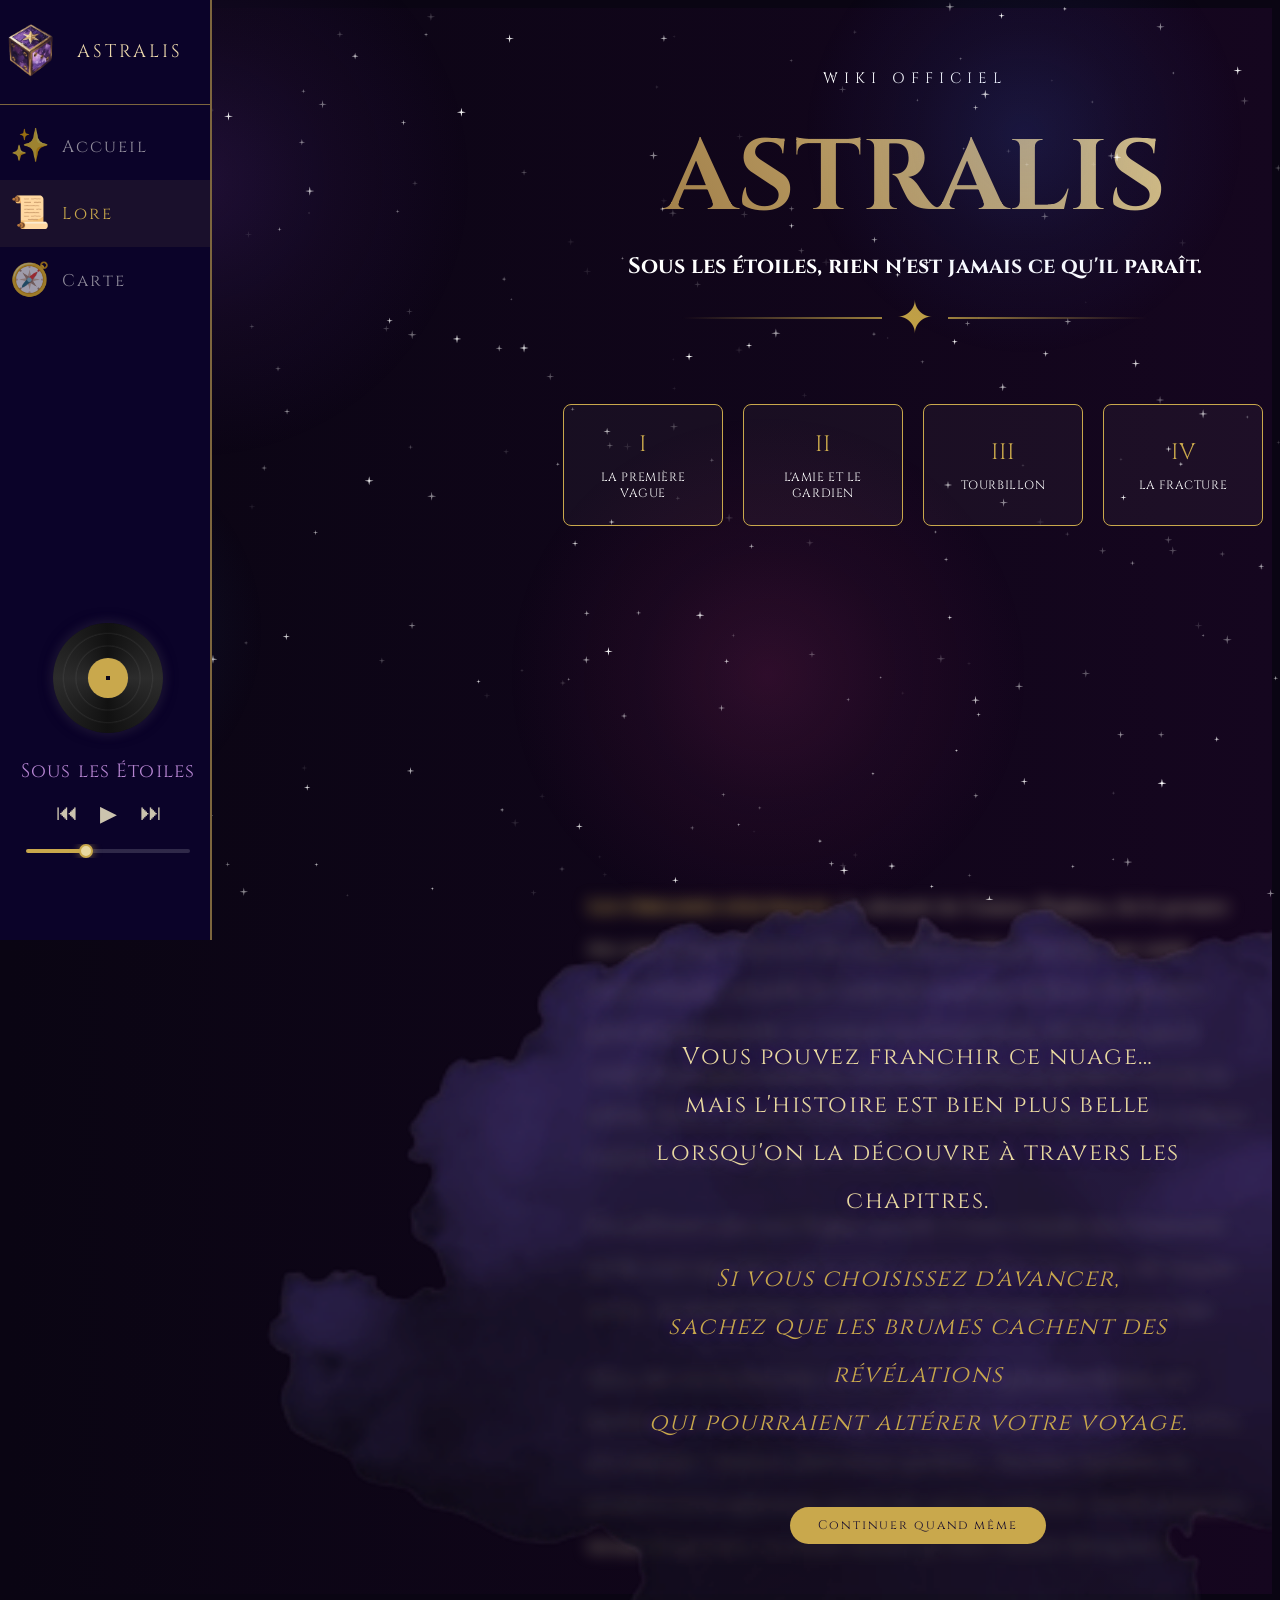
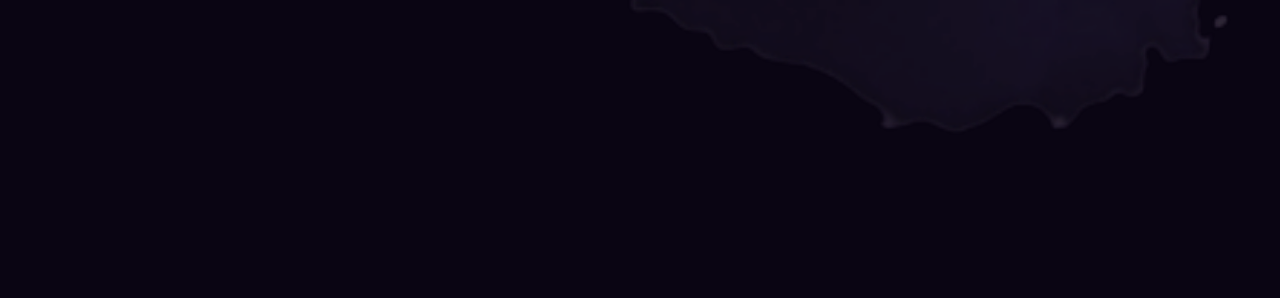
<file: lore.html>
<!DOCTYPE html>
<html>
  <head>
    <title>Astralis - Wiki Officiel</title>
    <link rel="icon" type="image/png" href="favicon.png">
    <link rel="stylesheet" href="style.css">
    <link href="https://fonts.googleapis.com/css2?family=Cinzel:wght@700&family=Crimson+Text:ital@1&display=swap" rel="stylesheet">
    <meta charset="UTF-8">
    <meta name="viewport" content="width=device-width, initial-scale=1.0, maximum-scale=1.0, viewport-fit=cover">
  </head>
  
  <body>
  <canvas id="stars"></canvas>

    <div class="header">
      <div class="wiki-label">Wiki Officiel</div>
      <h1>ASTRALIS</h1>
      <h3>Sous les étoiles, rien n'est jamais ce qu'il paraît.</h3>
      <div class="divider">
        <div class="divider-line"></div>
        <div class="divider-diamond">✦</div>
        <div class="divider-line"></div>
      </div>
    </div>

    <div class="header">
      <section class="arcs-section">
    <div class="arcs-grid">
    
    <a href="chapitre1.html" class="arc-link">
      <div class="arc-card">
        <span class="arc-number">I</span>
        <span class="arc-title">La première vague</span>
      </div>
    </a>
    <a href="chapitre2.html" class="arc-link">
      <div class="arc-card">
        <span class="arc-number">II</span>
        <span class="arc-title">L'amie et le gardien</span>
      </div>
    </a>
    <a href="chapitre3.html" class="arc-link">
      <div class="arc-card">
        <span class="arc-number">III</span>
        <span class="arc-title">Tourbillon</span>
      </div>
    </a>
    <a href="chapitre4.html" class="arc-link">
      <div class="arc-card">
        <span class="arc-number">IV</span>
        <span class="arc-title">La fracture</span>
      </div>
    </a>
  </div>
</section>

  
<div class="spoil-zone">
  <div class="spoil-nuage" id="spoilNuage">
    <img class="nuage-img" src="nuage.png" alt="">
    <div class="spoil-texte-zone">
      <div class="spoil-message">
        <p>Vous pouvez franchir ce nuage…<br> 
        mais l'histoire est bien plus belle
        <br>lorsqu'on la découvre à travers les chapitres.</p>
        <p><em> Si vous choisissez d'avancer,<br>
        sachez que les brumes cachent des révélations
        <br>qui pourraient altérer votre voyage.</em></p>
      </div>
      <button class="spoil-passer" onclick="document.getElementById('spoilNuage').classList.add('dissipe')">
        Continuer quand même
      </button>
    </div>
  </div>

  <div class="spoil-content">
  <p><span class="lore-titre">Les Origines d'Astralis :</span> La divinité du Cosmos, Nephyra, fut le premier être avant même l'Univers. Elle naquit dans le vide primordial, une entité encore infantile, incapable de comprendre sa propre existence. Ses premiers gestes furent instinctifs : en remuant son énergie brute, elle façonna sans le vouloir les premières particules, les premières lueurs, les premiers courants du cosmos. Ainsi, le cosmos d'Astralis prit forme inconsciemment, comme un dessin tracé par une main qui ignore encore ce qu'elle crée.</p>

  <p>Des millénaires plus tard, Nephyra grandit. L'ennui s'installa dans l'immensité qu'elle avait engendrée sans en avoir conscience. Pour se distraire, elle imagina un jeu : un monde vivant, complexe, capable de l'occuper et de la surprendre.</p>

  <p>Alors, elle créa les Divinités. Chacune reçut un tempérament distinct, une fonction précise, un pouvoir unique. Elles furent pensées comme les pièces d'un jeu cosmique : créateurs, destructeurs, gardiens… Sous leur impulsion, les premières terres apparurent, puis les îles, puis les continents. Astralis devint leur terrain d'expression, un monde façonné par leurs volontés divergentes.</p>
  </div> 

  <nav>
  <div class="sidebar">
    <div class="sidebar-logo">
    <img class="logo-icon" src="logode.png" alt="Logo Astralis">
    <span class="logo-text">ASTRALIS</span>
  </div>
    <ul>
      <li>
        <a href="accueil.html">
          <span class="sidebar-icon">✨</span>
          <span>Accueil</span>
        </a>
      </li>
      <li class="active">
        <a href="lore.html">
          <span class="sidebar-icon">📜</span>
          <span>Lore</span>
        </a>
      </li>
      <li>
        <a href="carte.html">
          <span class="sidebar-icon">🧭</span>
          <span>Carte</span>
        </a>
      </li>
    </ul>
  </div>
  </nav>
  

  <script src="script.js"></script>
  </body>
</html>
</file>
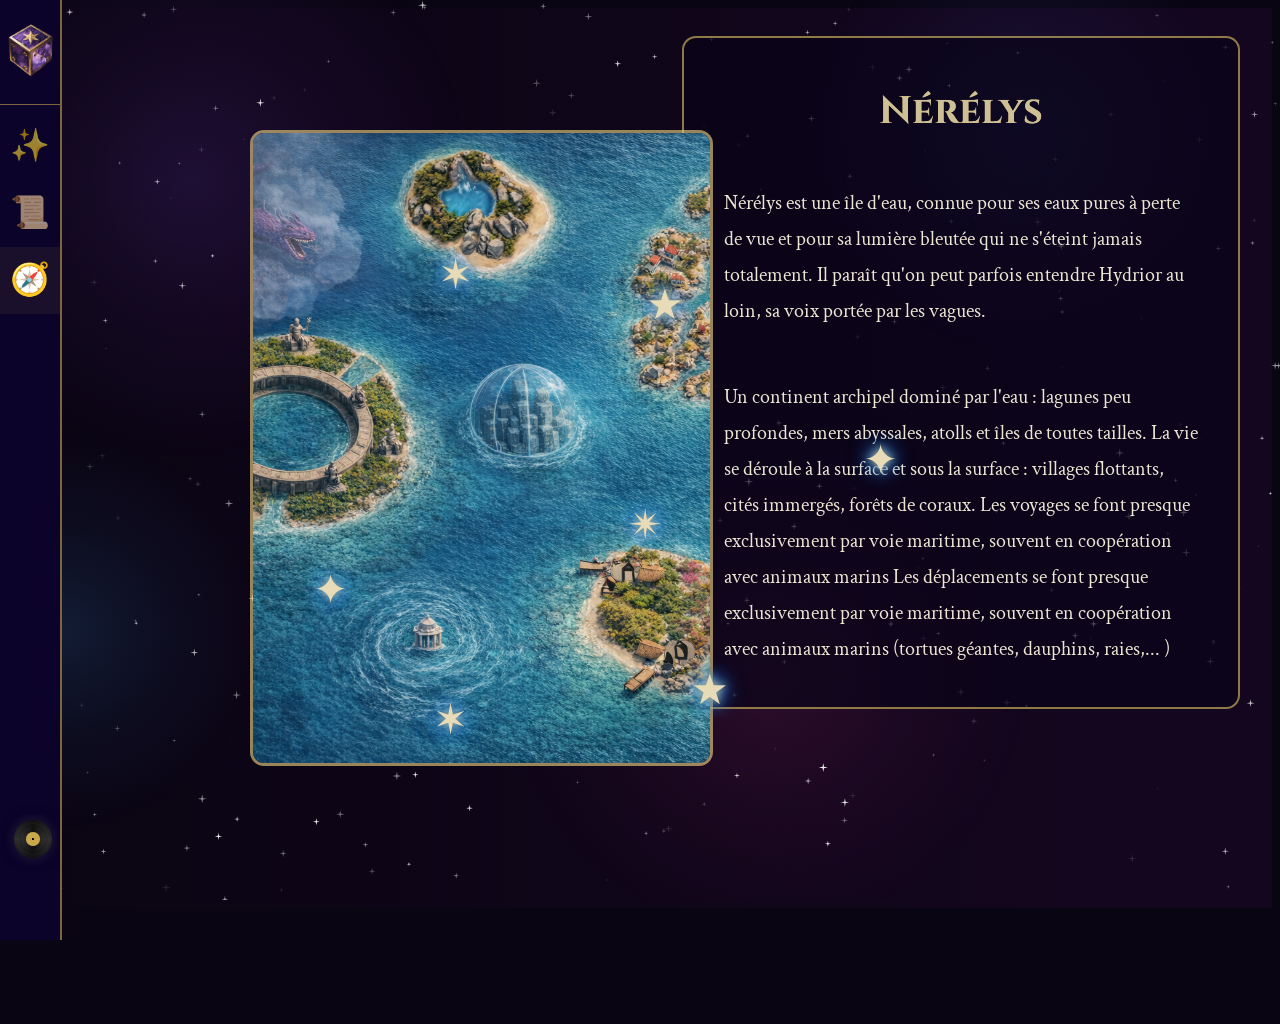
<file: nerelys.html>
<!DOCTYPE html>
<html>
  <head>
    <title>Astralis - Wiki Officiel</title>
    <link rel="icon" type="image/png" href="favicon.png">
    <link rel="stylesheet" href="style.css">
    <link href="https://fonts.googleapis.com/css2?family=Cinzel:wght@700&family=Crimson+Text:ital@1&display=swap" rel="stylesheet">
    <meta name="viewport" content="width=device-width, initial-scale=1.0, maximum-scale=1.0, viewport-fit=cover">
    <style>
      html, body {
        height: 100%;
      }

      body.nerelys-lock {
        overflow: hidden;
      }

      .nerelys-page {
        position: relative;
        z-index: 2;
        margin-left: 110px;
        min-height: 100vh;
        display: grid;
        grid-template-columns: 1.6fr 1fr;
        gap: 28px;
        align-items: center;
        padding: 32px;
      }

      .nerelys-image {
        width: 70%;
        height: calc(80vh - 90px);
        object-fit: cover;
        border-radius: 14px;
        border: 3px solid rgba(219, 193, 121, 0.685);
        margin-top: -200px;
        margin-left: 100px
      }
      
      .nerelys-map {
        position: relative;
      }

      .map-spot {
        position: absolute;
        width: 60px;
        height: 60px;
        cursor: pointer;
        border: none;
        padding: 0;
        margin: 0;
        background: transparent;
        display: flex;
        align-items: center;
        justify-content: center;
        transition: transform 0.2s ease;
      }

      .map-spot:hover,
      .map-spot.active {
        transform: scale(1.12);
      }

      .map-spot:focus-visible {
        outline: 2px solid rgba(201, 168, 76, 0.85);
        outline-offset: 4px;
      }

      .spot-star-icon {
        font-size: 2.6rem;
        line-height: 1;
        color: #e7dcb7;
        text-shadow:
          0 0 10px rgba(211, 185, 114, 0.95),
          0 0 22px rgb(1, 132, 255);
        filter: drop-shadow(0 0 4px rgba(48, 133, 243, 0.733));
        transition: color 0.2s ease, filter 0.2s ease;
        pointer-events: none;
      }

      .map-spot:hover .spot-star-icon,
      .map-spot.active .spot-star-icon {
        color: #fffffd;
        filter: drop-shadow(0 0 10px rgb(48, 133, 243, 0.733));
      }

      .spot-arene {
        left: 150px;
        top: 230px;
      }

      .spot-corallium {
        left: 530px;
        bottom: 50px;
      }

      .spot-vortex {
        left: 270px;
        bottom: 20px;
      }

      .spot-oceanide {
        left: 465px;
        top: 165px;
      }

      .spot-nerepolis {
        left: 700px;
        top: 100px;
      }

      .spot-combattants {
        left: 485px;
        top: -55px;
      }

      .spot-abysses {
        left: 275px;
        top: -85px;
      }

      

      .nerelys-panel {
        background: rgba(10, 5, 25, 0.72);
        border: 2px solid rgba(199, 171, 94, 0.705);
        border-radius: 14px;
        padding: 40px;
        margin-top: -355px;
        margin-left: -150px
      }

      .nerelys-title {
        margin: 15px 0 0 0;
        font-family: 'Cinzel', serif;
        font-size: 2.4rem;
        color: #cec095;
        text-align: center;
      }

      .nerelys-text {
        margin: 50px 0 0 0;
        font-family: 'Crimson Text', serif;
        font-size: 1.25rem;
        line-height: 1.8;
        color: #ece6d3;
      }

      @media (max-width: 768px) {

  /* on autorise le défilement */
  body.nerelys-lock { overflow: auto; }

  /* une seule colonne : carte en haut, texte en dessous */
  .nerelys-page {
    display: block;
    width: 100%;
    box-sizing: border-box;
    margin-left: 0;
    min-height: auto;
    padding: 16px 12px 110px;   /* 110px = place pour la barre du bas */
  }

  /* la carte prend toute la largeur */
  .nerelys-map {
    width: 100%;
    margin-bottom: 20px;
  }
  .nerelys-image {
    display: block;
    width: 100%;
    height: auto;
    margin: 0;
  }

  /* étoiles plus petites, centrées sur leur point */
  .map-spot {
    width: 44px;
    height: 44px;
    margin: -22px 0 0 -22px;
    bottom: auto;
  }
  .spot-star-icon { font-size: 1.8rem; }

  /* positions en % de l'image */
  .spot-arene      { left: 12%; top: 69%; }
  .spot-corallium  { left: 71%; top: 88%; }
  .spot-vortex     { left: 31%; top: 93%; }
  .spot-oceanide   { left: 61%; top: 59%; }
  .spot-nerepolis  { left: 94%; top: 49%; }
  .spot-combattants{ left: 64%; top: 26%; }
  .spot-abysses    { left: 32%; top: 22%; }

  /* le panneau de texte */
  .nerelys-panel {
    margin: 0;
    padding: 22px 18px;
  }
  .nerelys-title { font-size: 1.7rem; }
  .nerelys-text {
    margin-top: 20px;
    font-size: 1.05rem;
    line-height: 1.6;
  }
}
    </style>
  </head>
  
  <body class="nerelys-lock">
  <canvas id="stars"></canvas>

  <nav>
  <div class="sidebar">
    <div class="sidebar-logo">
    <img class="logo-icon" src="logode.png" alt="Logo Astralis">
    <span class="logo-text">ASTRALIS</span>
  </div>
    <ul>
      <li>
        <a href="accueil.html">
          <span class="sidebar-icon">✨</span>
          <span>Accueil</span>
        </a>
      </li>
      <li>
        <a href="lore.html">
          <span class="sidebar-icon">📜</span>
          <span>Lore</span>
        </a>
      </li>
      <li class="active">
        <a href="carte.html">
          <span class="sidebar-icon">🧭</span>
          <span>Carte</span>
        </a>
      </li>
    </ul>
  </div>
  </nav>

    <main class="nerelys-page">
      <div class="nerelys-map">
        <img class="nerelys-image" src="nerelys.png" alt="Ile de Nerelys">
        <button type="button" class="map-spot spot-abysses" id="spotAbysses" aria-label="Les Abysses">
          <span class="spot-star-icon spot-star-icon--abysses" aria-hidden="true">✶</span>
        </button>
        <button type="button" class="map-spot spot-combattants" id="spotCombattants" aria-label="L'île des combattants">
          <span class="spot-star-icon spot-star-icon--combattants" aria-hidden="true">★</span>
        </button>
        <button type="button" class="map-spot spot-nerepolis" id="spotNerepolis" aria-label="Nérépolis">
          <span class="spot-star-icon spot-star-icon--nerepolis" aria-hidden="true">✦</span>
        </button>
        <button type="button" class="map-spot spot-arene" id="spotArene" aria-label="L'arène">
          <span class="spot-star-icon" aria-hidden="true">✦</span>
        </button>
        <button type="button" class="map-spot spot-corallium" id="spotCorallium" aria-label="Corallium">
          <span class="spot-star-icon" aria-hidden="true">★</span>
        </button>
        <button type="button" class="map-spot spot-vortex" id="spotVortex" aria-label="Le Vortex">
          <span class="spot-star-icon spot-star-icon--vortex" aria-hidden="true">✶</span>
        </button>
        <button type="button" class="map-spot spot-oceanide" id="spotOceanide" aria-label="Océanide">
          <span class="spot-star-icon spot-star-icon--oceanide" aria-hidden="true">✴ </span>
        </button>
      </div>

      <section class="nerelys-panel">
        <h1 class="nerelys-title" id="locationTitle">Nérélys</h1>
        <p class="nerelys-text" id="locationText1">
            Nérélys est une île d'eau, connue pour ses eaux pures à perte de vue et pour sa lumière bleutée qui ne s'éteint jamais totalement. 
            Il paraît qu'on peut parfois entendre Hydrior au loin, sa voix portée par les vagues.
        </p>
        <p class="nerelys-text" id="locationText2">
            Un continent archipel dominé par l'eau : lagunes peu profondes, mers abyssales, atolls et îles de toutes tailles. 
            La vie se déroule à la surface et sous la surface : villages flottants, cités immergés, forêts de coraux. Les voyages se font presque exclusivement par voie maritime, souvent en coopération avec animaux marins 
            Les déplacements se font presque exclusivement par voie maritime, souvent en coopération avec animaux marins (tortues géantes, dauphins, raies,... )

        </p>
      </section>
    </main>

    <script>
      const locationTitle = document.getElementById('locationTitle');
      const locationText1 = document.getElementById('locationText1');
      const locationText2 = document.getElementById('locationText2');
      const mapSpots = document.querySelectorAll('.nerelys-map .map-spot');

      function selectSpot(btn) {
        mapSpots.forEach((b) => b.classList.remove('active'));
        btn.classList.add('active');
      }

      const spotArene = document.getElementById('spotArene');
      const spotCorallium = document.getElementById('spotCorallium');
      const spotVortex = document.getElementById('spotVortex');
      const spotOceanide = document.getElementById('spotOceanide');
      const spotNerepolis = document.getElementById('spotNerepolis');
      const spotCombattants = document.getElementById('spotCombattants');
      const spotAbysses = document.getElementById('spotAbysses');

      spotAbysses.addEventListener('click', () => {
        selectSpot(spotAbysses);
        locationTitle.textContent = 'Les Abysses';
        locationText1.textContent = "Les Abysses sont une prison creusée dans les profondeurs de Nérélys, là où la pression écrase la lumière et où le silence pèse plus lourd que les chaînes. On y enferme les pires criminels, ceux dont les crimes ont brisé la loi des marées.";
        locationText2.textContent = "Ses couloirs de basalte et de vitre noire descendent jusqu'à une fosse scellée : le cachot du Ner'Ghal, réservé à l'être que même les gardiens n'osent nommer qu'à voix basse.";
      });

      spotCombattants.addEventListener('click', () => {
        selectSpot(spotCombattants);
        locationTitle.textContent = "L'île des combattants";
        locationText1.textContent = "L'île des combattants est une île secrète, forgée lors de la Fracture par trois champions dont les noms ne figurent sur aucune carte officielle. On y accède par routes maritimes dérobées ou signaux connus seulement de la Ligue.";
        locationText2.textContent = "Aujourd'hui, elle sert de camp d'entraînement : arènes immergées, parcours de courants et salles de duel sous le vent y préparent les combattants aux épreuves du grand tournoi. Seuls les initiés savent la repérer à l'horizon.";
      });

      spotNerepolis.addEventListener('click', () => {
        selectSpot(spotNerepolis);
        locationTitle.textContent = 'Nérépolis';
        locationText1.textContent = "Nérépolis occupe le quartier nord-ouest de l'île : une cité dense où les toits d'ardoise bleutée et les canaux se croisent en un damier vivant.";
        locationText2.textContent = "La ville est partagée en quatre quartiers — marché, artisanat, savoir et docks — reliés par des passerelles et des places communes. Chaque secteur garde ses lois coutumières, mais tous se retrouvent au carrefour central lors des fêtes des marées.";
      });

      spotArene.addEventListener('click', () => {
        selectSpot(spotArene);
        locationTitle.textContent = "L'arène";
        locationText1.textContent = "L'arène est un bassin circulaire creusé dans la roche côtière, entouré de gradins de corail poli. On y organise des joutes nautiques et des duels rituellement arbitrés par les anciens marins.";
        locationText2.textContent = "Les spectateurs assistent depuis les balcons suspendus au-dessus des vagues ; le vainqueur reçoit une branche de nacre et le droit de sonner la cloche des marées jusqu'au prochain solstice.";
      });

      spotCorallium.addEventListener('click', () => {
        selectSpot(spotCorallium);
        locationTitle.textContent = 'Corallium';
        locationText1.textContent = "Corallium est une cité portuaire bâtie sur des récifs vivants, au sud-ouest de Nérélys. Ses pontons de pierre et de corail relient marchés, docks et sanctuaires marins.";
        locationText2.textContent = "Le lieu est réputé pour ses artisans des marées, ses convois maritimes et ses alliances avec les dauphins éclaireurs. Au crépuscule, les eaux autour de Corallium brillent d'un éclat turquoise.";
      });

      spotVortex.addEventListener('click', () => {
        selectSpot(spotVortex);
        locationTitle.textContent = 'Le Vortex';
        locationText1.textContent = "Le Vortex est un palais de justice immergé sous la grande mer de Nérélys : une coupole de verre et de nacre abrite les tribunaux, où les juges arbitrés par les courants rendent leurs sentences.";
        locationText2.textContent = "Les archives reposent dans des salles pressurisées, gardées par des sceaux de bioluminescence. Les plaideurs y descendent par ascenseurs à bulles ; au-dessus, le tourbillon de surface ne laisse deviner qu'une ombre lumineuse.";
      });

      spotOceanide.addEventListener('click', () => {
        selectSpot(spotOceanide);
        locationTitle.textContent = 'Océanide';
        locationText1.textContent = "Océanide est la capitale de Nérélys : au centre s'élève un immense dôme de cristal et d'or liquide, cœur du pouvoir et symbole de la couronne des marées.";
        locationText2.textContent = "La ville est entièrement submergée : palais, jardins suspendus et avenues lumineuses s'étendent sous l'eau, réservés aux plus fortunés. Les visiteurs admis découvrent une métropole où l'opulence se mesure aux bulles d'air privées et aux vues sur les abysses.";
      });

    function selectSpot(btn) {
  mapSpots.forEach((b) => b.classList.remove('active'));
  btn.classList.add('active');

  if (window.innerWidth <= 768) {
    document.querySelector('.nerelys-panel')
      .scrollIntoView({ behavior: 'smooth', block: 'start' });
  }
}
    </script>

    <script src="script.js"></script>
  </body>
</html>
</file>
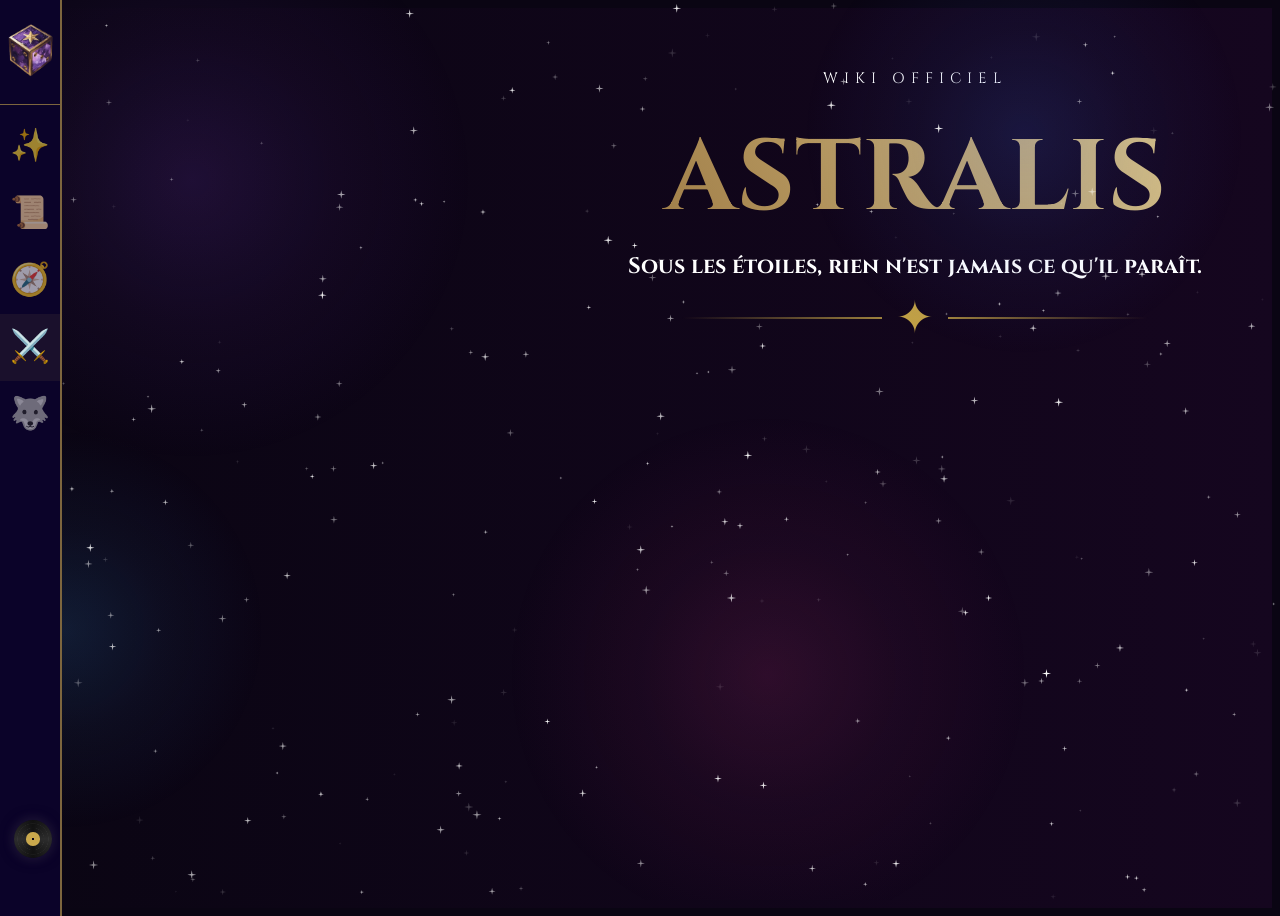
<file: personnages.html>
<!DOCTYPE html>
<html>
  <head>
    <title>Astralis - Wiki Officiel</title>
    <link rel="icon" type="image/png" href="favicon.png">
    <link rel="stylesheet" href="style.css">
    <link href="https://fonts.googleapis.com/css2?family=Cinzel:wght@700&family=Crimson+Text:ital@1&display=swap" rel="stylesheet">
  </head>

  <body>
    <canvas id="stars"></canvas>
  
      <div class="header">
        <div class="wiki-label">Wiki Officiel</div>
        <h1>ASTRALIS</h1>
        <h3>Sous les étoiles, rien n'est jamais ce qu'il paraît.</h6>
        <div class="divider">
          <div class="divider-line"></div>
          <div class="divider-diamond">✦</div>
          <div class="divider-line"></div>
        </div>
      </div>

      <nav>
        <div class="sidebar">
          <div class="sidebar-logo">
          <img class="logo-icon" src="logode.png" alt="Logo Astralis">
          <span class="logo-text">ASTRALIS</span>
        </div>
          <ul>
            <li>
              <a href="accueil.html">
                <span class="sidebar-icon">✨</span>
                <span>Accueil</span>
              </a>
            </li>
            <li>
              <a href="lore.html">
                <span class="sidebar-icon">📜</span>
                <span>Lore</span>
              </a>
            </li>
            <li>
              <a href="carte.html">
                <span class="sidebar-icon">🧭</span>
                <span>Carte</span>
              </a>
            </li>
            <li class="active">
              <a href="personnages.html">
                <span class="sidebar-icon">⚔️</span>
                <span>Héros</span>
              </a>
            </li>
            <li>
              <a href="bestiaire.html">
                <span class="sidebar-icon">🐺</span>
                <span>Bestiaire</span>
              </a>
            </li>
          </ul>
        </div>
      </nav>

      <script src="script.js"></script>
  </body>
</html>
</file>
<file: style.css>
html {
  background: #0a0513;
  overflow-x: clip;
  overscroll-behavior: none;
  -webkit-tap-highlight-color: rgba(0, 0, 0, 0) !important;
  -webkit-touch-callout: none;
}
body {
  overflow-x: clip;
  max-width: 100%;
  touch-action: pan-y;          
  -webkit-tap-highlight-color: rgba(0, 0, 0, 0) !important;
  -webkit-touch-callout: none;
}

/* Fondu entrée accueil */
body {
  animation: fadeIn 1s ease forwards;
}

@keyframes fadeIn {
  from { opacity: 0; }
  to   { opacity: 1; }
}

/* Accueil */
body {
  background: linear-gradient(to right, #0a0513, #15061f);
  display: flex;
  flex-direction: column;
  align-items: flex-start; 
  padding-top: 60px; 
  min-height: 100vh;
  box-sizing: border-box;
}

/* Etoiles */
canvas#stars {
    position: fixed;
    top: 0;
    left: 0;
    width: 100%;
    height: 100%;
    z-index: 0;
    pointer-events: none;
}

/*musique */

.musique-panneau {
  display: flex;
  flex-direction: column;
  align-items: center;
  box-sizing: border-box;
  white-space: normal;
}

/* Le vinyle */
.vinyle {
  flex-shrink: 0;
  width: 110px;
  height: 110px;
  border-radius: 50%;
  display: flex;
  align-items: center;
  justify-content: center;
  background:
    radial-gradient(circle,
      transparent 0 24%, rgba(255,255,255,0.07) 25%, transparent 27%,
      transparent 40%, rgba(255,255,255,0.06) 41%, transparent 43%,
      transparent 56%, rgba(255,255,255,0.06) 57%, transparent 59%),
    conic-gradient(#111, #2c2c2c, #111, #2c2c2c, #111);
  box-shadow: 0 0 14px rgba(0, 0, 0, 0.6), 0 0 12px rgba(183, 156, 255, 0.25);
  animation: vinyle-tour 4s linear infinite;
  animation-play-state: paused;
}
.vinyle.tourne {
  animation-play-state: running;
}
.vinyle-etiquette {
  width: 36%;
  height: 36%;
  border-radius: 50%;
  background: radial-gradient(circle, #0a0519 0 8%, #c9a84c 9% 100%);
}
@keyframes vinyle-tour {
  to { transform: rotate(360deg); }
}

/* Titre et boutons */
.musique-titre {
  margin: 10px 0 0;
  font-family: 'Cinzel', serif;
  font-size: 1.2rem;
  letter-spacing: 0.06em;
  text-align: center;
  color: #b584d1;
}
.musique-controles {
  display: flex;
  gap: 8px;
  margin-top: 10px;
}
.m-btn {
  width: 34px;
  height: 34px;
  border-radius: 50%;
  border: 1px solid #c9a84c00;
  background: rgba(10, 5, 25, 0);
  color: #ccc4ae;
  font-size: 1.4rem;
  cursor: pointer;
  transition: color 0.3s, background 0.3s, box-shadow 0.3s;
  -webkit-tap-highlight-color: transparent;
}

/* Barre de volume dorée */
.musique-volume {
  -webkit-appearance: none;
  appearance: none;
  width: 100%;
  height: 14px;
  margin-top: 10px;
  background: transparent;
  cursor: pointer;
  --v: 35%;
}
.musique-volume::-webkit-slider-runnable-track {
  height: 4px;
  border-radius: 4px;
  background: linear-gradient(to right,
    #c9a84c var(--v), rgba(255, 255, 255, 0.15) var(--v));
}
.musique-volume::-moz-range-track {
  height: 4px;
  border-radius: 4px;
  background: linear-gradient(to right,
    #c9a84c var(--v), rgba(255, 255, 255, 0.15) var(--v));
}
.musique-volume::-webkit-slider-thumb {
  -webkit-appearance: none;
  width: 14px;
  height: 14px;
  margin-top: -5px;
  border-radius: 50%;
  background: #e8d8a0;
  border: 2px solid #c9a84c;
  box-shadow: 0 0 8px rgba(201, 168, 76, 0.6);
}
.musique-volume::-moz-range-thumb {
  width: 10px;
  height: 10px;
  border-radius: 50%;
  background: #e8d8a0;
  border: 2px solid #c9a84c;
  box-shadow: 0 0 8px rgba(201, 168, 76, 0.6);
}


@media (min-width: 769px) {
  
  .musique-panneau {
    align-self: stretch;
    margin: auto 0 60px 50px;   
    padding: 0 0 0 6px;     
  }

  .musique-panneau .vinyle {
    width: 38px;
    height: 38px;
    transition: width 0.32s cubic-bezier(.4,0,.2,1), height 0.32s cubic-bezier(.4,0,.2,1);
    -webkit-tap-highlight-color: transparent;
  }

  .musique-titre,
  .musique-controles,
  .musique-volume {
    max-height: 0;
    margin-top: 0;
    opacity: 0;
    overflow: hidden;
    pointer-events: none;
    transition: max-height 0.32s, margin-top 0.32s, opacity 0.2s;
  }
  .musique-volume {
    width: calc(100% - 40px);
  }

  .sidebar:hover .musique-panneau .vinyle {
    width: 110px;
    height: 110px;
  }
  .sidebar:hover .musique-titre {
    max-height: 40px;
    margin-top: 25px;
    opacity: 1;
    pointer-events: auto;
  }
  .sidebar:hover .musique-controles {
    max-height: 40px;
    margin-top: 12px;
    opacity: 1;
    pointer-events: auto;
  }
  .sidebar:hover .musique-volume {
    max-height: 14px;
    margin-top: 14px;
    opacity: 1;
    pointer-events: auto;
  }
}

@media (max-width: 768px) {
  .musique-panneau {
    position: fixed;
    left: 12px;
    bottom: 92px;
    width: 160px;
    padding: 12px 10px;
    background: rgba(10, 5, 25, 0.92);
    border: 1px solid rgba(201, 168, 76, 0.5);
    border-radius: 16px;
  }
  .vinyle {
    width: 80px;
    height: 80px;
  }
}

.header {
  text-align: center;
  margin-left: 600px;
}

.wiki-label {
  font-family: 'Cinzel', serif;
  font-size: 15px;
  letter-spacing: 6px;
  color: #ffffff;
  text-transform: uppercase;
  margin-bottom: 40px;
}

h1 {
  font-family: 'Cinzel', serif;
  font-size: 100px;
  font-weight: 700;
  color: #c9a84c;
  margin: 0;
  line-height: 1;
  
  color: transparent;
  background-image: linear-gradient(60deg, #9c7944, #ddc78a);
  background-clip: text;
  padding-bottom: .2rem;
}

h3 {
  font-family: 'Cinzel', serif;
  font-size: 22px;
  color: #ffffff;
  margin: 20px;
}

/* Ligne de séparation */

.divider {
  display: flex;
  align-items: center;
  justify-content: center;
  gap: 14px;
  margin-top: -10px;
}

.divider-line {
  width: 200px;
  height: 2px;
  background: linear-gradient(to right, transparent, #c0a046);
  opacity: 0.8;
}

.divider-line:last-child {
  background: linear-gradient(to left, transparent, #c0a046);
}

.divider-diamond {
  color: #c0a046;
  font-size: 45px;
}


/* Menu latéral */
.sidebar {
  position: fixed;
  top: 0px;
  left: -50px;
  width: 110px;
  height: 100vh;
  background-color: #0b0329;
  overflow: hidden;
  transition: width 0.32s cubic-bezier(.4,0,.2,1);
  color: white;
  border-right: 2px solid rgba(201, 168, 76, 0.603);
  z-index: 200;
  display: flex;
  flex-direction: column;
  padding: 20px 0;
  gap: 2px;
}
.sidebar:hover {
  width: 260px;
}
.sidebar li {
  display: flex;
  align-items: center;
  gap: 14px;
  padding: 12px 20px;
  cursor: pointer;
  position: relative;
  color: rgba(230, 229, 229, 0.603);
  transition: color 0.2s, background 0.2s;
  white-space: nowrap;
  font-family: 'Cinzel', serif;
  font-size: 17px;
  letter-spacing: 2px;
}

.sidebar li:hover {
  color: #d6d1c2;
  background: rgba(255, 255, 253, 0.08);
}

.sidebar-icon {
  font-size: 32px;   
  min-width: 32px;  
  text-align: center;
  flex-shrink: 0;
}

.sidebar-logo {
  display: flex;
  align-items: center;
  gap: 1px;
  padding: 5px 20px;
  margin-bottom: -10px;
  border-bottom: 1px solid rgba(201, 168, 76, 0.603);
  overflow: hidden;
}

.logo-icon {
  width: 90px;
  height: 90px;
  min-width: 90px;
  object-fit: contain;
  flex-shrink: 0;
  mix-blend-mode: lighten; 
  margin-left: 16px;
  margin-top: -16px;
}

.logo-text {
  font-family: 'Cinzel', serif;
  font-size: 18px;
  letter-spacing: 3px;
  color: #ecd8ac;
  white-space: nowrap;
  opacity: 0;
  transition: opacity 0.2s ease;
  margin-top: -22px;
}

.sidebar:hover .logo-text {
  opacity: 1;
}

.sidebar ul li a {
    text-decoration: none;
    color: inherit;
    display: flex;
    align-items: center;
    gap: 10px;
}

.sidebar ul li.active {
    color: #c9a84c;
    background: rgba(201,168,76,0.08);
}

/* — FIL D'ACTU — */
.fil-actu {
  margin: 60px auto;
  margin-left: 180px;
  max-width: 600px;
  padding: 0 40px;
}

.section-titre {
  font-family: 'Cinzel', serif;
  font-size: 14px;
  letter-spacing: 5px;
  text-transform: uppercase;
  color: #ffffff;
  margin-bottom: 24px;
  padding-bottom: 12px;
  border-bottom: 1px solid #c0a046;
}

.actu-nom {
  color: white; 
}
  

.actu-item {
  display: flex;
  align-items: center;
  gap: 16px;
  padding: 8px 14px;
  margin-bottom: 6px;
  background: rgba(167, 167, 167, 0.103);
  border: 1px solid rgba(255, 255, 255, 0.07);
  border-radius: 3px;
  border-left: 3px solid;
  cursor: pointer;
  transition: all 0.3s ease;
  width: 700px;
  height: 35px;
}

.actu-type {
  font-family: 'Cinzel', serif;
  font-size: 10px;
  letter-spacing: 1px;
  text-transform: uppercase;
  padding: 4px 10px;
  border-radius: 3px;
  border: 1px solid;
  min-width: 100px;
  text-align: center;
}

/* Couleurs par type */
.actu-type.chapitre   { background: #1a2a4a; color: #4986e0; border-color: #5f92df; }
.actu-type.personnage { background: #424018; color: #ddc03e; border-color: #caa839; }
.actu-type.bestiaire  { background: #2a1010; color: #e9493e; border-color: #c7271b; }
.actu-type.carte      { background: #1c2c1c; color: #38bd33; border-color: #4aaa6a; }
.actu-type.divinite   { background: #342741; color: #a281d6; border-color: #704fbe; }

.actu-item:has(.actu-type.chapitre)   { border-left-color: #3a73b4; }
.actu-item:has(.actu-type.personnage) { border-left-color: #c2a731; }
.actu-item:has(.actu-type.bestiaire)  { border-left-color: #cf3429; }
.actu-item:has(.actu-type.carte)      { border-left-color: #4aaa6a; }
.actu-item:has(.actu-type.divinite)   { border-left-color: #5c2a96; }

/* Néon hover de la couleur du type */
.actu-item:has(.actu-type.chapitre):hover {
  box-shadow: 0 0 14px rgba(74, 158, 187, 0.5),
              inset 0 0 18px rgba(74, 158, 187, 0.08);
  border-color: rgba(74, 158, 187, 0.4);
  border-left-color: #4a9ebb;
}
.actu-item:has(.actu-type.personnage):hover {
  box-shadow: 0 0 14px rgba(194, 167, 49, 0.5),
              inset 0 0 18px rgba(194, 167, 49, 0.08);
  border-color: rgba(194, 167, 49, 0.4);
  border-left-color: #c2a731;
}
.actu-item:has(.actu-type.bestiaire):hover {
  box-shadow: 0 0 14px rgba(207, 52, 41, 0.5),
              inset 0 0 18px rgba(207, 52, 41, 0.08);
  border-color: rgba(207, 52, 41, 0.4);
  border-left-color: #cf3429;
}
.actu-item:has(.actu-type.carte):hover {
  box-shadow: 0 0 14px rgba(74, 170, 106, 0.5),
              inset 0 0 18px rgba(74, 170, 106, 0.08);
  border-color: rgba(74, 170, 106, 0.4);
  border-left-color: #4aaa6a;
}
.actu-item:has(.actu-type.divinite):hover {
  box-shadow: 0 0 14px rgba(217, 97, 228, 0.5),
              inset 0 0 18px rgba(217, 97, 228, 0.08);
  border-color: rgba(217, 97, 228, 0.4);
  border-left-color: #d961e4;
}

/* Statut fil d'actualité */
.actu-statut {
  font-family: 'Cinzel', serif;
  font-size: 10px;
  letter-spacing: 2px;
  text-transform: uppercase;
  padding: 4px 10px;
  border: 1px solid;
  border-radius: 3px;
  margin-left: auto;
}

.actu-statut.termine  { color: #7ad498; border-color: #6baa80; background-color: #4aaa6a2a; }
.actu-statut.maj  { color: #cc906e; border-color: #bb6b29; background-color: #ce844721; }
.actu-statut.nouveau      { color: #79ddd5; border-color: #359fc2; background-color: #68b8d323;}
.actu-statut.preparation { color: #d188cb; border-color: #c258c2; background-color: #bb4a4a23;}

.fil-actu a {
  text-decoration: none;
  color: inherit;
}

/* Lore */
/*Cases */
.arcs-section {
  padding: 60px 40px;
  display: flex;
  justify-content: center;
  margin-left: -85px;
}

.arcs-grid {
  display: grid;
  grid-template-columns: repeat(4, 160px);
  gap: 20px;
}

.arc-link {
  text-decoration: none;
  color: inherit;
  display: flex;          
}

.arc-card {
  width: 100%;            
  min-height: 120px;    
  box-sizing: border-box;
  border: 1px solid #c9a84c;
  border-radius: 8px;
  padding: 24px 16px;
  display: flex;
  flex-direction: column;
  align-items: center;
  justify-content: center; 
  gap: 10px;
  background: rgba(255, 255, 255, 0.04);
  cursor: pointer;
  transition: background 0.3s, box-shadow 0.3s;
}

.arc-card:hover {
  background: rgba(201, 168, 76, 0.1);
  box-shadow: 0 0 12px rgba(201, 168, 76, 0.3);
}

.arc-number {
  font-family: 'Cinzel', serif;
  font-size: 1.4rem;
  color: #c9a84c;
}

.arc-title {
  font-family: 'Cinzel', serif;
  font-size: 0.75rem;
  color: #ffffff;
  text-align: center;
  letter-spacing: 0.05em;
  text-transform: uppercase;
}

/*Spoil Warning */
.spoil-zone {
  position: relative;
  margin-left: -20px;
  margin-top: 300px;
  max-width: 660px;
  min-height: 300px;
}

.spoil-nuage {
  position: absolute;
  inset: -80px -120px;
  z-index: 2;
  display: flex;
  align-items: center;
  justify-content: center;
  transition: opacity 1.5s ease, filter 1.5s ease;
}

.nuage-img {
  position: absolute;
  inset: 0;
  width: 200%;
  height: 130%;
  object-fit: cover;
  opacity: 0.70;
  margin-left: -300px;
}

.spoil-texte-zone {
  position: relative;
  z-index: 3;
  display: flex;
  flex-direction: column;
  align-items: center;
  gap: 30px;
  text-align: center;
  padding: 150px;
  margin-top: 100px;
}

.spoil-nuage.dissipe {
  opacity: 0;
  filter: blur(20px);
  pointer-events: none;
}

.spoil-content {
  filter: blur(8px);
  transition: filter 1.5s ease;
}

.spoil-zone:has(.dissipe) .spoil-content {
  filter: none;
}

.spoil-message p {
  font-family: 'Cinzel', serif;
  font-size: 1.5rem;
  color: #e8d8a0;
  line-height: 2;
  letter-spacing: 0.06em;
  text-align: center;
  text-shadow: 0 0 12px rgba(70, 16, 170, 0.658);
  margin-bottom: 30px;
}

.spoil-message em {
  color: #c9a84c;
}

.spoil-passer {
  font-family: 'Cinzel', serif;
  font-size: 0.78rem;
  letter-spacing: 0.15em;
  color: #1a0f2e;
  background: #c9a84c;
  border: none;
  border-radius: 50px;
  padding: 10px 28px;
  cursor: pointer;
  transition: background 0.3s, box-shadow 0.3s;
}

.spoil-passer:hover {
  background: #e8d8a0;
  box-shadow: 0 0 14px rgba(201, 168, 76, 0.4);
}

/* Lore Spoil */
.spoil-content p {
  font-family: 'Crimson Text', Georgia, serif;
  font-size: 1.30rem;
  line-height: 2;
  color: #d3c4a0;
  margin-bottom: 28px;
  text-align: left;
}

.lore-titre {
  font-family: 'Cinzel', serif;
  color: #c9a84c;
  font-weight: 700;
  font-size: 1.2rem;
}

/* Chapitres */ 
.chapitre-wrapper {
  margin-left: 400px;
  margin-top: 100px;
  padding: 60px 60px 80px 60px;
  max-width: 820px;
  color: #e8d8a0;
  min-height: 100vh;
}

.chapitre-content {
  background: rgba(10, 5, 25, 0.6);
  backdrop-filter: blur(4px);
  border-radius: 30px;
  padding: 40px 50px;
  margin-bottom: 100px;
}

.chapitre-header {
  text-align: center;
  margin-bottom: 60px;
}

.chapitre-label {
  font-family: 'Cinzel', serif;
  font-size: 0.85rem;
  letter-spacing: 0.25em;
  color: #ffffff;
  margin-bottom: 12px;
}

.chapitre-title {
  font-family: 'Cinzel', serif;
  font-size: 2.4rem;
  color: #c9a84c;
  font-weight: 700;
  margin-bottom: 24px;
}

.chapitre-content p {
  font-family: 'Crimson Text', Georgia, serif;
  font-size: 1.30rem;
  line-height: 2;
  color: #d3c4a0;
  margin-bottom: 28px;
  text-align: left;
}

.dialogue-block {
  border-left: 2px solid #bbac78;
  padding-left: 24px;
  margin: 32px 0;
}

.dialogue-block p {
  font-family: 'Crimson Text', Georgia, serif;
  font-size: 1.3rem;
  line-height: 2;
  color: #d6d6d6;
  margin-bottom: 16px;
}

.dialogue-reve-block {
  border-left: 2px solid #bbac78;
  padding-left: 24px;
  margin: 32px 0;
}

.dialogue-reve-block p {
  font-family: 'Crimson Text', Georgia, serif;
  font-size: 1.3rem;
  line-height: 2;
  color: #e99ccd;
  font-style: italic;
  margin-bottom: 16px;
}

.reve-block p {
  font-family: 'Crimson Text', Georgia, serif;
  font-size: 1.3rem;
  line-height: 2;
  color: #e99ccd;
  font-style: italic;
  margin-bottom: 16px;
}

.dialogue-conte-block p {
  font-family: 'Crimson Text', Georgia, serif;
  font-size: 1.3rem;
  line-height: 2;
  color: #9ccae9;
  font-style: italic;
  margin-bottom: 16px;
}

.conte-block p {
  font-family: 'Crimson Text', Georgia, serif;
  font-size: 1.3rem;
  line-height: 2;
  color: #9ccae9;
  font-style: italic;
  margin-bottom: 16px;
}
.conte {
  font-style: italic;
  color: #8fb4e3;
}
/* Legende */ 
.legende {
  font-family:'Cinzel', serif;
  position: fixed; 
  top: 30px;
  right: 30px;
  padding: 8px 85px;
  font-size: 1.1rem;
  line-height: 1.6;
  background: rgba(10, 10, 30, 0.75);
  backdrop-filter: blur(4px);
  border: 1px solid #c9a84c52;
  border-radius: 8px;
  z-index: 100;
}
.legende p {
  margin: 0;
}
.legende-titre {
  font-weight: bold;
  margin-bottom: 4px !important;
  color: #c9a84c;
  font-size: 1.75rem;
}
.legende .l-conte    { color: #9ccae9; }
.legende .l-reve     { color: #e99ccd; }
.legende .l-dialogue { color: #d6d6d6; }
.legende .l-recit    { color: #d3c4a0; }

.pastille {
  display: inline-block;
  width: 15px;
  height: 15px;
  border-radius: 20%;
  margin-right: 6px;
}
.p-conte    { background: #6fa8ff; }
.p-reve     { background: #ff8ac8; }
.p-dialogue { background: #ffffff; }
.p-recit    { background: #d3c4a0; }


.chapitre-retour {
  position: fixed;
  bottom: 125px;
  left: 1650px;
  z-index: 150;
  font-family: 'Cinzel', serif;
  font-size: 1rem;
  color: #c9a84c;
  text-decoration: none;
  letter-spacing: 0.08em;
  background: rgba(10, 5, 25, 0.85);
  backdrop-filter: blur(4px);
  transition: color 0.3s, background 0.3s, box-shadow 0.3s;
  border: 1px solid #c9a84c;
  border-radius: 50px;
  padding: 10px 20px;
}

.chapitre-retour:hover {
  color: #faf8f8;
  background: #66510e;
  box-shadow: 0 0 14px rgb(238, 208, 76);
}

/* Marque-pages */
.marquepage-bar {
  position: fixed;
  right: 24px;
  bottom: 24px;
  z-index: 150;
  display: flex;
  flex-direction: column;
  align-items: flex-end;
  gap: 10px;
}

.marquepage-reprise {
  display: none;
  gap: 6px;
}

.marquepage-btn {
  font-family: 'Cinzel', serif;
  font-size: 0.85rem;
  letter-spacing: 0.08em;
  color: #7ec779;
  background: rgb(0, 0, 0);
  backdrop-filter: blur(4px);
  border: 1px solid #225c2b;
  border-radius: 50px;
  padding: 10px 20px;
  cursor: pointer;
  transition: color 0.3s, background 0.3s, box-shadow 0.3s;
}
.marquepage-btn:hover {
  color: #fffdfd;
  background: #093509;
  box-shadow: 0 0 14px rgb(120, 221, 100);
}
.delete-marquepage-btn {
  font-size: 0.85rem;
  color: #9c0e0e;
  background: rgb(0, 0, 0);
  backdrop-filter: blur(4px);
  border: 1px solid #9c0e0e;
  border-radius: 50px;
  padding: 10px 20px;
  cursor: pointer;
  transition: color 0.3s, background 0.3s, box-shadow 0.3s;
}
.delete-marquepage-btn:hover {
  color: #faf8f8;
  background: #640303;
  box-shadow: 0 0 14px rgb(255, 67, 67);
}
.reprendre-marquepage-btn {
  font-family: 'Cinzel', serif;
  font-size: 0.85rem;
  letter-spacing: 0.08em;
  color: #7ea4d6;
  background: rgb(0, 0, 0);
  backdrop-filter: blur(4px);
  border: 1px solid #4c7ec9;
  border-radius: 50px;
  padding: 10px 20px;
  cursor: pointer;
  transition: color 0.3s, background 0.3s, box-shadow 0.3s;
}
.reprendre-marquepage-btn:hover {
  color: #faf8f8;
  background: #061a5a;
  box-shadow: 0 0 14px rgb(55, 83, 209);
}

.marquepage-ruban {
  display: none;
  position: absolute;
  left: 10px;
  font-size: 1.5rem;
  line-height: 1;
  transform: translateY(-50%);
  pointer-events: none;
  filter: drop-shadow(0 0 6px rgb(157, 73, 212));
}
.marquepage-bar > .marquepage-btn {
  order: 1;
}
.marquepage-bar > .marquepage-reprise {
  order: 2;
}
.marquepage-bar > .chapitre-retour {
  position: static;
  order: 0;
  margin: 0;
}

.marquepage-toast {
  position: fixed;
  left: 50%;
  bottom: 90px;
  transform: translateX(-50%) translateY(10px);
  z-index: 160;
  font-family: 'Cinzel', serif;
  font-size: 0.8rem;
  letter-spacing: 0.08em;
  color: #e8d8a0;
  background: rgba(10, 5, 25, 0.92);
  border: 1px solid #c9a84c;
  border-radius: 50px;
  padding: 10px 22px;
  opacity: 0;
  pointer-events: none;
  transition: opacity 0.3s, transform 0.3s;
}

.marquepage-toast.visible {
  opacity: 1;
  transform: translateX(-50%) translateY(0);
}

/* Pastille sur les cartes de la page Lore */
.arc-link .arc-card {
  position: relative;
}

.arc-marque {
  position: absolute;
  top: 6px;
  right: 8px;
  font-size: 1rem;
  filter: drop-shadow(0 0 4px rgba(201, 168, 76, 0.7));
}

@media (max-width: 768px) {
  .marquepage-bar {
    right: 12px;
    bottom: 92px;
  }
  .marquepage-btn {
    font-size: 0.68rem;
    padding: 8px 14px;
  }
  .marquepage-toast {
    bottom: 170px;
  }
}

/* Version téléphone */
@media (max-width: 768px) {

  body {
    align-items: stretch;
    padding-top: 30px;
    padding-left: 64px;      
  }

  .sidebar,
  .sidebar:hover {
    top: auto;
    bottom: 0;
    left: 0;
    width: 100%;
    height: 76px;
    flex-direction: row;
    padding: 0;
    gap: 0;
    border-right: none;
    border-top: 2px solid rgba(201, 168, 76, 0.603);
    transition: none;
  }

  .sidebar-logo {
    display: none;
  }

  .sidebar ul {
    display: flex;
    flex-direction: row;
    width: 100%;
    margin: 0;
    padding: 0;
    list-style: none;
  }

  .sidebar ul li {
    flex: 1;
    height: 76px;
    padding: 0;
    gap: 0;
    justify-content: center;
    font-size: 10px;
    letter-spacing: 0.5px;
  }

  .sidebar ul li a {
    flex-direction: column;   
    justify-content: center;
    align-items: center;
    gap: 4px;
    width: 100%;
    height: 100%;
  }

  .sidebar-icon {
    font-size: 26px;
    min-width: 0;
    line-height: 1;
  }

  body {
    padding-left: 0;
    padding-bottom: 96px;
  }
  
  /* En-tête */
  .header {
    margin-left: 0;
    padding: 0 12px;
  }
  .wiki-label {
    font-size: 11px;
    letter-spacing: 4px;
    margin-bottom: 20px;
  }
  h1 {
    font-size: clamp(34px, 11vw, 64px);
  }
  h3 {
    font-size: 14px;
    margin: 14px 0;
  }
  .divider { margin-top: 0; gap: 8px; }
  .divider-line { width: 50px; }
  .divider-diamond { font-size: 30px; }

  /* Fil d'actualité */
  .fil-actu {
    margin: 30px 0;
    margin-left: 0;
    padding: 0 12px;
    max-width: none;
  }
  .section-titre {
    font-size: 10px;
    letter-spacing: 3px;
  }
  .fil-actu a {
    display: block;
  }
    .actu-item {
    width: auto;
    height: auto;
    display: grid;
    grid-template-columns: 80px 1fr;  
    align-items: center;
    gap: 8px 10px;
    padding: 10px;
  }
  .actu-type {
    grid-column: 1;
    grid-row: 1;
    min-width: 0;
    width: 100%;                        
    box-sizing: border-box;
    font-size: 11px;
    padding: 3px 0;
    white-space: nowrap;
    text-align: center;
    align-self: center;
  }
  .actu-nom {
    grid-column: 2;
    grid-row: 1;
    align-self: center;     
    justify-self: start;   
    text-align: left;
    margin: 4px;
    font-size: 18px;
    margin-bottom: -25px;
  }
  .actu-statut {
    grid-column: 1 / -1;  
    grid-row: 2;
    justify-self: start;
    margin-left: 0px;
    font-size: 10px;
    letter-spacing: 1px;
    padding: 3px 6px;
    white-space: nowrap;
  }

    /* ===== Page Lore ===== */
  .arcs-section {
    margin-left: 0;
    padding: 20px 0;
    width: 100%;
    position: relative;
    z-index: 5;
  }
  .arcs-grid {
    grid-template-columns: repeat(2, 1fr);
    gap: 12px;
    width: 100%;
    padding: 0 16px;
    box-sizing: border-box;
  }
  .arc-card {
    padding: 18px 10px;
    position: relative;
    z-index: 5;
  }

  /* Zone de spoil */
  .spoil-zone {
    margin: 120px 4% 0;
    max-width: none;
    min-height: 0;
  }
  .spoil-nuage {
    inset: 10% 0;
    overflow: visible;
    container-type: size;
    pointer-events: none;      
  }
  .nuage-img {
    inset: auto;            
    top: 50%;
    left: 38%;
    width: 350cqh;        
    height: 180cqw;         
    margin: 0;
    object-fit: contain;
    object-position: center;
    transform: translate(-50%, -50%) rotate(90deg);
  }
  .spoil-texte-zone {
    padding: 40px 20px;
    margin-top: -110px;
    gap: 20px;
  }
  .spoil-texte-zone,
  .spoil-passer {
  pointer-events: auto;
  }
  .spoil-message p {
    font-size: 0.85rem;
    line-height: 1.7;
    margin-bottom: 30px;
    margin-top: 20px;
  }
  .spoil-content p {
    font-size: 1.10rem;
    line-height: 1.8;
  }

  /*Musiques*/
  .musique-panneau {
    position: fixed;
    left: 12px;
    bottom: 92px;
    width: 56px;
    padding: 8px;
    border-radius: 28px;
    background: rgba(10, 5, 25, 0.92);
    border: 1px solid rgba(201, 168, 76, 0.5);
    transition: width 0.32s cubic-bezier(.4,0,.2,1),
                padding 0.32s, border-radius 0.32s;
    z-index: 210;
  }
  .musique-panneau .vinyle {
    width: 38px;
    height: 38px;
    cursor: pointer;
    transition: width 0.32s cubic-bezier(.4,0,.2,1),
                height 0.32s cubic-bezier(.4,0,.2,1);
  }
  .musique-titre,
  .musique-controles,
  .musique-volume {
    max-height: 0;
    margin-top: 0;
    opacity: 0;
    overflow: hidden;
    pointer-events: none;
    transition: max-height 0.32s, margin-top 0.32s, opacity 0.2s;
  }

  /* Ouvert : au toucher */
  .musique-panneau.ouvert {
    width: 160px;
    padding: 12px 10px;
    border-radius: 16px;
  }
  .musique-panneau.ouvert .vinyle {
    width: 80px;
    height: 80px;
  }
  .musique-panneau.ouvert .musique-titre {
    max-height: 60px;
    margin-top: 10px;
    opacity: 1;
    pointer-events: auto;
  }
  .musique-panneau.ouvert .musique-controles {
    max-height: 40px;
    margin-top: 10px;
    opacity: 1;
    pointer-events: auto;
  }
  .musique-panneau.ouvert .musique-volume {
    max-height: 14px;
    margin-top: 10px;
    opacity: 1;
    pointer-events: auto;
  }

  /* Page chapitre */
  .chapitre-wrapper {
    margin: 10px 0 0;
    padding: 0 8px 140px;
    max-width: none;
    width: 100%;
    box-sizing: border-box;
    min-height: 0;
  }

  .chapitre-header {
    margin-bottom: 30px;
  }
  .chapitre-label {
    font-size: 0.7rem;
    letter-spacing: 0.2em;
  }
  .chapitre-title {
    font-size: 1.6rem;
    margin-bottom: 16px;
  }

  .chapitre-content {
  padding: 28px 22px 10px 20px;
  border-radius: 20px;
  margin-bottom: 40px;
}

  .chapitre-content p,
  .dialogue-block p,
  .dialogue-reve-block p,
  .reve-block p,
  .dialogue-conte-block p,
  .conte-block p {
  font-size: 1.1rem;
  line-height: 1.95;
  margin-bottom: 26px;
}
.dialogue-block,
.dialogue-reve-block {
  padding-left: 16px;
  margin: 28px 0;
}

  .legende {
    padding: 10px 16px;
    font-size: 0.85rem;
    line-height: 1.6;
    position: static !important;
    right: auto !important;
    width: fit-content;
    margin: 0 0 80px auto;
    z-index: auto;
  }

  .legende-titre {
    font-size: 1.35rem;
  }
  .pastille {
    width: 14px;
    height: 14px;
    margin-right: 7px;
  }


  .marquepage-bar {
    gap: 6px;
  }
  .chapitre-retour {
    font-size: 0.7rem;
    padding: 7px 14px;
  }
  .marquepage-btn,
  .reprendre-marquepage-btn,
  .delete-marquepage-btn {
    font-size: 0.65rem;
    padding: 7px 12px;
  }
  .marquepage-ruban {
    left: -13px;
    font-size: 1.1rem;
  }
  .sidebar-icon {
    font-size: 22px;
  }

}
</file>
